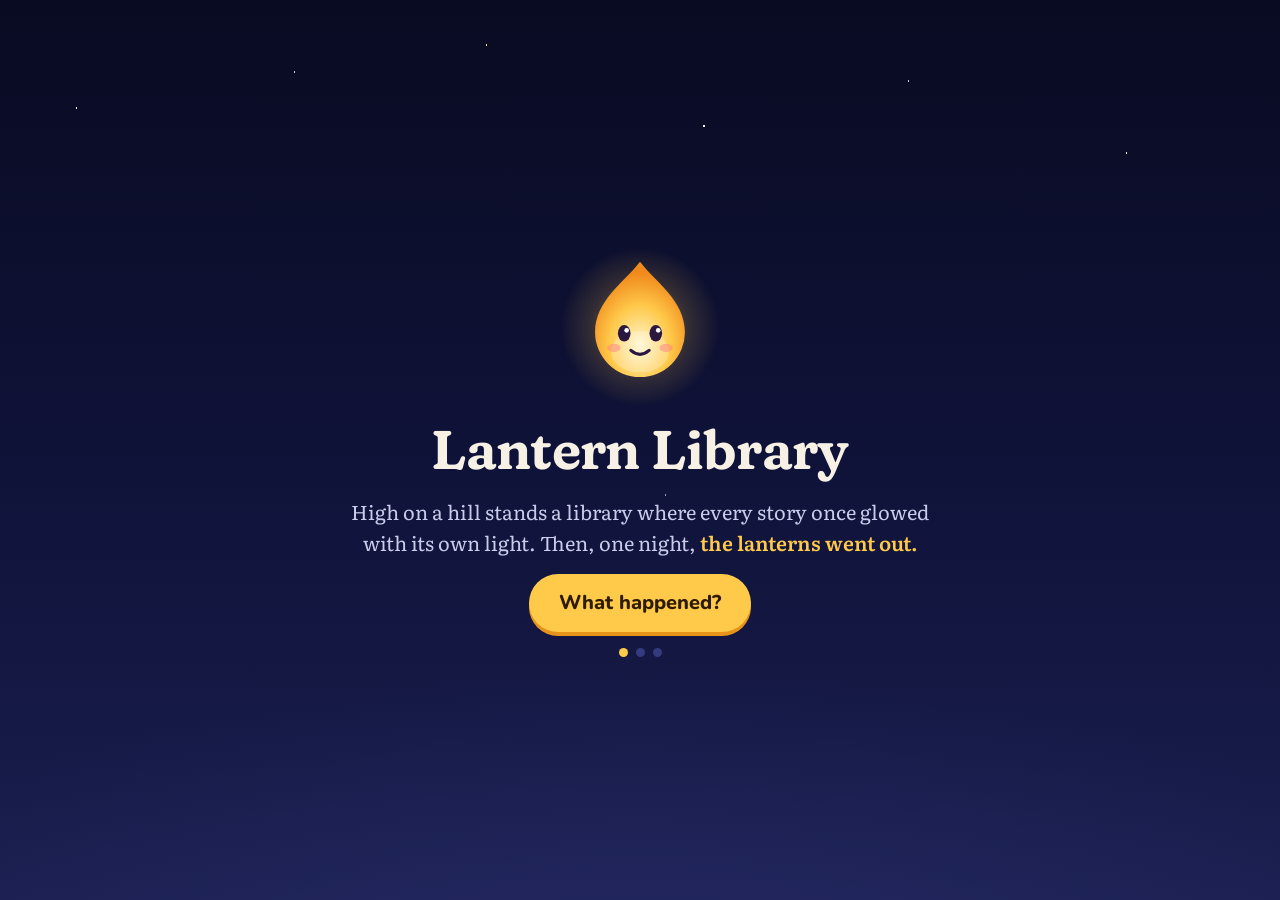
<file: lantern-library/index.html>
<!doctype html>
<html lang="en">
<head>
<meta charset="utf-8">
<meta name="viewport" content="width=device-width, initial-scale=1, viewport-fit=cover">
<title>Lantern Library</title>
<meta name="description" content="A reading game: understand the story, light its lantern.">
<meta name="robots" content="noindex, nofollow">
<meta name="apple-mobile-web-app-capable" content="yes">
<meta name="mobile-web-app-capable" content="yes">
<meta name="apple-mobile-web-app-status-bar-style" content="black-translucent">
<meta name="apple-mobile-web-app-title" content="Lantern Library">
<meta name="theme-color" content="#090b22">
<meta name="format-detection" content="telephone=no">
<link rel="manifest" href="manifest.json">
<link rel="apple-touch-icon" href="icons/apple-touch-icon.png">
<link rel="icon" type="image/png" sizes="192x192" href="icons/icon-192.png">
<link rel="preload" href="fonts/nunito.woff2" as="font" type="font/woff2" crossorigin>
<link rel="preload" href="fonts/fraunces-soft.woff2" as="font" type="font/woff2" crossorigin>
<link rel="preload" href="fonts/literata.woff2" as="font" type="font/woff2" crossorigin>
<style>
  /* Keeps the game clear of the status bar and home indicator when it runs
     full screen from the Home Screen. */
  :root { padding: env(safe-area-inset-top, 0px) 0 env(safe-area-inset-bottom, 0px); }
  body { margin: 0; }
  img { max-width: 100%; }
  [hidden] { display: none !important; }
</style>
<link rel="stylesheet" href="css/fonts.css">
<link rel="stylesheet" href="css/app.css">
</head>
<body>
<div id="app" class="app">
  <div class="screen welcome"><div class="welcome-inner"><h1 class="display">Lantern Library</h1><p class="welcome-text">Lighting the lanterns…</p><noscript><p class="welcome-text">This game needs JavaScript turned on.</p></noscript></div></div>
</div>
<script type="module" src="js/main.js"></script>
</body>
</html>
</file>
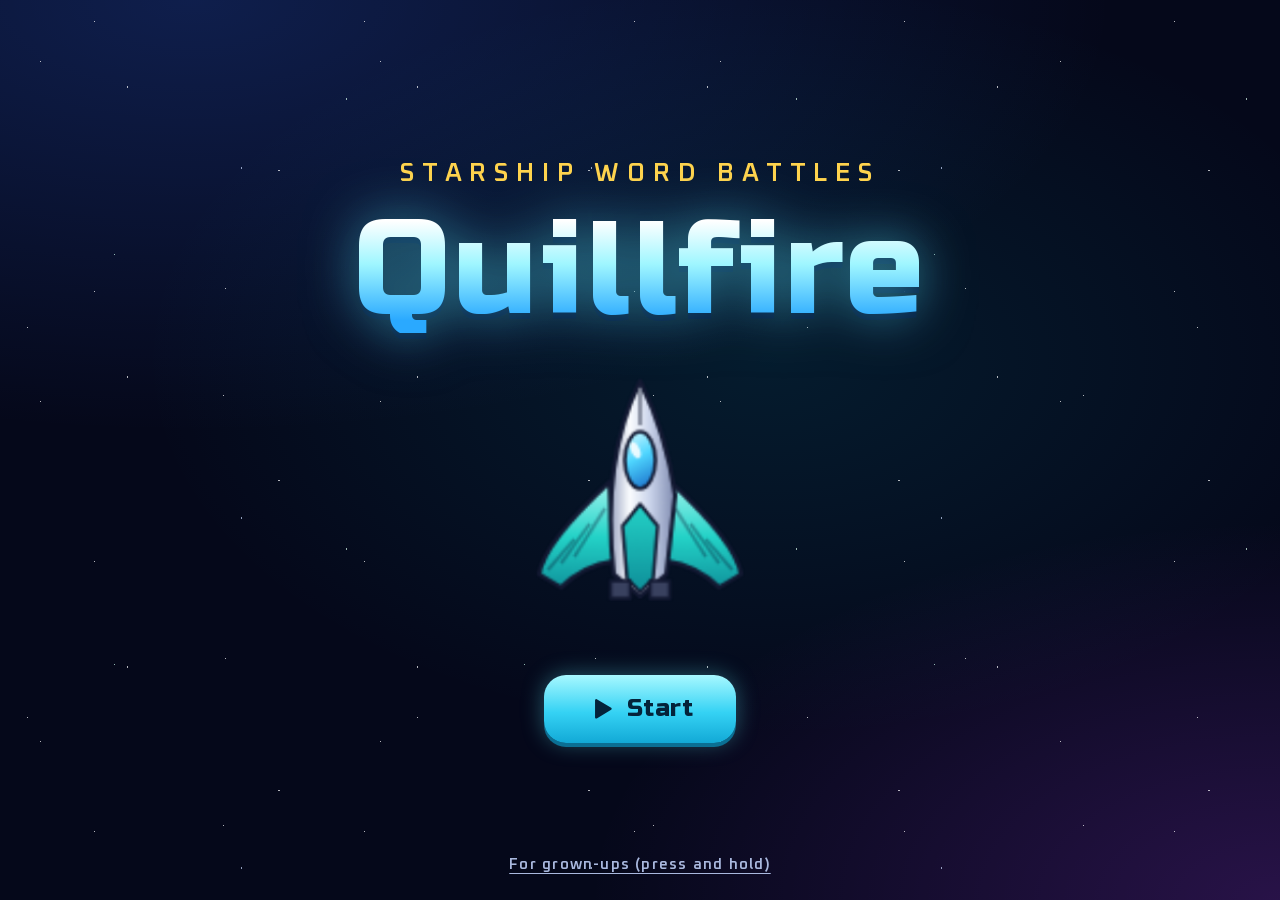
<file: quillfire/index.html>
<!doctype html>
<html lang="en">
<head>
<meta charset="utf-8">
<meta name="viewport" content="width=device-width, initial-scale=1, maximum-scale=1, user-scalable=no, viewport-fit=cover">
<title>Quillfire</title>
<meta name="description" content="Starship word battles: fly the Quillfire and win back the galaxy's words.">
<meta name="robots" content="noindex, nofollow">
<meta name="apple-mobile-web-app-capable" content="yes">
<meta name="mobile-web-app-capable" content="yes">
<meta name="apple-mobile-web-app-status-bar-style" content="black-translucent">
<meta name="apple-mobile-web-app-title" content="Quillfire">
<meta name="theme-color" content="#05081a">
<meta name="format-detection" content="telephone=no">
<link rel="manifest" href="manifest.json">
<link rel="apple-touch-icon" href="icons/apple-touch-icon.png">
<link rel="icon" type="image/png" sizes="192x192" href="icons/icon-192.png">
<link rel="preload" href="fonts/atkinson-next.woff2" as="font" type="font/woff2" crossorigin>
<link rel="preload" href="fonts/russo-one.woff2" as="font" type="font/woff2" crossorigin>
<link rel="preload" href="fonts/oxanium.woff2" as="font" type="font/woff2" crossorigin>
<style>
  html, body { margin: 0; height: 100%; background: #05081a; color: #eef4ff; }
  .boot { position: fixed; inset: 0; display: grid; place-items: center; font: 700 22px system-ui, sans-serif; letter-spacing: 0.2em; }
</style>
<link rel="stylesheet" href="css/fonts.css">
<link rel="stylesheet" href="css/app.css">
</head>
<body>
<div id="app" class="app">
  <div class="boot">QUILLFIRE<noscript><br>This game needs JavaScript turned on.</noscript></div>
</div>
<script type="module" src="js/main.js"></script>
</body>
</html>
</file>
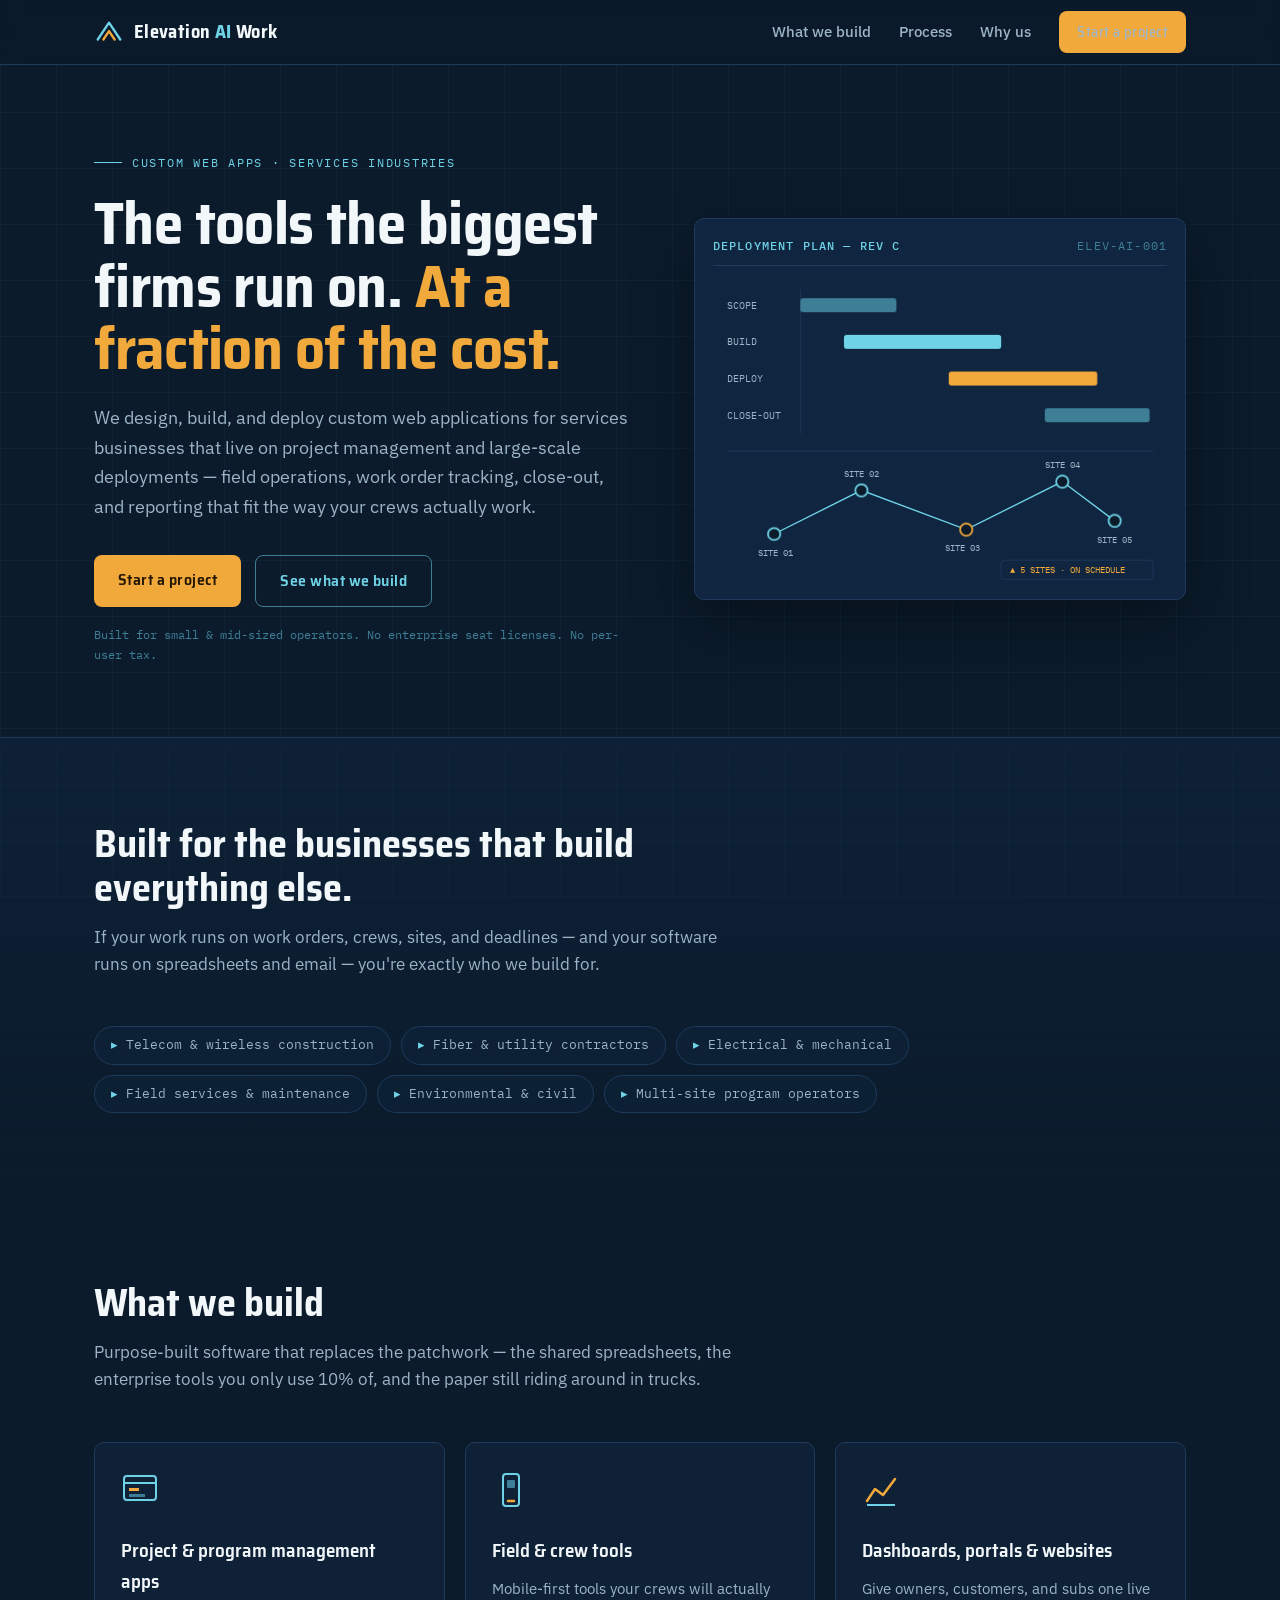
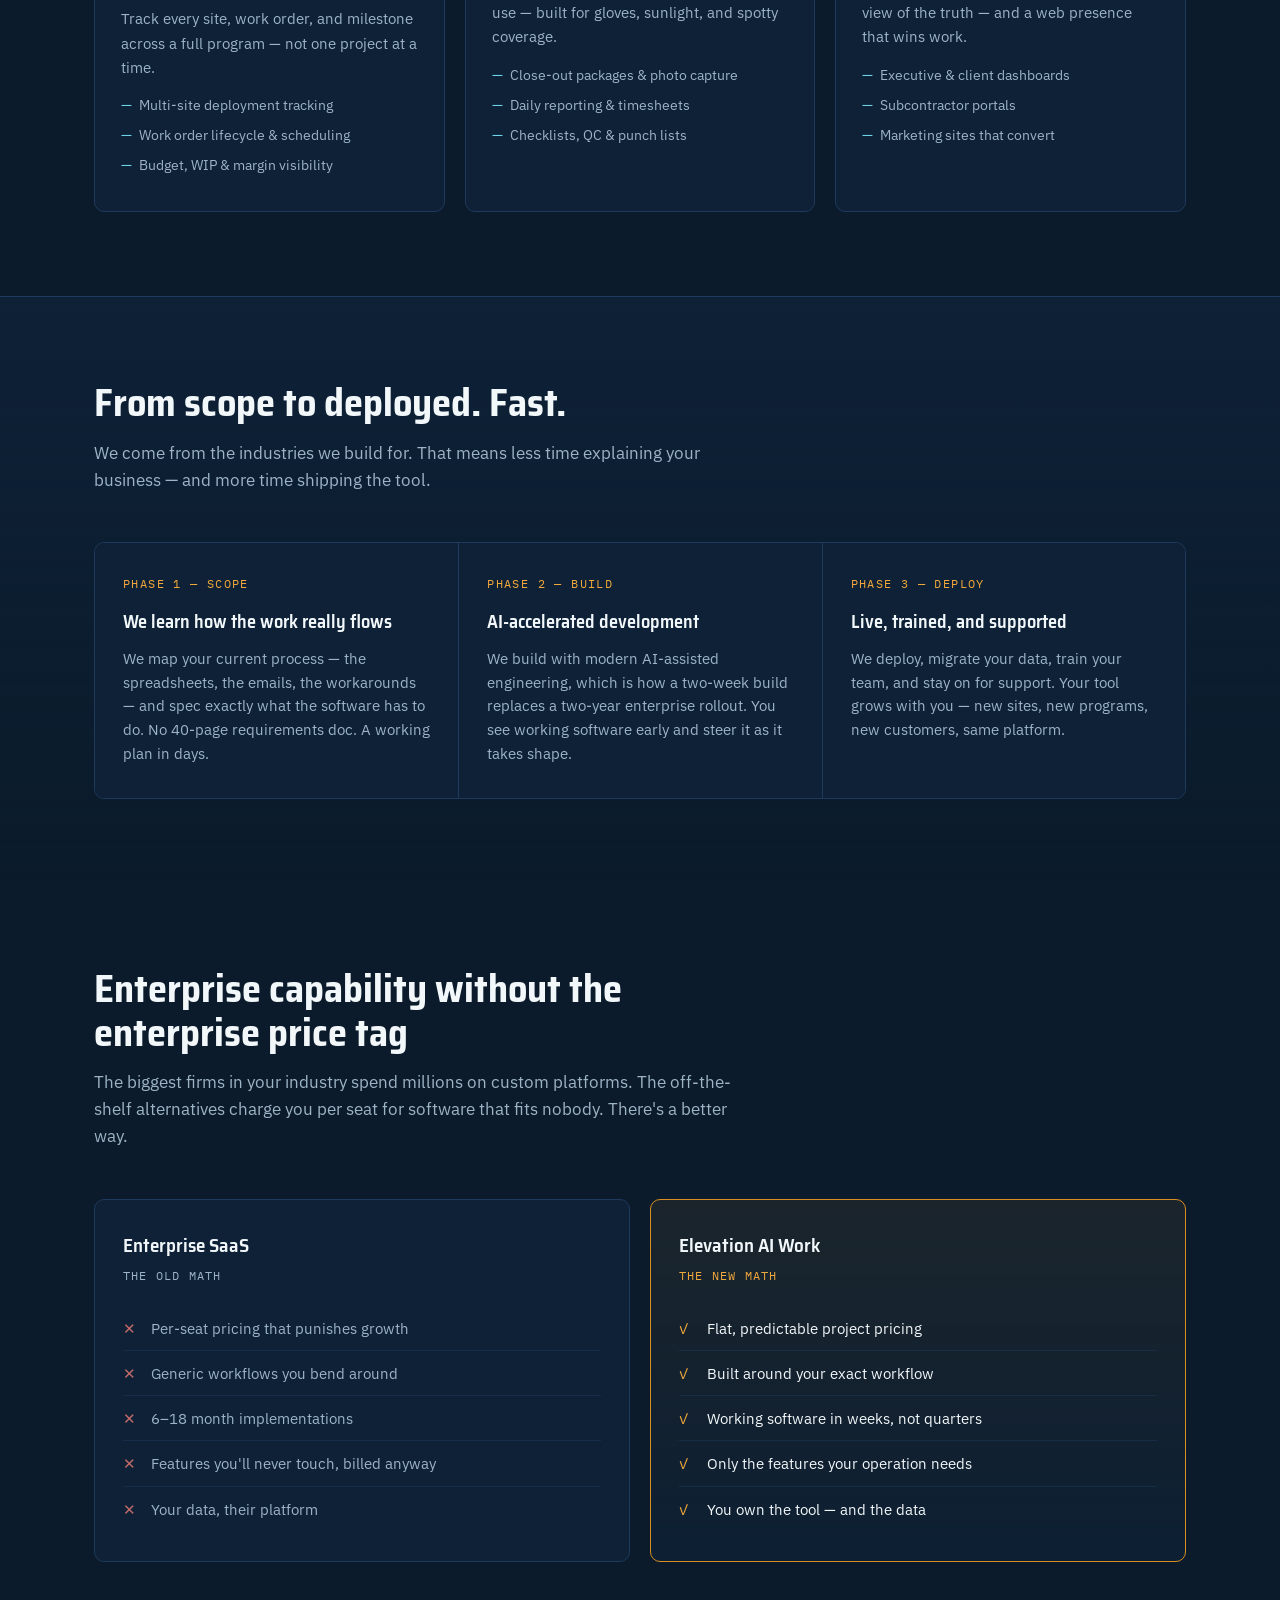
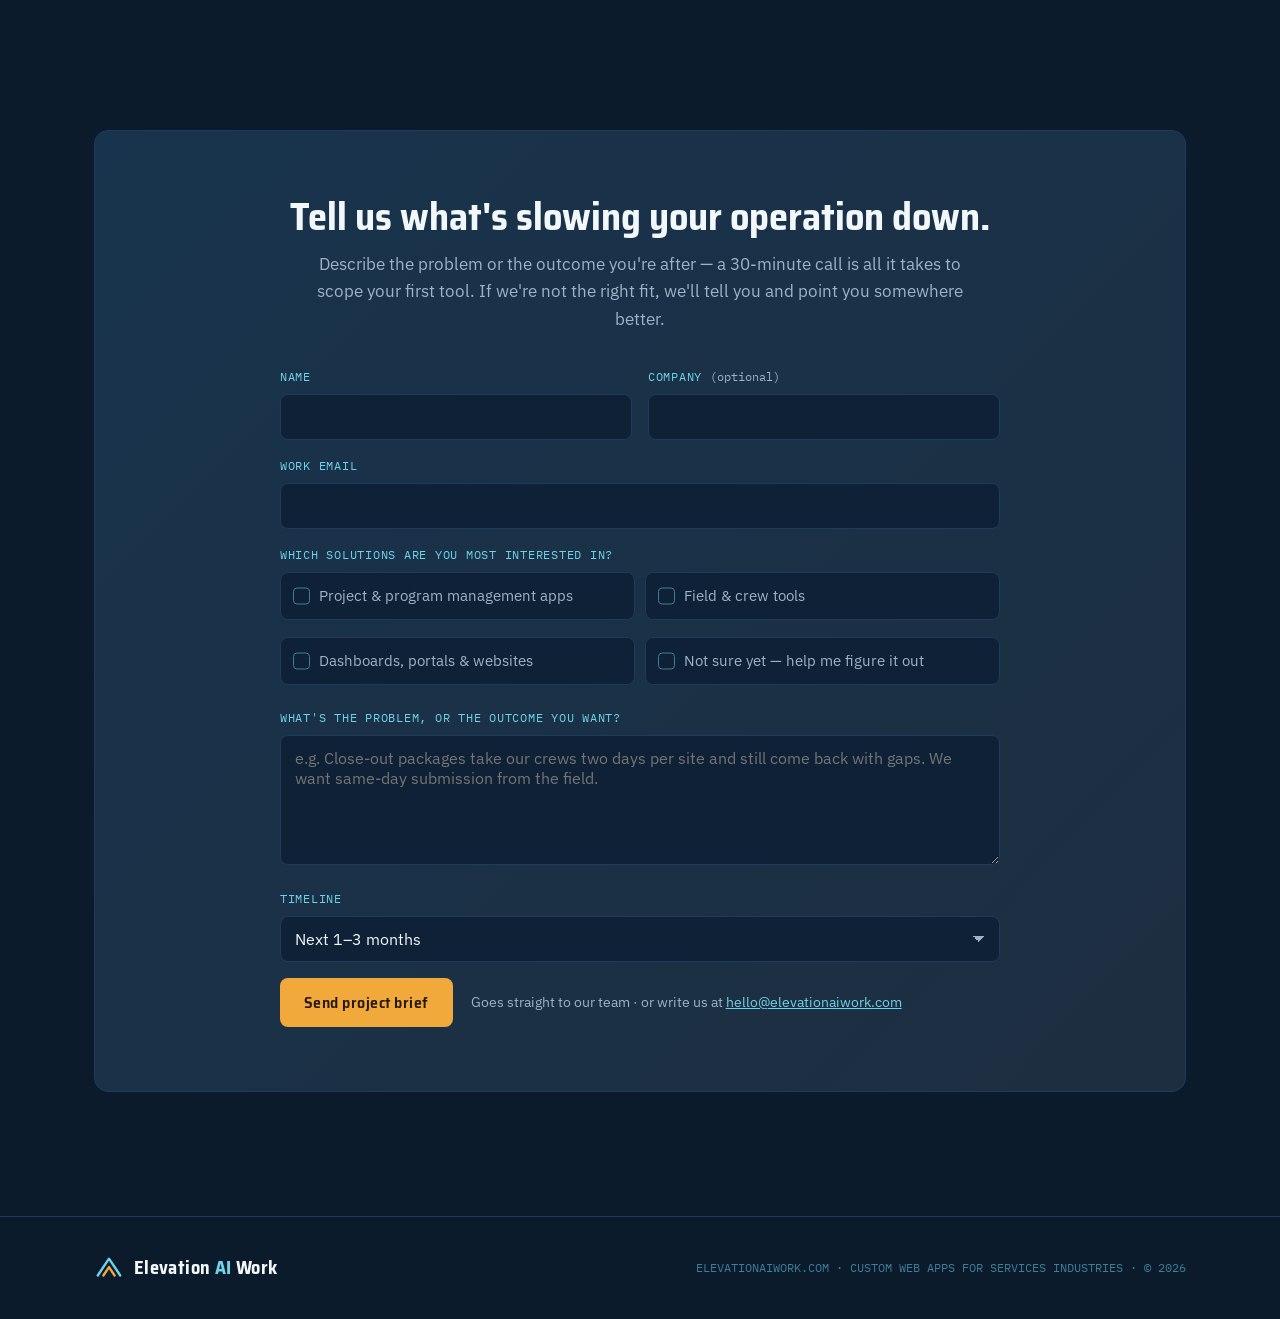
<file: site/index.html>
<!DOCTYPE html>
<html lang="en">
<head>
<meta charset="UTF-8">
<meta name="viewport" content="width=device-width, initial-scale=1.0">
<title>Elevation AI Work — Enterprise-grade ops software for services businesses</title>
<meta name="description" content="Custom web apps and deployment platforms for services industries. The tools the largest firms run on — built for small and mid-sized businesses at a fraction of the cost.">
<meta property="og:title" content="Elevation AI Work">
<meta property="og:description" content="Enterprise-grade ops software for services businesses — the tools the biggest firms run on, at a fraction of the cost.">
<meta property="og:type" content="website">
<meta property="og:url" content="https://elevationaiwork.com/">
<meta property="og:image" content="https://elevationaiwork.com/assets/og.png">
<meta property="og:image:width" content="1200">
<meta property="og:image:height" content="630">
<meta property="og:image:alt" content="Elevation AI Work — Enterprise-grade ops software for services businesses">
<meta name="twitter:card" content="summary_large_image">
<meta name="twitter:title" content="Elevation AI Work">
<meta name="twitter:description" content="Enterprise-grade ops software for services businesses — the tools the biggest firms run on, at a fraction of the cost.">
<meta name="twitter:image" content="https://elevationaiwork.com/assets/og.png">
<link rel="canonical" href="https://elevationaiwork.com/">
<link rel="icon" href="assets/logo.svg" type="image/svg+xml">
<link rel="preconnect" href="https://fonts.googleapis.com">
<link rel="preconnect" href="https://fonts.gstatic.com" crossorigin>
<link href="https://fonts.googleapis.com/css2?family=Saira+SemiCondensed:wght@500;600;700&family=IBM+Plex+Sans:wght@400;500;600&family=IBM+Plex+Mono:wght@400;500&display=swap" rel="stylesheet">
<style>
:root{
  --ink:#0B1B2B;
  --panel:#102640;
  --panel-2:#0E2136;
  --line:#1E3A5C;
  --draft:#6FD3E8;
  --draft-dim:#3E7E96;
  --paper:#F2F7FA;
  --muted:#9DB4C6;
  --amber:#F2A93B;
  --amber-deep:#D98F1F;
  --radius:10px;
  --disp:'Saira SemiCondensed',sans-serif;
  --body:'IBM Plex Sans',sans-serif;
  --mono:'IBM Plex Mono',monospace;
}
*{margin:0;padding:0;box-sizing:border-box}
html{scroll-behavior:smooth}
body{
  background:var(--ink);
  color:var(--paper);
  font-family:var(--body);
  font-size:17px;
  line-height:1.6;
  -webkit-font-smoothing:antialiased;
  overflow-x:hidden;
}
/* blueprint grid backdrop */
body::before{
  content:"";
  position:fixed;inset:0;z-index:0;pointer-events:none;
  background-image:
    linear-gradient(rgba(111,211,232,.045) 1px, transparent 1px),
    linear-gradient(90deg, rgba(111,211,232,.045) 1px, transparent 1px);
  background-size:56px 56px;
}
main,header,footer{position:relative;z-index:1}
.wrap{max-width:1140px;margin:0 auto;padding:0 24px}

/* ---------- nav ---------- */
nav{
  position:sticky;top:0;z-index:50;
  background:rgba(11,27,43,.85);
  backdrop-filter:blur(10px);
  border-bottom:1px solid var(--line);
}
.nav-inner{display:flex;align-items:center;justify-content:space-between;height:64px}
.logo{display:flex;align-items:center;gap:10px;text-decoration:none;color:var(--paper)}
.logo-mark{width:30px;height:30px;flex:0 0 auto}
.logo-word{font-family:var(--disp);font-weight:700;font-size:1.15rem;letter-spacing:.02em}
.logo-word span{color:var(--draft)}
.nav-links{display:flex;gap:28px;align-items:center}
.nav-links a{color:var(--muted);text-decoration:none;font-size:.92rem;font-weight:500;transition:color .15s}
.nav-links a:hover,.nav-links a:focus-visible{color:var(--paper)}
.btn{
  display:inline-block;font-family:var(--disp);font-weight:600;font-size:1rem;
  letter-spacing:.03em;text-decoration:none;border-radius:8px;
  padding:12px 24px;transition:transform .15s, box-shadow .15s, background .15s;
  cursor:pointer;border:none;
}
.btn-amber{background:var(--amber);color:#231602}
.btn-amber:hover,.btn-amber:focus-visible{background:#FFBE55;transform:translateY(-1px);box-shadow:0 8px 24px rgba(242,169,59,.25)}
.btn-ghost{border:1px solid var(--draft-dim);color:var(--draft);background:transparent}
.btn-ghost:hover,.btn-ghost:focus-visible{border-color:var(--draft);background:rgba(111,211,232,.06)}
.btn-sm{padding:9px 18px;font-size:.9rem}
a:focus-visible,button:focus-visible{outline:2px solid var(--draft);outline-offset:3px}

/* ---------- hero ---------- */
.hero{padding:88px 0 72px}
.hero-grid{display:grid;grid-template-columns:1.05fr .95fr;gap:56px;align-items:center}
.eyebrow{
  font-family:var(--mono);font-size:.78rem;letter-spacing:.14em;
  text-transform:uppercase;color:var(--draft);
  display:flex;align-items:center;gap:10px;margin-bottom:20px;
}
.eyebrow::before{content:"";width:28px;height:1px;background:var(--draft)}
h1{
  font-family:var(--disp);font-weight:700;
  font-size:clamp(2.4rem,5vw,3.7rem);
  line-height:1.06;letter-spacing:-.01em;margin-bottom:22px;
}
h1 em{font-style:normal;color:var(--amber)}
.lede{font-size:1.15rem;color:var(--muted);max-width:34em;margin-bottom:34px}
.hero-ctas{display:flex;gap:14px;flex-wrap:wrap}
.hero-note{font-family:var(--mono);font-size:.78rem;color:var(--draft-dim);margin-top:18px}

/* hero schematic */
.schematic{
  background:var(--panel);
  border:1px solid var(--line);
  border-radius:var(--radius);
  padding:18px 18px 12px;
  box-shadow:0 24px 60px rgba(0,0,0,.35);
}
.schematic-head{
  display:flex;justify-content:space-between;align-items:center;
  font-family:var(--mono);font-size:.72rem;letter-spacing:.1em;
  color:var(--draft-dim);text-transform:uppercase;
  border-bottom:1px solid var(--line);padding-bottom:10px;margin-bottom:6px;
}
.schematic-head b{color:var(--draft);font-weight:500}
.schematic svg{width:100%;height:auto;display:block}
.draw{stroke-dasharray:1200;stroke-dashoffset:1200;animation:draw 2.4s ease forwards}
.draw.d2{animation-delay:.5s}
.draw.d3{animation-delay:1s}
.fade-in{opacity:0;animation:fadein .8s ease forwards}
.fade-in.f1{animation-delay:1.2s}.fade-in.f2{animation-delay:1.6s}.fade-in.f3{animation-delay:2s}.fade-in.f4{animation-delay:2.4s}
@keyframes draw{to{stroke-dashoffset:0}}
@keyframes fadein{to{opacity:1}}

/* ---------- section scaffolding ---------- */
section{padding:84px 0}
.sec-head{max-width:640px;margin-bottom:48px}
h2{
  font-family:var(--disp);font-weight:700;
  font-size:clamp(1.7rem,3.4vw,2.4rem);line-height:1.15;margin-bottom:14px;
}
.sec-head p{color:var(--muted)}
.alt{background:linear-gradient(180deg, rgba(16,38,64,.55), rgba(16,38,64,0));border-top:1px solid var(--line)}

/* ---------- industries ---------- */
.chip-row{display:flex;flex-wrap:wrap;gap:10px;margin-top:28px}
.chip{
  font-family:var(--mono);font-size:.8rem;color:var(--muted);
  border:1px solid var(--line);border-radius:999px;padding:8px 16px;
  background:rgba(16,38,64,.4);
}
.chip b{color:var(--draft);font-weight:500}

/* ---------- build cards ---------- */
.cards{display:grid;grid-template-columns:repeat(3,1fr);gap:20px}
.card{
  background:var(--panel-2);border:1px solid var(--line);
  border-radius:var(--radius);padding:28px 26px;
  transition:border-color .2s, transform .2s;
}
.card:hover{border-color:var(--draft-dim);transform:translateY(-3px)}
.card-icon{width:38px;height:38px;margin-bottom:18px}
.card h3{font-family:var(--disp);font-weight:600;font-size:1.2rem;margin-bottom:10px}
.card p{color:var(--muted);font-size:.95rem}
.card ul{list-style:none;margin-top:14px}
.card li{
  color:var(--muted);font-size:.9rem;padding-left:18px;position:relative;margin-bottom:7px;
}
.card li::before{content:"—";position:absolute;left:0;color:var(--draft)}

/* ---------- process ---------- */
.steps{display:grid;grid-template-columns:repeat(3,1fr);gap:0;border:1px solid var(--line);border-radius:var(--radius);overflow:hidden}
.step{padding:32px 28px;background:var(--panel-2)}
.step + .step{border-left:1px solid var(--line)}
.step-tag{
  font-family:var(--mono);font-size:.72rem;letter-spacing:.12em;text-transform:uppercase;
  color:var(--amber);margin-bottom:14px;display:block;
}
.step h3{font-family:var(--disp);font-weight:600;font-size:1.15rem;margin-bottom:10px}
.step p{color:var(--muted);font-size:.93rem}

/* ---------- comparison ---------- */
.compare{
  display:grid;grid-template-columns:1fr 1fr;gap:20px;
}
.compare-col{
  border:1px solid var(--line);border-radius:var(--radius);
  padding:30px 28px;background:var(--panel-2);
}
.compare-col.win{border-color:var(--amber-deep);background:linear-gradient(180deg, rgba(242,169,59,.07), rgba(16,38,64,.4))}
.compare-col h3{font-family:var(--disp);font-size:1.2rem;font-weight:600;margin-bottom:6px}
.compare-col .sub{font-family:var(--mono);font-size:.75rem;letter-spacing:.1em;text-transform:uppercase;color:var(--muted);margin-bottom:20px}
.compare-col.win .sub{color:var(--amber)}
.compare-col ul{list-style:none}
.compare-col li{padding:10px 0 10px 28px;position:relative;color:var(--muted);font-size:.95rem;border-bottom:1px solid rgba(30,58,92,.5)}
.compare-col li:last-child{border-bottom:none}
.compare-col li::before{position:absolute;left:0;font-family:var(--mono)}
.compare-col.lose li::before{content:"✕";color:#C46A6A}
.compare-col.win li::before{content:"✓";color:var(--amber)}
.compare-col.win li{color:var(--paper)}

/* ---------- CTA ---------- */
.cta-band{
  border:1px solid var(--line);border-radius:14px;
  background:
    linear-gradient(135deg, rgba(111,211,232,.08), rgba(242,169,59,.06)),
    var(--panel);
  padding:64px 48px;text-align:center;
}
.cta-band h2{margin-bottom:12px}
/* ---------- intake form ---------- */
.intake{max-width:720px;margin:34px auto 0;text-align:left}
.intake .row{display:grid;grid-template-columns:1fr 1fr;gap:16px}
.field{margin-bottom:16px}
.field label{display:block;font-family:var(--mono);font-size:.78rem;letter-spacing:.06em;text-transform:uppercase;color:var(--draft);margin-bottom:7px}
.field label .opt{color:var(--muted);text-transform:none;letter-spacing:0}
.field input,.field select,.field textarea{
  width:100%;background:var(--panel-2);border:1px solid var(--line);border-radius:8px;
  color:var(--paper);font-family:var(--body);font-size:1rem;padding:12px 14px;
  transition:border-color .15s, box-shadow .15s;
}
.field input:focus,.field select:focus,.field textarea:focus{
  outline:none;border-color:var(--draft);box-shadow:0 0 0 3px rgba(111,211,232,.15);
}
.field textarea{min-height:130px;resize:vertical}
.field select{appearance:none;-webkit-appearance:none;background-image:linear-gradient(45deg,transparent 50%,var(--muted) 50%),linear-gradient(135deg,var(--muted) 50%,transparent 50%);background-position:calc(100% - 20px) 50%,calc(100% - 14px) 50%;background-size:6px 6px;background-repeat:no-repeat}
.choices{display:grid;grid-template-columns:1fr 1fr;gap:10px}
.choice{position:relative}
.choice input{position:absolute;opacity:0;inset:0;cursor:pointer}
.choice span{
  font-family:var(--body);text-transform:none;letter-spacing:0;
  display:block;border:1px solid var(--line);border-radius:8px;background:var(--panel-2);
  padding:11px 14px 11px 38px;font-size:.94rem;color:var(--muted);cursor:pointer;
  transition:border-color .15s,color .15s,background .15s;
}
.choice span::before{
  content:"";position:absolute;left:13px;top:50%;transform:translateY(-50%);
  width:15px;height:15px;border:1.5px solid var(--draft-dim);border-radius:4px;transition:all .15s;
}
.choice input:checked + span{border-color:var(--draft);color:var(--paper);background:rgba(111,211,232,.07)}
.choice input:checked + span::before{background:var(--amber);border-color:var(--amber);box-shadow:inset 0 0 0 3px var(--panel-2)}
.choice input:focus-visible + span{box-shadow:0 0 0 3px rgba(111,211,232,.25)}
.intake .actions{display:flex;align-items:center;gap:18px;flex-wrap:wrap;margin-top:6px}
.form-note{font-size:.85rem;color:var(--muted)}
.form-note a{color:var(--draft)}
.form-status{display:none;margin-top:14px;font-size:.92rem;border:1px solid var(--line);border-left:3px solid var(--amber);border-radius:8px;background:var(--panel-2);padding:12px 16px;color:var(--paper)}
.form-status.show{display:block}
.form-status button{background:none;border:none;color:var(--draft);font:inherit;cursor:pointer;text-decoration:underline;padding:0}
@media (max-width:640px){.intake .row,.choices{grid-template-columns:1fr}}
.cta-band p{color:var(--muted);max-width:38em;margin:0 auto 30px}

/* ---------- footer ---------- */
footer{border-top:1px solid var(--line);padding:36px 0;margin-top:40px}
.foot{display:flex;justify-content:space-between;align-items:center;gap:20px;flex-wrap:wrap}
.foot small{color:var(--draft-dim);font-family:var(--mono);font-size:.75rem}

/* ---------- reveal on scroll ---------- */
.reveal{opacity:0;transform:translateY(18px);transition:opacity .6s ease, transform .6s ease}
.reveal.on{opacity:1;transform:none}

@media (prefers-reduced-motion: reduce){
  html{scroll-behavior:auto}
  .draw{animation:none;stroke-dashoffset:0}
  .fade-in{animation:none;opacity:1}
  .reveal{opacity:1;transform:none;transition:none}
}
@media (max-width: 900px){
  .hero-grid{grid-template-columns:1fr;gap:40px}
  .cards{grid-template-columns:1fr}
  .steps{grid-template-columns:1fr}
  .step + .step{border-left:none;border-top:1px solid var(--line)}
  .compare{grid-template-columns:1fr}
  .nav-links a:not(.btn){display:none}
  section{padding:60px 0}
  .cta-band{padding:44px 24px}
}
</style>
</head>
<body>

<nav>
  <div class="wrap nav-inner">
    <a class="logo" href="#top" aria-label="Elevation AI Work home">
      <svg class="logo-mark" viewBox="0 0 32 32" fill="none" aria-hidden="true">
        <path d="M4 24 L16 6 L28 24" stroke="#6FD3E8" stroke-width="2.5" stroke-linecap="round" stroke-linejoin="round"/>
        <path d="M10 24 L16 15 L22 24" stroke="#F2A93B" stroke-width="2.5" stroke-linecap="round" stroke-linejoin="round"/>
      </svg>
      <span class="logo-word">Elevation <span>AI</span> Work</span>
    </a>
    <div class="nav-links">
      <a href="#build">What we build</a>
      <a href="#process">Process</a>
      <a href="#why">Why us</a>
      <a href="#contact" class="btn btn-amber btn-sm">Start a project</a>
    </div>
  </div>
</nav>

<main id="top">

<!-- ============ HERO ============ -->
<header class="hero">
  <div class="wrap hero-grid">
    <div>
      <span class="eyebrow">Custom web apps · Services industries</span>
      <h1>The tools the biggest firms run on. <em>At a fraction of the cost.</em></h1>
      <p class="lede">We design, build, and deploy custom web applications for services businesses that live on project management and large-scale deployments — field operations, work order tracking, close-out, and reporting that fit the way your crews actually work.</p>
      <div class="hero-ctas">
        <a class="btn btn-amber" href="#contact">Start a project</a>
        <a class="btn btn-ghost" href="#build">See what we build</a>
      </div>
      <p class="hero-note">Built for small &amp; mid-sized operators. No enterprise seat licenses. No per-user tax.</p>
    </div>

    <figure class="schematic" aria-label="Deployment program schematic">
      <div class="schematic-head"><b>DEPLOYMENT PLAN — REV C</b><span>ELEV-AI-001</span></div>
      <svg viewBox="0 0 520 360" fill="none" role="img" aria-hidden="true">
        <!-- gantt bars -->
        <g font-family="'IBM Plex Mono',monospace" font-size="11" fill="#9DB4C6">
          <text x="16" y="42">SCOPE</text>
          <text x="16" y="84">BUILD</text>
          <text x="16" y="126">DEPLOY</text>
          <text x="16" y="168">CLOSE-OUT</text>
        </g>
        <line class="draw" x1="100" y1="20" x2="100" y2="185" stroke="#1E3A5C" stroke-width="1"/>
        <rect class="fade-in f1" x="100" y="30" width="110" height="16" rx="3" fill="#3E7E96"/>
        <rect class="fade-in f2" x="150" y="72" width="180" height="16" rx="3" fill="#6FD3E8"/>
        <rect class="fade-in f3" x="270" y="114" width="170" height="16" rx="3" fill="#F2A93B"/>
        <rect class="fade-in f4" x="380" y="156" width="120" height="16" rx="3" fill="#3E7E96"/>
        <!-- divider -->
        <line class="draw d2" x1="16" y1="205" x2="504" y2="205" stroke="#1E3A5C" stroke-width="1"/>
        <!-- site network -->
        <g class="draw d2" stroke="#6FD3E8" stroke-width="1.5">
          <path d="M70 300 L170 250 L290 295 L400 240 L460 285"/>
        </g>
        <g class="fade-in f2">
          <circle cx="70" cy="300" r="7" fill="#0B1B2B" stroke="#6FD3E8" stroke-width="2"/>
          <circle cx="170" cy="250" r="7" fill="#0B1B2B" stroke="#6FD3E8" stroke-width="2"/>
          <circle cx="290" cy="295" r="7" fill="#0B1B2B" stroke="#F2A93B" stroke-width="2"/>
          <circle cx="400" cy="240" r="7" fill="#0B1B2B" stroke="#6FD3E8" stroke-width="2"/>
          <circle cx="460" cy="285" r="7" fill="#0B1B2B" stroke="#6FD3E8" stroke-width="2"/>
        </g>
        <g class="fade-in f3" font-family="'IBM Plex Mono',monospace" font-size="10" fill="#9DB4C6">
          <text x="52" y="325">SITE 01</text>
          <text x="150" y="235">SITE 02</text>
          <text x="266" y="320">SITE 03</text>
          <text x="380" y="225">SITE 04</text>
          <text x="440" y="310">SITE 05</text>
        </g>
        <g class="fade-in f4" font-family="'IBM Plex Mono',monospace" font-size="10">
          <rect x="330" y="330" width="174" height="22" rx="4" fill="#102640" stroke="#1E3A5C"/>
          <text x="340" y="345" fill="#F2A93B">▲ 5 SITES · ON SCHEDULE</text>
        </g>
      </svg>
    </figure>
  </div>
</header>

<!-- ============ INDUSTRIES ============ -->
<section class="alt reveal" id="industries">
  <div class="wrap">
    <div class="sec-head">
      <h2>Built for the businesses that build everything else.</h2>
      <p>If your work runs on work orders, crews, sites, and deadlines — and your software runs on spreadsheets and email — you're exactly who we build for.</p>
    </div>
    <div class="chip-row">
      <span class="chip"><b>▸</b> Telecom &amp; wireless construction</span>
      <span class="chip"><b>▸</b> Fiber &amp; utility contractors</span>
      <span class="chip"><b>▸</b> Electrical &amp; mechanical</span>
      <span class="chip"><b>▸</b> Field services &amp; maintenance</span>
      <span class="chip"><b>▸</b> Environmental &amp; civil</span>
      <span class="chip"><b>▸</b> Multi-site program operators</span>
    </div>
  </div>
</section>

<!-- ============ WHAT WE BUILD ============ -->
<section id="build" class="reveal">
  <div class="wrap">
    <div class="sec-head">
      <h2>What we build</h2>
      <p>Purpose-built software that replaces the patchwork — the shared spreadsheets, the enterprise tools you only use 10% of, and the paper still riding around in trucks.</p>
    </div>
    <div class="cards">
      <div class="card">
        <svg class="card-icon" viewBox="0 0 38 38" fill="none" aria-hidden="true"><rect x="3" y="5" width="32" height="24" rx="3" stroke="#6FD3E8" stroke-width="2"/><line x1="3" y1="12" x2="35" y2="12" stroke="#6FD3E8" stroke-width="2"/><rect x="8" y="17" width="10" height="3" fill="#F2A93B"/><rect x="8" y="23" width="16" height="3" fill="#3E7E96"/></svg>
        <h3>Project &amp; program management apps</h3>
        <p>Track every site, work order, and milestone across a full program — not one project at a time.</p>
        <ul>
          <li>Multi-site deployment tracking</li>
          <li>Work order lifecycle &amp; scheduling</li>
          <li>Budget, WIP &amp; margin visibility</li>
        </ul>
      </div>
      <div class="card">
        <svg class="card-icon" viewBox="0 0 38 38" fill="none" aria-hidden="true"><rect x="11" y="3" width="16" height="32" rx="3" stroke="#6FD3E8" stroke-width="2"/><line x1="16" y1="30" x2="22" y2="30" stroke="#F2A93B" stroke-width="2.5" stroke-linecap="round"/><rect x="15" y="9" width="8" height="8" rx="1" fill="#3E7E96"/></svg>
        <h3>Field &amp; crew tools</h3>
        <p>Mobile-first tools your crews will actually use — built for gloves, sunlight, and spotty coverage.</p>
        <ul>
          <li>Close-out packages &amp; photo capture</li>
          <li>Daily reporting &amp; timesheets</li>
          <li>Checklists, QC &amp; punch lists</li>
        </ul>
      </div>
      <div class="card">
        <svg class="card-icon" viewBox="0 0 38 38" fill="none" aria-hidden="true"><path d="M5 30 L13 18 L21 24 L33 8" stroke="#F2A93B" stroke-width="2.5" stroke-linecap="round" stroke-linejoin="round"/><line x1="5" y1="34" x2="33" y2="34" stroke="#6FD3E8" stroke-width="2"/></svg>
        <h3>Dashboards, portals &amp; websites</h3>
        <p>Give owners, customers, and subs one live view of the truth — and a web presence that wins work.</p>
        <ul>
          <li>Executive &amp; client dashboards</li>
          <li>Subcontractor portals</li>
          <li>Marketing sites that convert</li>
        </ul>
      </div>
    </div>
  </div>
</section>

<!-- ============ PROCESS ============ -->
<section id="process" class="alt reveal">
  <div class="wrap">
    <div class="sec-head">
      <h2>From scope to deployed. Fast.</h2>
      <p>We come from the industries we build for. That means less time explaining your business — and more time shipping the tool.</p>
    </div>
    <div class="steps">
      <div class="step">
        <span class="step-tag">Phase 1 — Scope</span>
        <h3>We learn how the work really flows</h3>
        <p>We map your current process — the spreadsheets, the emails, the workarounds — and spec exactly what the software has to do. No 40-page requirements doc. A working plan in days.</p>
      </div>
      <div class="step">
        <span class="step-tag">Phase 2 — Build</span>
        <h3>AI-accelerated development</h3>
        <p>We build with modern AI-assisted engineering, which is how a two-week build replaces a two-year enterprise rollout. You see working software early and steer it as it takes shape.</p>
      </div>
      <div class="step">
        <span class="step-tag">Phase 3 — Deploy</span>
        <h3>Live, trained, and supported</h3>
        <p>We deploy, migrate your data, train your team, and stay on for support. Your tool grows with you — new sites, new programs, new customers, same platform.</p>
      </div>
    </div>
  </div>
</section>

<!-- ============ WHY ============ -->
<section id="why" class="reveal">
  <div class="wrap">
    <div class="sec-head">
      <h2>Enterprise capability without the enterprise price tag</h2>
      <p>The biggest firms in your industry spend millions on custom platforms. The off-the-shelf alternatives charge you per seat for software that fits nobody. There's a better way.</p>
    </div>
    <div class="compare">
      <div class="compare-col lose">
        <h3>Enterprise SaaS</h3>
        <div class="sub">The old math</div>
        <ul>
          <li>Per-seat pricing that punishes growth</li>
          <li>Generic workflows you bend around</li>
          <li>6–18 month implementations</li>
          <li>Features you'll never touch, billed anyway</li>
          <li>Your data, their platform</li>
        </ul>
      </div>
      <div class="compare-col win">
        <h3>Elevation AI Work</h3>
        <div class="sub">The new math</div>
        <ul>
          <li>Flat, predictable project pricing</li>
          <li>Built around your exact workflow</li>
          <li>Working software in weeks, not quarters</li>
          <li>Only the features your operation needs</li>
          <li>You own the tool — and the data</li>
        </ul>
      </div>
    </div>
  </div>
</section>

<!-- ============ CTA ============ -->
<section id="contact" class="reveal">
  <div class="wrap">
    <div class="cta-band">
      <h2>Tell us what's slowing your operation down.</h2>
      <p>Describe the problem or the outcome you're after — a 30-minute call is all it takes to scope your first tool. If we're not the right fit, we'll tell you and point you somewhere better.</p>
      <form class="intake" id="intake" novalidate>
        <div class="row">
          <div class="field">
            <label for="f-name">Name</label>
            <input id="f-name" name="name" type="text" autocomplete="name" required>
          </div>
          <div class="field">
            <label for="f-company">Company <span class="opt">(optional)</span></label>
            <input id="f-company" name="company" type="text" autocomplete="organization">
          </div>
        </div>
        <div class="hp" aria-hidden="true" style="position:absolute;left:-9999px;height:0;overflow:hidden"><label>Website<input type="text" name="website" tabindex="-1" autocomplete="off"></label></div>
        <div class="field">
          <label for="f-email">Work email</label>
          <input id="f-email" name="email" type="email" autocomplete="email" required>
        </div>
        <div class="field">
          <label>Which solutions are you most interested in?</label>
          <div class="choices">
            <label class="choice"><input type="checkbox" name="solution" value="Project &amp; program management apps"><span>Project &amp; program management apps</span></label>
            <label class="choice"><input type="checkbox" name="solution" value="Field &amp; crew tools"><span>Field &amp; crew tools</span></label>
            <label class="choice"><input type="checkbox" name="solution" value="Dashboards, portals &amp; websites"><span>Dashboards, portals &amp; websites</span></label>
            <label class="choice"><input type="checkbox" name="solution" value="Not sure yet"><span>Not sure yet — help me figure it out</span></label>
          </div>
        </div>
        <div class="field">
          <label for="f-problem">What's the problem, or the outcome you want?</label>
          <textarea id="f-problem" name="problem" placeholder="e.g. Close-out packages take our crews two days per site and still come back with gaps. We want same-day submission from the field." required></textarea>
        </div>
        <div class="field">
          <label for="f-timeline">Timeline</label>
          <select id="f-timeline" name="timeline">
            <option>Ready to start now</option>
            <option selected>Next 1&#8211;3 months</option>
            <option>Just exploring</option>
          </select>
        </div>
        <div class="actions">
          <button class="btn btn-amber" type="submit">Send project brief</button>
          <span class="form-note">Goes straight to our team &middot; or write us at <a href="mailto:hello@elevationaiwork.com">hello@elevationaiwork.com</a></span>
        </div>
        <div class="form-status" id="form-status" role="status"></div>
      </form>
    </div>
  </div>
</section>

</main>

<footer>
  <div class="wrap foot">
    <a class="logo" href="#top" aria-label="Elevation AI Work home">
      <svg class="logo-mark" viewBox="0 0 32 32" fill="none" aria-hidden="true">
        <path d="M4 24 L16 6 L28 24" stroke="#6FD3E8" stroke-width="2.5" stroke-linecap="round" stroke-linejoin="round"/>
        <path d="M10 24 L16 15 L22 24" stroke="#F2A93B" stroke-width="2.5" stroke-linecap="round" stroke-linejoin="round"/>
      </svg>
      <span class="logo-word">Elevation <span>AI</span> Work</span>
    </a>
    <small>ELEVATIONAIWORK.COM · CUSTOM WEB APPS FOR SERVICES INDUSTRIES · © 2026</small>
  </div>
</footer>

<script>
// scroll reveal
const obs = new IntersectionObserver((entries)=>{
  entries.forEach(e=>{ if(e.isIntersecting){ e.target.classList.add('on'); obs.unobserve(e.target);} });
},{threshold:.12});
document.querySelectorAll('.reveal').forEach(el=>obs.observe(el));

// intake form -> POST to intake worker (falls back to mailto)
const ENDPOINT='https://intake.elevationaiwork.com/';
const form=document.getElementById('intake');
const status=document.getElementById('form-status');
const submitBtn=form.querySelector('button[type=submit]');
function briefData(fd){
  return {
    name:fd.get('name'), company:fd.get('company'), email:fd.get('email'),
    solutions:fd.getAll('solution'), timeline:fd.get('timeline'),
    problem:fd.get('problem'), website:fd.get('website')||''
  };
}
function mailtoFallback(d){
  const body=['Name: '+d.name,'Company: '+(d.company||'-'),'Email: '+d.email,
    'Interested in: '+(d.solutions.length?d.solutions.join('; '):'-'),
    'Timeline: '+d.timeline,'','Problem / desired outcome:',d.problem].join('\n');
  window.location.href='mailto:hello@elevationaiwork.com?subject='+encodeURIComponent('Project brief \u2014 '+(d.company||d.name))+'&body='+encodeURIComponent(body);
}
form.addEventListener('submit',async e=>{
  e.preventDefault();
  if(!form.reportValidity())return;
  const d=briefData(new FormData(form));
  submitBtn.disabled=true;submitBtn.textContent='Sending\u2026';
  status.classList.remove('show');
  try{
    const r=await fetch(ENDPOINT,{method:'POST',headers:{'Content-Type':'application/json'},body:JSON.stringify(d)});
    if(!r.ok)throw new Error('HTTP '+r.status);
    form.reset();
    submitBtn.textContent='Send project brief';submitBtn.disabled=false;
    status.textContent='Brief received \u2014 thanks, '+d.name.split(' ')[0]+'. We read every one and reply within one business day.';
    status.classList.add('show');
  }catch(err){
    submitBtn.textContent='Send project brief';submitBtn.disabled=false;
    status.innerHTML='Couldn\u2019t reach our server \u2014 opening your email app instead. Or write us directly at hello@elevationaiwork.com.';
    status.classList.add('show');
    mailtoFallback(d);
  }
});
</script>
<!-- Cloudflare Web Analytics (cookie-free) -->
<script defer src="https://static.cloudflareinsights.com/beacon.min.js" data-cf-beacon='{"token": "bd56ec2d668b4f5a9fb798005dfa0ae0"}'></script>
</body>
</html>
</file>
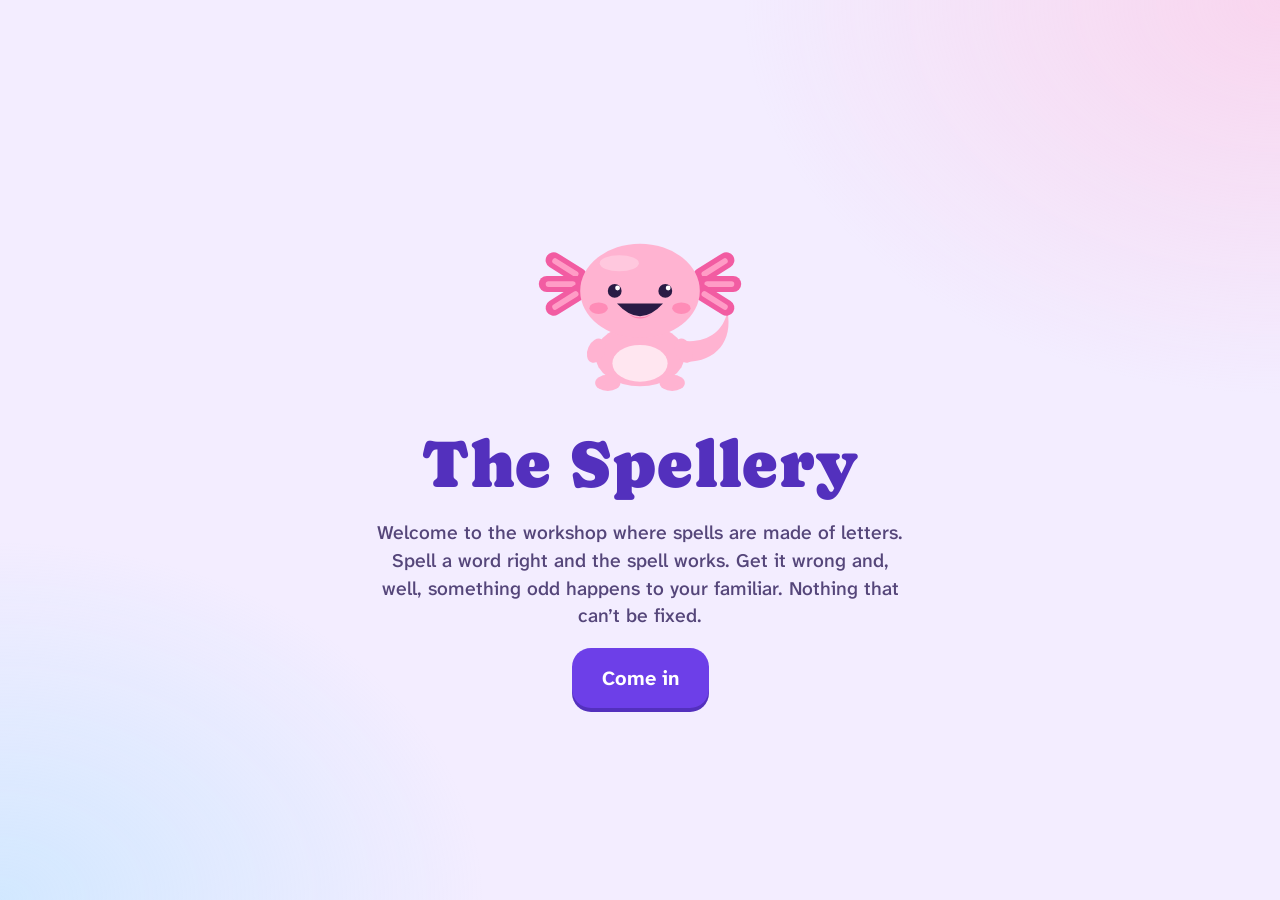
<file: spellery/index.html>
<!doctype html>
<html lang="en">
<head>
<meta charset="utf-8">
<meta name="viewport" content="width=device-width, initial-scale=1, viewport-fit=cover">
<title>The Spellery</title>
<meta name="description" content="A spelling game: every word is a spell. Fill the jars, fix the fizzles.">
<meta name="robots" content="noindex, nofollow">
<meta name="apple-mobile-web-app-capable" content="yes">
<meta name="mobile-web-app-capable" content="yes">
<meta name="apple-mobile-web-app-status-bar-style" content="default">
<meta name="apple-mobile-web-app-title" content="Spellery">
<meta name="theme-color" content="#f3edff">
<meta name="format-detection" content="telephone=no">
<link rel="manifest" href="manifest.json">
<link rel="apple-touch-icon" href="icons/apple-touch-icon.png">
<link rel="icon" type="image/png" sizes="192x192" href="icons/icon-192.png">
<link rel="preload" href="fonts/atkinson-next.woff2" as="font" type="font/woff2" crossorigin>
<link rel="preload" href="fonts/caprasimo.woff2" as="font" type="font/woff2" crossorigin>
<style>
  /* Keeps the game clear of the status bar and home indicator when it runs
     full screen from the Home Screen. */
  :root { padding: env(safe-area-inset-top, 0px) env(safe-area-inset-right, 0px) env(safe-area-inset-bottom, 0px) env(safe-area-inset-left, 0px); }
  body { margin: 0; }
  img { max-width: 100%; }
  [hidden] { display: none !important; }
</style>
<link rel="stylesheet" href="css/fonts.css">
<link rel="stylesheet" href="css/app.css">
</head>
<body>
<div id="app" class="app">
  <div class="screen welcome"><div class="welcome-inner"><h1 class="display welcome-title">The Spellery</h1><p class="welcome-text">Warming the cauldron…</p><noscript><p class="welcome-text">This game needs JavaScript turned on.</p></noscript></div></div>
</div>
<script type="module" src="js/main.js"></script>
</body>
</html>
</file>
<file: lantern-library/css/fonts.css>
/* Self-hosted so the game looks the same offline. All three families are under
   the SIL Open Font License (see fonts/README.md). */
@font-face {
  font-family: "Fraunces";
  src: url("../fonts/fraunces-soft.woff2") format("woff2");
  font-weight: 100 900;
  font-style: normal;
  font-display: swap;
}
@font-face {
  font-family: "Literata";
  src: url("../fonts/literata.woff2") format("woff2");
  font-weight: 200 900;
  font-style: normal;
  font-display: swap;
}
@font-face {
  font-family: "Literata";
  src: url("../fonts/literata-italic.woff2") format("woff2");
  font-weight: 200 900;
  font-style: italic;
  font-display: swap;
}
@font-face {
  font-family: "Nunito";
  src: url("../fonts/nunito.woff2") format("woff2");
  font-weight: 200 1000;
  font-style: normal;
  font-display: swap;
}
</file>
<file: lantern-library/css/app.css>
/* Lantern Library
   Layout idea: a night sky that the reader lights up. Deep indigo ground,
   lantern gold as the one loud color, and all reading done on a lit paper page.
   One committed look (night); the reading page has its own tints. */

:root {
  color-scheme: dark;

  /* night */
  --night-0: #090b22;
  --night-1: #10133a;
  --night-2: #1a1e4e;
  --night-3: #262b66;
  --night-4: #343a80;
  --night-2-clear: rgba(26, 30, 78, 0);
  --line: rgba(196, 200, 255, 0.16);
  --ink: #f6f1e4;
  --ink-soft: #c9cbea;
  --ink-faint: #9a9dcb;

  /* light */
  --glow: #ffc94a;
  --glow-bright: #ffe08a;
  --glow-deep: #e8941a;
  --glow-ink: #2e1c00;

  /* answers */
  --good: #74e3a8;
  --good-deep: #1f8f5c;
  --good-ink: #05301b;
  --retry: #ffb561;
  --miss: #ff9fb0;

  /* the reading page */
  --paper: #fcf7ea;
  --paper-2: #f3ebd6;
  --paper-ink: #2a2440;
  --paper-soft: #6c6584;
  --paper-line: #e2d8bf;
  --paper-mark: #ffe28c;
  --paper-speak: #cfe6ff;
  --paper-pick: #d9d2ff;
  --paper-wrong: #ffd9df;

  /* one lantern color per book */
  --hue-gold: #ffc94a;
  --hue-gold-deep: #c98112;
  --hue-teal: #45d6c8;
  --hue-teal-deep: #1f8f86;
  --hue-violet: #b9a2ff;
  --hue-violet-deep: #6f55d0;
  --hue-coral: #ff9076;
  --hue-coral-deep: #cc4f38;
  --hue-mint: #86e6a4;
  --hue-mint-deep: #2f9e63;
  --hue-sky: #77c6ff;
  --hue-sky-deep: #2f7fd0;
  --metal: #7b80bd;

  /* charts on the grown-ups' page: one hue, checked for contrast on --night-2 */
  --chart: #4a8fe6;
  --chart-hover: #77c6ff;
  --chart-track: rgba(74, 143, 230, 0.2);

  /* type */
  --font-display: "Fraunces", "Iowan Old Style", "Palatino Linotype", Georgia, serif;
  --font-read: "Literata", "Charter", "Iowan Old Style", Georgia, serif;
  --font-ui: "Nunito", ui-rounded, "SF Pro Rounded", system-ui, -apple-system, "Segoe UI", Roboto, sans-serif;
  --t-xs: 0.8125rem;
  --t-sm: 0.9375rem;
  --t-md: 1.0625rem;
  --t-lg: 1.25rem;
  --t-xl: 1.5rem;
  --t-2xl: 1.875rem;
  --t-3xl: 2.5rem;

  --radius: 18px;
  --radius-sm: 12px;
  --h: var(--hue-gold);
  --h-deep: var(--hue-gold-deep);
}

[data-hue="gold"] { --h: var(--hue-gold); --h-deep: var(--hue-gold-deep); }
[data-hue="teal"] { --h: var(--hue-teal); --h-deep: var(--hue-teal-deep); }
[data-hue="violet"] { --h: var(--hue-violet); --h-deep: var(--hue-violet-deep); }
[data-hue="coral"] { --h: var(--hue-coral); --h-deep: var(--hue-coral-deep); }
[data-hue="mint"] { --h: var(--hue-mint); --h-deep: var(--hue-mint-deep); }
[data-hue="sky"] { --h: var(--hue-sky); --h-deep: var(--hue-sky-deep); }

[data-tint="sand"] {
  --paper: #f1e3c4;
  --paper-2: #e7d6b0;
  --paper-ink: #33291a;
  --paper-soft: #75664b;
  --paper-line: #d9c69c;
  --paper-mark: #ffd36b;
  --paper-speak: #c4dcf2;
  --paper-pick: #d6cbf7;
  --paper-wrong: #f6c7c7;
}
[data-tint="night"] {
  --paper: #171a45;
  --paper-2: #20245a;
  --paper-ink: #ece7d8;
  --paper-soft: #a9abd6;
  --paper-line: #2c3170;
  --paper-mark: rgba(255, 201, 74, 0.32);
  --paper-speak: rgba(119, 198, 255, 0.3);
  --paper-pick: rgba(185, 162, 255, 0.38);
  --paper-wrong: rgba(255, 159, 176, 0.28);
}

/* ------------------------------------------------------------------ base -- */

*, *::before, *::after { box-sizing: border-box; }

html { height: 100%; box-sizing: border-box; -webkit-text-size-adjust: 100%; text-size-adjust: 100%; touch-action: manipulation; }

body {
  height: 100%;
  margin: 0;
  background: var(--night-1);
  color: var(--ink);
  font-family: var(--font-ui);
  font-size: 1rem;
  line-height: 1.45;
  -webkit-font-smoothing: antialiased;
  -webkit-tap-highlight-color: transparent;
  -webkit-touch-callout: none;
  -webkit-user-select: none;
  user-select: none;
  overscroll-behavior: none;
  overflow: hidden;
}

/* the sky: a soft glow low on the horizon and a scatter of fixed stars */
body::before {
  content: "";
  position: fixed;
  inset: 0;
  z-index: 0;
  pointer-events: none;
  background:
    radial-gradient(1.5px 1.5px at 6% 12%, var(--ink) 50%, transparent 51%),
    radial-gradient(1px 1px at 14% 38%, var(--ink-soft) 50%, transparent 51%),
    radial-gradient(1.5px 1.5px at 23% 8%, var(--ink-soft) 50%, transparent 51%),
    radial-gradient(1px 1px at 31% 24%, var(--ink) 50%, transparent 51%),
    radial-gradient(2px 2px at 38% 5%, var(--glow-bright) 50%, transparent 51%),
    radial-gradient(1px 1px at 46% 31%, var(--ink-soft) 50%, transparent 51%),
    radial-gradient(1.5px 1.5px at 55% 14%, var(--ink) 50%, transparent 51%),
    radial-gradient(1px 1px at 63% 36%, var(--ink-soft) 50%, transparent 51%),
    radial-gradient(1.5px 1.5px at 71% 9%, var(--ink-soft) 50%, transparent 51%),
    radial-gradient(1px 1px at 79% 27%, var(--ink) 50%, transparent 51%),
    radial-gradient(2px 2px at 88% 17%, var(--ink) 50%, transparent 51%),
    radial-gradient(1px 1px at 95% 41%, var(--ink-soft) 50%, transparent 51%),
    radial-gradient(1px 1px at 9% 62%, var(--ink-faint) 50%, transparent 51%),
    radial-gradient(1px 1px at 91% 68%, var(--ink-faint) 50%, transparent 51%),
    radial-gradient(1.5px 1.5px at 52% 55%, var(--ink-faint) 50%, transparent 51%),
    radial-gradient(120% 70% at 50% 118%, var(--night-3) 0%, transparent 62%),
    linear-gradient(180deg, var(--night-0) 0%, var(--night-1) 55%, var(--night-2) 100%);
}

button, input, textarea { font: inherit; color: inherit; }
button { -webkit-appearance: none; appearance: none; border: 0; background: none; padding: 0; margin: 0; cursor: pointer; touch-action: manipulation; text-align: inherit; }
button:disabled { cursor: default; }
h1, h2, h3, p, ol, ul { margin: 0; }
ol, ul { padding: 0; list-style: none; }
em { font-style: italic; }

:focus { outline: none; }
:focus-visible { outline: 3px solid var(--glow-bright); outline-offset: 3px; }

.app {
  position: relative;
  z-index: 1;
  height: 100%;
  padding-left: max(16px, env(safe-area-inset-left, 0px));
  padding-right: max(16px, env(safe-area-inset-right, 0px));
  padding-block: 0;
}

.screen { position: relative; height: 100%; display: flex; flex-direction: column; min-height: 0; max-width: 1180px; margin: 0 auto; }
.scroll { flex: 1 1 auto; min-height: 0; overflow-y: auto; overflow-x: hidden; -webkit-overflow-scrolling: touch; overscroll-behavior: contain; padding-bottom: 112px; scrollbar-width: none; }
.scroll::-webkit-scrollbar { display: none; }

.ico { width: 1.25em; height: 1.25em; flex: none; }
.sr { position: absolute; width: 1px; height: 1px; overflow: hidden; clip: rect(0 0 0 0); white-space: nowrap; }
.display { font-family: var(--font-display); font-variation-settings: "SOFT" 100; font-weight: 640; letter-spacing: -0.012em; line-height: 1.08; text-wrap: balance; }
.eyebrow { font-size: var(--t-xs); font-weight: 800; letter-spacing: 0.11em; text-transform: uppercase; color: var(--h); }
.section-title { font-family: var(--font-display); font-variation-settings: "SOFT" 100; font-weight: 600; font-size: var(--t-xl); margin: 28px 0 14px; }
.muted { color: var(--ink-soft); }

/* --------------------------------------------------------------- buttons -- */

.btn {
  display: inline-flex; align-items: center; justify-content: center; gap: 8px;
  min-height: 48px; padding: 0 22px; border-radius: 999px;
  font-weight: 800; font-size: var(--t-md); line-height: 1.1; text-align: center;
  transition: transform 0.08s ease, box-shadow 0.08s ease, background-color 0.15s ease, opacity 0.15s ease;
}
.btn-big { min-height: 58px; padding: 0 30px; font-size: var(--t-lg); }
.btn-gold { background: var(--glow); color: var(--glow-ink); box-shadow: 0 4px 0 var(--glow-deep); }
.btn-gold:active { transform: translateY(3px); box-shadow: 0 1px 0 var(--glow-deep); }
.btn-gold:disabled { background: var(--night-3); color: var(--ink-faint); box-shadow: 0 4px 0 var(--night-0); transform: none; }
.btn-soft { background: var(--night-3); color: var(--ink); box-shadow: 0 4px 0 var(--night-0); }
.btn-soft:active { transform: translateY(3px); box-shadow: 0 1px 0 var(--night-0); }
.btn-ghost { color: var(--ink-soft); border: 2px solid var(--line); }
.btn-ghost:active { background: var(--night-2); }
.btn-danger { background: var(--miss); color: var(--night-0); box-shadow: 0 4px 0 #b3586a; }
.btn-danger:active { transform: translateY(3px); box-shadow: 0 1px 0 #b3586a; }

.icon-btn { width: 46px; height: 46px; flex: none; display: inline-flex; align-items: center; justify-content: center; border-radius: 50%; background: var(--night-2); color: var(--ink); font-size: 1.05rem; }
.icon-btn:active { background: var(--night-3); }

.chip-btn { display: inline-flex; align-items: center; gap: 6px; min-height: 40px; padding: 0 14px; border-radius: 999px; background: var(--night-2); color: var(--ink-soft); font-size: var(--t-sm); font-weight: 700; }
.chip-btn:active { background: var(--night-3); }

/* ---------------------------------------------------------------- topbar -- */

.topbar { flex: none; display: flex; align-items: center; gap: 12px; padding: 14px 0 10px; min-height: 70px; }
.brand { display: flex; align-items: center; gap: 10px; min-width: 0; margin-right: auto; }
.brand .lantern { width: 26px; height: 35px; flex: none; }
.brand-name { font-family: var(--font-display); font-variation-settings: "SOFT" 100; font-weight: 650; font-size: var(--t-xl); letter-spacing: -0.01em; white-space: nowrap; }
.topbar-title { font-family: var(--font-display); font-variation-settings: "SOFT" 100; font-weight: 620; font-size: var(--t-xl); margin-right: auto; min-width: 0; overflow: hidden; text-overflow: ellipsis; white-space: nowrap; }
.stats { display: flex; align-items: center; gap: 8px; flex: none; }
.stat { display: inline-flex; align-items: center; gap: 6px; min-height: 40px; padding: 0 13px; border-radius: 999px; background: var(--night-2); font-weight: 800; font-variant-numeric: tabular-nums; }
.stat-streak { color: var(--hue-coral); }
.stat-streak.is-cold { color: var(--ink-faint); }
.stat-sparks { color: var(--glow); }
.chip-label { display: inline; }

/* bottom tabs */
.tabs { position: absolute; left: 50%; bottom: 14px; transform: translateX(-50%); z-index: 5; display: flex; gap: 4px; padding: 6px; border-radius: 999px; background: var(--night-0); border: 1px solid var(--line); box-shadow: 0 10px 30px rgba(4, 5, 20, 0.6); max-width: 100%; }
.tab { display: flex; flex-direction: column; align-items: center; justify-content: center; gap: 2px; min-width: 84px; min-height: 56px; padding: 4px 12px; border-radius: 999px; color: var(--ink-faint); font-size: var(--t-xs); font-weight: 800; white-space: nowrap; }
.tab .ico { width: 24px; height: 24px; }
.tab .lantern { width: 18px; height: 24px; }
.tab[aria-current="page"] { background: var(--night-3); color: var(--glow); }

/* --------------------------------------------------------------- lantern -- */

.lantern { display: block; overflow: visible; }
.lantern-metal { fill: var(--metal); }
.lantern-glass { fill: var(--night-3); stroke: var(--metal); stroke-width: 1.5; }
.lantern-bars { fill: none; stroke: var(--metal); stroke-width: 1.4; opacity: 0.55; }
.lantern-halo { opacity: 0; }
.lantern-flame { fill: #fffbe8; }
.lantern[data-lit="1"] .lantern-glass { fill: var(--h-deep); }
.lantern[data-lit="2"] .lantern-glass, .lantern[data-lit="3"] .lantern-glass { fill: var(--h); }
.lantern[data-lit="1"] .lantern-halo { opacity: 0.4; }
.lantern[data-lit="2"] .lantern-halo { opacity: 0.7; }
.lantern[data-lit="3"] .lantern-halo { opacity: 1; }

.stars { display: inline-flex; gap: 2px; vertical-align: middle; }
.star { display: inline-flex; color: var(--night-4); }
.star.is-on { color: var(--glow); }
.star .ico { width: 1.15em; height: 1.15em; }

/* ------------------------------------------------------------------ Glim -- */

.glim { display: block; width: 100%; height: auto; overflow: visible; --g1: #fff6cf; --g2: var(--hue-gold); --g3: #f08a1c; }
.glim[data-glow="ember"] { --g1: #ffe3d2; --g2: var(--hue-coral); --g3: #d9432d; }
.glim[data-glow="mint"] { --g1: #efffef; --g2: var(--hue-mint); --g3: #24a06a; }
.glim[data-glow="sky"] { --g1: #eaf7ff; --g2: var(--hue-sky); --g3: #2b7bd3; }
.glim[data-glow="violet"] { --g1: #f3ecff; --g2: var(--hue-violet); --g3: #6a4bd6; }
.glim[data-glow="rose"] { --g1: #ffe9f0; --g2: #ff9ebd; --g3: #dd4c86; }
.glim-body { transform-origin: 60px 100px; animation: glim-bob 3.6s ease-in-out infinite; }
.glim-halo { transform-origin: 60px 68px; animation: glim-pulse 3.6s ease-in-out infinite; }
.glim-eyes { transform-origin: 60px 73px; animation: glim-blink 5.2s infinite; }
.glim-still .glim-body, .glim-still .glim-halo, .glim-still .glim-eyes { animation: none; }
.glim.is-cheer .glim-body { animation: glim-hop 0.55s ease 2; }
@keyframes glim-bob { 0%, 100% { transform: translateY(0); } 50% { transform: translateY(-4px); } }
@keyframes glim-pulse { 0%, 100% { transform: scale(0.94); opacity: 0.85; } 50% { transform: scale(1.03); opacity: 1; } }
@keyframes glim-blink { 0%, 46%, 50%, 100% { transform: scaleY(1); } 48% { transform: scaleY(0.1); } }
@keyframes glim-hop { 0%, 100% { transform: translateY(0) scale(1); } 40% { transform: translateY(-12px) scale(1.04, 0.97); } 70% { transform: translateY(0) scale(0.97, 1.03); } }

.bubble { position: relative; background: var(--night-2); border: 1px solid var(--line); border-radius: 20px; padding: 14px 18px; font-size: var(--t-md); font-weight: 600; line-height: 1.4; color: var(--ink); }

/* ------------------------------------------------------------------ home -- */

.hero { margin-top: 4px; padding: 6px 0 4px; }
.garland { display: block; width: 100%; height: auto; overflow: visible; }
.garland-narrow { display: none; }
.garland-string { fill: none; stroke: var(--ink-faint); stroke-width: 1.6; opacity: 0.55; }
.garland-peg { fill: var(--ink-faint); }
.gl-cap { fill: var(--metal); }
.gl-body { fill: var(--night-3); stroke: var(--metal); stroke-width: 1.2; }
.gl-halo { opacity: 0; }
.gl.is-lit .gl-body { fill: var(--h); stroke: var(--h); }
.gl.is-lit .gl-halo { opacity: 1; animation: gl-twinkle 4s ease-in-out infinite; }
.gl.is-next .gl-body { stroke: var(--ink); stroke-dasharray: 3 2.5; }
@keyframes gl-twinkle { 0%, 100% { opacity: 0.7; } 50% { opacity: 1; } }

.hero-row { display: flex; align-items: center; gap: 18px; margin-top: 6px; }
.hero-glim { flex: none; width: 132px; }
.hero-talk { flex: 1 1 auto; min-width: 0; display: flex; flex-direction: column; gap: 14px; }
.hero-hello { font-family: var(--font-display); font-variation-settings: "SOFT" 100; font-weight: 640; font-size: var(--t-2xl); line-height: 1.1; text-wrap: balance; }
.hero-say { color: var(--ink-soft); font-size: var(--t-md); font-weight: 600; max-width: 46ch; }
.hero-cta { display: flex; flex-wrap: wrap; align-items: center; gap: 12px 18px; }
.hero-count { color: var(--ink-soft); font-weight: 700; font-variant-numeric: tabular-nums; }
.hero-count b { color: var(--glow); font-size: var(--t-lg); }

.shelf { display: grid; grid-template-columns: repeat(3, minmax(0, 1fr)); gap: 14px; }
.bookcard { position: relative; display: grid; grid-template-columns: 92px minmax(0, 1fr); gap: 14px; align-items: center; padding: 10px; border-radius: var(--radius); background: var(--night-2); border: 1px solid var(--line); text-align: left; transition: transform 0.1s ease, background-color 0.15s ease; }
.bookcard:active { transform: scale(0.985); background: var(--night-3); }
.cover { position: relative; display: block; aspect-ratio: 3 / 4; border-radius: 6px 10px 10px 6px; overflow: hidden; box-shadow: 0 6px 14px rgba(4, 5, 20, 0.5); }
.cover::after { content: ""; position: absolute; inset: 0; background: linear-gradient(90deg, rgba(9, 11, 34, 0.42) 0, rgba(9, 11, 34, 0) 9%, rgba(255, 255, 255, 0.1) 11%, rgba(9, 11, 34, 0) 15%), linear-gradient(180deg, rgba(9, 11, 34, 0) 45%, rgba(9, 11, 34, 0.3) 100%); pointer-events: none; }
.cover-art { display: block; width: 100%; height: 100%; }
.c-hue { fill: var(--h); }
.c-hue-deep { fill: var(--h-deep); }
.c-ink { fill: var(--night-0); }
.c-light { fill: var(--ink); }
.c-glow { fill: var(--glow-bright); }
.c-ink-stroke { stroke: var(--night-0); }
.c-light-stroke { stroke: var(--ink); }
.bookcard-body { display: flex; flex-direction: column; gap: 6px; min-width: 0; }
.bookcard-genre { font-size: var(--t-xs); font-weight: 800; letter-spacing: 0.1em; text-transform: uppercase; color: var(--h); }
.bookcard-title { font-family: var(--font-display); font-variation-settings: "SOFT" 100; font-weight: 620; font-size: var(--t-lg); line-height: 1.12; }
.bookcard-lanterns { display: flex; gap: 5px; margin-top: 2px; }
.bookcard-lanterns .lantern { width: 17px; height: 23px; }
.bookcard-meta { color: var(--ink-soft); font-size: var(--t-sm); font-weight: 700; font-variant-numeric: tabular-nums; display: flex; align-items: center; gap: 6px; flex-wrap: wrap; }
.bookcard-meta .ico { color: var(--glow); width: 1em; height: 1em; }
.bookcard.is-locked .cover { filter: grayscale(0.85) brightness(0.55); }
.bookcard.is-locked .bookcard-title { color: var(--ink-soft); }
.bookcard.is-locked .bookcard-genre { color: var(--ink-faint); }
.bookcard-lock { display: inline-flex; align-items: center; gap: 6px; color: var(--ink-soft); font-size: var(--t-sm); font-weight: 700; }
.bookcard-lock .ico { width: 1.1em; height: 1.1em; color: var(--ink-faint); }
.bookcard.is-complete { border-color: var(--h); }

.resume { display: flex; align-items: center; gap: 14px; flex-wrap: wrap; margin-top: 18px; padding: 14px 18px; border-radius: var(--radius); background: var(--night-2); border: 1px dashed var(--glow-deep); }
.resume p { flex: 1 1 220px; min-width: 0; font-weight: 700; }

/* ------------------------------------------------------------------ book -- */

.bookhead { display: grid; grid-template-columns: 150px minmax(0, 1fr); gap: 24px; align-items: center; padding: 10px 0 6px; }
.bookhead-info { display: flex; flex-direction: column; gap: 10px; min-width: 0; }
.bookhead-info .display { font-size: var(--t-3xl); }
.bookhead-blurb { color: var(--ink-soft); font-size: var(--t-md); font-weight: 600; max-width: 56ch; }
.bookhead-meta { display: flex; align-items: center; gap: 8px; flex-wrap: wrap; color: var(--ink-soft); font-weight: 700; font-variant-numeric: tabular-nums; }

.chapters { display: flex; flex-direction: column; gap: 12px; margin-top: 22px; }
.chapter { display: grid; grid-template-columns: 54px minmax(0, 1fr) auto; gap: 16px; align-items: center; padding: 14px 18px 14px 14px; border-radius: var(--radius); background: var(--night-2); border: 1px solid var(--line); }
.chapter-lantern .lantern { width: 42px; height: 56px; margin: 0 auto; }
.chapter-main { display: flex; flex-direction: column; gap: 3px; min-width: 0; }
.chapter-num { font-size: var(--t-xs); font-weight: 800; letter-spacing: 0.1em; text-transform: uppercase; color: var(--ink-faint); }
.chapter-title { font-family: var(--font-display); font-variation-settings: "SOFT" 100; font-weight: 620; font-size: var(--t-lg); line-height: 1.15; }
.chapter-teaser { color: var(--ink-soft); font-size: var(--t-sm); font-weight: 600; }
.chapter-side { display: flex; flex-direction: column; align-items: flex-end; gap: 8px; }
.chapter.is-next { border-color: var(--h); background: var(--night-3); }
.chapter.is-locked { opacity: 0.6; }
.chapter.is-locked .chapter-side { color: var(--ink-faint); font-size: var(--t-sm); font-weight: 700; flex-direction: row; align-items: center; }

/* ---------------------------------------------------------------- reader -- */

.reader { max-width: 1280px; }
.reader-bar { flex: none; display: flex; align-items: center; gap: 12px; padding: 12px 0 10px; min-height: 68px; }
.reader-title { flex: 1 1 auto; min-width: 0; display: flex; flex-direction: column; line-height: 1.2; }
.reader-title span { color: var(--h); font-size: var(--t-xs); font-weight: 800; letter-spacing: 0.08em; text-transform: uppercase; white-space: nowrap; overflow: hidden; text-overflow: ellipsis; }
.reader-title strong { font-family: var(--font-display); font-variation-settings: "SOFT" 100; font-weight: 620; font-size: var(--t-lg); white-space: nowrap; overflow: hidden; text-overflow: ellipsis; }
.reader-tools { display: flex; gap: 8px; flex: none; }
.tool { display: inline-flex; align-items: center; gap: 7px; min-height: 44px; padding: 0 15px; border-radius: 999px; background: var(--night-2); color: var(--ink); font-size: var(--t-sm); font-weight: 800; }
.tool:active { background: var(--night-3); }
.tool[aria-pressed="true"] { background: var(--hue-sky); color: var(--night-0); }

.reader-body { flex: 1 1 auto; min-height: 0; display: grid; grid-template-columns: minmax(0, 1.18fr) minmax(0, 0.82fr); gap: 18px; padding-bottom: 14px; }
.page { position: relative; min-height: 0; overflow-y: auto; -webkit-overflow-scrolling: touch; overscroll-behavior: contain; background: var(--paper); color: var(--paper-ink); border-radius: var(--radius); box-shadow: 0 0 0 1px var(--paper-line), 0 18px 50px rgba(4, 5, 20, 0.55), 0 0 70px rgba(255, 201, 74, 0.08); scrollbar-width: thin; }
.passage { max-width: 34em; margin: 0 auto; padding: 30px 34px 34px; font-family: var(--font-read); font-size: var(--read-size, 21px); line-height: 1.68; -webkit-user-select: text; user-select: text; -webkit-touch-callout: default; }
.passage-kicker { font-family: var(--font-ui); font-size: 0.62em; font-weight: 800; letter-spacing: 0.11em; text-transform: uppercase; color: var(--paper-soft); }
.passage-title { font-family: var(--font-display); font-variation-settings: "SOFT" 100; font-weight: 640; font-size: 1.62em; line-height: 1.1; letter-spacing: -0.012em; margin: 0.15em 0 0.2em; text-wrap: balance; }
.passage-credit { font-family: var(--font-ui); font-size: 0.66em; font-weight: 700; color: var(--paper-soft); }
.passage-rule { height: 3px; width: 56px; border-radius: 3px; background: var(--h-deep); margin: 0.75em 0 1.05em; }
.passage p { margin: 0 0 0.92em; }
.passage .b-first::first-letter { font-family: var(--font-display); font-variation-settings: "SOFT" 100; font-weight: 700; font-size: 1.5em; line-height: 0.9; color: var(--h-deep); }
.passage .b-heading { font-family: var(--font-display); font-variation-settings: "SOFT" 100; font-weight: 650; font-size: 1.18em; line-height: 1.2; margin: 1.25em 0 0.45em; }
.passage .b-heading small { display: block; font-family: var(--font-ui); font-size: 0.6em; font-weight: 700; color: var(--paper-soft); margin-top: 0.2em; }
.passage .b-note { background: var(--paper-2); border-left: 4px solid var(--h-deep); border-radius: 4px 12px 12px 4px; padding: 0.75em 1em; font-style: italic; }
.passage .b-note em { font-style: normal; }
.passage .b-verse { padding-left: 1.1em; border-left: 2px solid var(--paper-line); }
.passage .b-verse .u { display: block; }
.poem .b-verse { border-left: 0; padding-left: 0.2em; margin-bottom: 1.2em; }
.passage-end { display: flex; align-items: center; justify-content: center; gap: 12px; color: var(--paper-soft); font-family: var(--font-ui); font-size: 0.62em; font-weight: 800; letter-spacing: 0.11em; text-transform: uppercase; padding: 0.6em 0 0.2em; }
.passage-end::before, .passage-end::after { content: ""; height: 2px; width: 44px; border-radius: 2px; background: var(--paper-line); }

.u { border-radius: 5px; -webkit-box-decoration-break: clone; box-decoration-break: clone; transition: background-color 0.25s ease; }
.u.is-speaking { background: var(--paper-speak); }
.u.is-evidence { background: var(--paper-mark); box-shadow: 0 0 0 3px var(--paper-mark); }
.b.is-hint { position: relative; background: var(--paper-2); box-shadow: 0 0 0 9px var(--paper-2); border-radius: 3px; }
.b.is-hint::before { content: ""; position: absolute; left: -17px; top: -9px; bottom: -9px; width: 5px; border-radius: 3px; background: var(--h-deep); }
.picking .u { cursor: pointer; background: linear-gradient(var(--paper-line), var(--paper-line)) no-repeat 0 100% / 100% 2px; }
.picking .u.is-picked { background: var(--paper-pick); box-shadow: 0 0 0 3px var(--paper-pick); }
.picking .u.is-wrong { background: var(--paper-wrong); box-shadow: 0 0 0 3px var(--paper-wrong); text-decoration: line-through; text-decoration-thickness: 1px; cursor: default; }
.picking .u.is-evidence { background: var(--paper-mark); box-shadow: 0 0 0 3px var(--paper-mark); }
.picking .pw { pointer-events: none; }

.pw { cursor: pointer; background: linear-gradient(var(--h-deep), var(--h-deep)) no-repeat 0 100% / 100% 3px; padding-bottom: 1px; border-radius: 2px; }
.pw.is-got { background-image: linear-gradient(var(--paper-line), var(--paper-line)); }

/* side panel */
.panel { --pad: 22px; min-height: 0; overflow-y: auto; -webkit-overflow-scrolling: touch; overscroll-behavior: contain; background: var(--night-2); border: 1px solid var(--line); border-radius: var(--radius); padding: var(--pad); display: flex; flex-direction: column; scrollbar-width: none; }
.panel::-webkit-scrollbar { display: none; }

.reader[data-phase="intro"] .page, .reader[data-phase="done"] .page { display: none; }
.reader[data-phase="intro"] .reader-body, .reader[data-phase="done"] .reader-body { grid-template-columns: minmax(0, 1fr); }
.reader[data-phase="intro"] .panel, .reader[data-phase="done"] .panel { background: none; border: 0; padding: 0 0 20px; align-items: center; }
.reader[data-phase="intro"] .reader-tools, .reader[data-phase="done"] .reader-tools { visibility: hidden; }

.intro { margin: auto; width: 100%; max-width: 620px; display: flex; flex-direction: column; align-items: center; text-align: center; gap: 14px; padding: 10px 0; }
.intro .lantern { width: 74px; height: 99px; }
.intro .display { font-size: var(--t-3xl); }
.intro-teaser { font-family: var(--font-read); font-style: italic; font-size: var(--t-lg); color: var(--ink-soft); max-width: 30em; }
.intro-words { width: 100%; margin-top: 8px; padding: 16px 18px 18px; border-radius: var(--radius); background: var(--night-2); border: 1px solid var(--line); }
.intro-words h2 { font-size: var(--t-xs); font-weight: 800; letter-spacing: 0.11em; text-transform: uppercase; color: var(--ink-faint); margin-bottom: 12px; }
.wordchips { display: flex; flex-wrap: wrap; justify-content: center; gap: 8px; }
.wordchip { display: inline-flex; align-items: center; gap: 6px; min-height: 42px; padding: 0 16px; border-radius: 999px; background: var(--night-3); color: var(--ink); font-family: var(--font-read); font-size: var(--t-md); font-weight: 600; border-bottom: 3px solid var(--glow-deep); }
.wordchip:active { background: var(--night-4); }
.intro-tip { color: var(--ink-faint); font-size: var(--t-sm); font-weight: 600; }
.intro .btn { margin-top: 6px; }

.readside { margin: auto 0; display: flex; flex-direction: column; align-items: center; gap: 16px; text-align: center; }
.readside-glim { width: 120px; }
.readside-note { color: var(--ink-faint); font-size: var(--t-sm); font-weight: 700; min-height: 1.4em; }
.ready-wait { position: relative; overflow: hidden; }
.ready-wait::after { content: ""; position: absolute; left: 0; bottom: 0; height: 5px; width: 100%; background: var(--glow); transform-origin: left; transform: scaleX(var(--wait, 0)); transition: transform 0.4s linear; }

/* questions */
.quiz { display: flex; flex-direction: column; gap: 14px; min-height: 100%; }
.dots { display: flex; align-items: center; gap: 7px; }
.dot { width: 100%; max-width: 44px; height: 8px; border-radius: 8px; background: var(--night-4); }
.dot.is-first { background: var(--glow); }
.dot.is-second { background: var(--retry); opacity: 0.75; }
.dot.is-missed { background: var(--miss); opacity: 0.6; }
.dot.is-now { background: var(--ink); }
.dots-count { margin-left: auto; color: var(--ink-faint); font-size: var(--t-sm); font-weight: 800; white-space: nowrap; font-variant-numeric: tabular-nums; padding-left: 6px; }
.skill { font-size: var(--t-xs); font-weight: 800; letter-spacing: 0.09em; text-transform: uppercase; color: var(--ink-faint); }
.skill b { color: var(--h); font-weight: 800; }
.prompt { font-size: var(--t-lg); font-weight: 800; line-height: 1.32; text-wrap: pretty; }
.prompt em, .choice em, .why em { font-family: var(--font-read); font-style: italic; }
.widget { display: flex; flex-direction: column; gap: 10px; }
/* The Check / Next button stays in view however long the question is. */
.quiz-actions { position: -webkit-sticky; position: sticky; bottom: calc(-1 * var(--pad)); z-index: 2; margin: auto calc(-1 * var(--pad)) calc(-1 * var(--pad)); padding: 16px var(--pad) var(--pad); background: linear-gradient(180deg, var(--night-2-clear) 0, var(--night-2) 16px); display: flex; flex-direction: column; gap: 10px; }
.feedback-slot:empty { display: none; }
.quiz-actions .btn { width: 100%; }

.choices { display: flex; flex-direction: column; gap: 9px; }
.choice { display: flex; align-items: center; gap: 12px; width: 100%; min-height: 56px; padding: 10px 14px 10px 10px; border-radius: 16px; background: var(--night-3); border: 2px solid transparent; font-size: var(--t-md); font-weight: 700; line-height: 1.3; transition: background-color 0.12s ease, border-color 0.12s ease, opacity 0.2s ease, transform 0.08s ease; }
.choice:active { transform: scale(0.985); }
.choice-key { flex: none; width: 34px; height: 34px; border-radius: 50%; display: inline-flex; align-items: center; justify-content: center; background: var(--night-1); color: var(--ink-soft); font-weight: 900; font-size: var(--t-sm); }
.choice-key .ico { width: 18px; height: 18px; }
.choice-text { flex: 1 1 auto; min-width: 0; }
.choice.is-picked { border-color: var(--glow); background: var(--night-4); }
.choice.is-picked .choice-key { background: var(--glow); color: var(--glow-ink); }
.choice.is-right { border-color: var(--good); background: rgba(116, 227, 168, 0.14); }
.choice.is-right .choice-key { background: var(--good); color: var(--good-ink); }
.choice.is-wrong { border-color: transparent; background: var(--night-2); color: var(--ink-faint); text-decoration: line-through; text-decoration-color: var(--miss); }
.choice.is-wrong .choice-key { background: var(--night-1); color: var(--miss); }
.choice.is-dim { opacity: 0.5; }
.choice:disabled { cursor: default; }
.choice:disabled:active { transform: none; }
.widget-note { color: var(--ink-soft); font-size: var(--t-sm); font-weight: 700; }

/* tap-the-sentence */
.pickbox { border-radius: 16px; border: 2px dashed var(--night-4); padding: 14px 16px; min-height: 84px; display: flex; flex-direction: column; gap: 6px; }
.pickbox-label { font-size: var(--t-xs); font-weight: 800; letter-spacing: 0.09em; text-transform: uppercase; color: var(--ink-faint); }
.pickbox-quote { font-family: var(--font-read); font-size: var(--t-md); line-height: 1.5; color: var(--ink); }
.pickbox.is-empty .pickbox-quote { color: var(--ink-faint); font-family: var(--font-ui); font-weight: 700; }
.pickbox.is-filled { border-style: solid; border-color: var(--hue-violet); }
.pickbox.is-right { border-style: solid; border-color: var(--good); background: rgba(116, 227, 168, 0.12); }

/* put-in-order */
.slots, .bank { display: flex; flex-direction: column; gap: 8px; }
.slot { display: grid; grid-template-columns: 34px minmax(0, 1fr); gap: 10px; align-items: center; min-height: 54px; padding: 8px 12px 8px 8px; border-radius: 14px; border: 2px dashed var(--night-4); font-size: var(--t-sm); font-weight: 700; line-height: 1.3; width: 100%; }
.slot-n { width: 30px; height: 30px; border-radius: 50%; display: inline-flex; align-items: center; justify-content: center; background: var(--night-1); color: var(--ink-faint); font-weight: 900; }
.slot.is-filled { border-style: solid; border-color: transparent; background: var(--night-3); }
.slot.is-filled .slot-n { background: var(--glow); color: var(--glow-ink); }
.slot.is-right { border-style: solid; border-color: var(--good); background: rgba(116, 227, 168, 0.14); }
.slot.is-right .slot-n { background: var(--good); color: var(--good-ink); }
.slot-empty { color: var(--ink-faint); }
.bank { margin-top: 8px; padding-top: 14px; border-top: 1px solid var(--line); }
.card { display: block; width: 100%; min-height: 50px; padding: 12px 14px; border-radius: 14px; background: var(--night-3); border-bottom: 3px solid var(--night-0); font-size: var(--t-sm); font-weight: 700; line-height: 1.3; }
.card:active { transform: translateY(2px); border-bottom-width: 1px; }

/* sort */
.sort-item { display: flex; flex-direction: column; gap: 8px; padding: 12px; border-radius: 14px; background: var(--night-3); border: 2px solid transparent; }
.sort-item p { font-size: var(--t-sm); font-weight: 700; line-height: 1.32; }
.seg { display: flex; gap: 6px; flex-wrap: wrap; }
.seg-btn { flex: 1 1 0; min-width: 0; min-height: 42px; padding: 4px 10px; border-radius: 13px; background: var(--night-1); color: var(--ink-soft); font-size: var(--t-sm); font-weight: 800; text-align: center; border: 2px solid transparent; }
.seg-btn.is-picked { background: var(--glow); color: var(--glow-ink); }
.sort-item.is-right { border-color: var(--good); background: rgba(116, 227, 168, 0.12); }
.sort-item.is-right .seg-btn.is-picked { background: var(--good); color: var(--good-ink); }
.sort-item.is-right .seg-btn:not(.is-picked) { opacity: 0.35; }
.sort-item.is-retry { border-color: var(--retry); }

/* finish-the-summary */
.cloze-text { font-family: var(--font-read); font-size: var(--t-md); line-height: 2.25; padding: 14px 16px; border-radius: 16px; background: var(--night-3); }
.blank { display: inline-flex; align-items: center; justify-content: center; min-width: 5.5em; min-height: 38px; padding: 0 12px; margin: 0 2px; border-radius: 10px; border: 2px dashed var(--ink-faint); color: var(--ink-faint); font-family: var(--font-ui); font-size: var(--t-sm); font-weight: 800; line-height: 1.2; vertical-align: middle; }
.blank.is-active { border-color: var(--glow); color: var(--glow); }
.blank.is-filled { border-style: solid; border-color: var(--glow); background: var(--glow); color: var(--glow-ink); }
.blank.is-right { border-style: solid; border-color: var(--good); background: var(--good); color: var(--good-ink); }
.chips { display: flex; flex-wrap: wrap; gap: 8px; }
.chip { min-height: 44px; padding: 0 16px; border-radius: 12px; background: var(--night-3); border-bottom: 3px solid var(--night-0); font-size: var(--t-md); font-weight: 800; }
.chip:active { transform: translateY(2px); border-bottom-width: 1px; }
.chip.is-used { opacity: 0.28; pointer-events: none; }

/* feedback */
.feedback { border-radius: 16px; padding: 14px 16px 16px; background: var(--night-1); border: 2px solid var(--line); display: flex; flex-direction: column; gap: 10px; animation: rise 0.28s ease both; }
.feedback-head { display: flex; align-items: center; gap: 10px; font-size: var(--t-lg); font-weight: 900; }
.feedback-face { width: 44px; flex: none; margin: -6px 0 -6px -4px; }
.feedback.is-right { border-color: var(--good); }
.feedback.is-right .feedback-head { color: var(--good); }
.feedback.is-retry { border-color: var(--retry); }
.feedback.is-retry .feedback-head { color: var(--retry); }
.feedback.is-missed { border-color: var(--miss); }
.feedback.is-missed .feedback-head { color: var(--miss); }
.why { color: var(--ink); font-size: var(--t-md); font-weight: 600; line-height: 1.48; }
.why-label { display: block; font-size: var(--t-xs); font-weight: 800; letter-spacing: 0.09em; text-transform: uppercase; color: var(--ink-faint); margin-bottom: 3px; }
.feedback-look { display: inline-flex; align-items: center; gap: 6px; color: var(--glow); font-size: var(--t-sm); font-weight: 800; }
@keyframes rise { from { opacity: 0; transform: translateY(8px); } to { opacity: 1; transform: none; } }
@keyframes shake { 0%, 100% { transform: translateX(0); } 20% { transform: translateX(-6px); } 40% { transform: translateX(6px); } 60% { transform: translateX(-4px); } 80% { transform: translateX(4px); } }
.shake { animation: shake 0.35s ease; }

/* results */
.results { margin: auto; width: 100%; max-width: 640px; display: flex; flex-direction: column; align-items: center; text-align: center; gap: 12px; padding: 6px 0 10px; }
.results-lantern { position: relative; width: 108px; }
.results-lantern .lantern { width: 108px; height: 144px; }
.results-lantern .lantern-halo { animation: gl-twinkle 3s ease-in-out infinite; }
.results .display { font-size: var(--t-3xl); }
.results-stars { font-size: 2.6rem; line-height: 1; }
.results-stars .star { transform: scale(0.2); opacity: 0; animation: star-pop 0.45s cubic-bezier(0.2, 1.4, 0.4, 1) forwards; }
.results-stars .star:nth-child(1) { animation-delay: 0.35s; }
.results-stars .star:nth-child(2) { animation-delay: 0.65s; }
.results-stars .star:nth-child(3) { animation-delay: 0.95s; }
@keyframes star-pop { to { transform: scale(1); opacity: 1; } }
.results-line { color: var(--ink-soft); font-size: var(--t-md); font-weight: 700; }
.results-grid { width: 100%; display: grid; grid-template-columns: repeat(2, minmax(0, 1fr)); gap: 12px; text-align: left; margin-top: 6px; }
.box { border-radius: var(--radius); background: var(--night-2); border: 1px solid var(--line); padding: 16px 18px; min-width: 0; }
.box h2 { display: flex; align-items: center; gap: 8px; font-size: var(--t-xs); font-weight: 800; letter-spacing: 0.1em; text-transform: uppercase; color: var(--ink-faint); margin-bottom: 10px; }
.box-wide { grid-column: 1 / -1; }
.tally li { display: flex; justify-content: space-between; gap: 12px; padding: 4px 0; font-weight: 700; color: var(--ink-soft); font-variant-numeric: tabular-nums; }
.tally li b { color: var(--ink); }
.tally .tally-total { margin-top: 6px; padding-top: 10px; border-top: 1px solid var(--line); color: var(--ink); font-size: var(--t-lg); }
.tally .tally-total b { color: var(--glow); display: inline-flex; align-items: center; gap: 6px; }
.results .wordchips { justify-content: flex-start; }
.talk p { font-family: var(--font-read); font-size: var(--t-md); line-height: 1.5; }
.results-next { font-family: var(--font-read); font-style: italic; color: var(--ink-soft); font-size: var(--t-md); }
.results-actions { display: flex; flex-wrap: wrap; justify-content: center; gap: 12px; margin-top: 8px; }
.earned { display: flex; align-items: center; gap: 12px; }
.earned + .earned { margin-top: 10px; }
.earned .medal { width: 46px; height: 46px; }
.earned b { display: block; }
.earned span { color: var(--ink-soft); font-size: var(--t-sm); font-weight: 600; }

/* ----------------------------------------------------------------- words -- */

.jarhead { display: grid; grid-template-columns: 190px minmax(0, 1fr); gap: 24px; align-items: center; padding: 6px 0; }
.jarhead-info { display: flex; flex-direction: column; gap: 12px; align-items: flex-start; min-width: 0; }
.jarhead-info .display { font-size: var(--t-3xl); }
.jarhead-info p { color: var(--ink-soft); font-weight: 600; max-width: 48ch; }
.jarhead-stats { display: flex; gap: 10px; flex-wrap: wrap; }
.pill { display: inline-flex; align-items: baseline; gap: 6px; padding: 6px 14px; border-radius: 999px; background: var(--night-2); color: var(--ink-soft); font-weight: 700; font-variant-numeric: tabular-nums; }
.pill b { color: var(--ink); font-size: var(--t-lg); }
.jar { display: block; width: 100%; height: auto; overflow: visible; }
.jar-lid { fill: var(--metal); }
.jar-glass { fill: rgba(196, 200, 255, 0.07); stroke: var(--ink-faint); stroke-width: 2.5; }
.jar-shine { fill: none; stroke: var(--ink-soft); stroke-width: 4; stroke-linecap: round; opacity: 0.4; }
.fly { animation: fly-drift 7s ease-in-out infinite alternate; }
.fly-halo { fill: var(--glow); opacity: 0.16; }
.fly-dot { fill: var(--ink-faint); }
.fly-1 .fly-dot { fill: var(--glow-bright); }
.fly-1 .fly-halo { opacity: 0.28; }
.fly-2 .fly-dot { fill: #fffbe8; }
.fly-2 .fly-halo { opacity: 0.5; }
@keyframes fly-drift { 0% { transform: translate(0, 0); } 33% { transform: translate(5px, -6px); } 66% { transform: translate(-4px, 4px); } 100% { transform: translate(3px, 6px); } }

.wordlist { display: grid; grid-template-columns: repeat(3, minmax(0, 1fr)); gap: 12px; }
.wordcard { display: flex; flex-direction: column; gap: 4px; padding: 14px 16px; border-radius: var(--radius); background: var(--night-2); border: 1px solid var(--line); min-width: 0; text-align: left; }
.wordcard:active { background: var(--night-3); }
.wordcard-top { display: flex; align-items: center; gap: 9px; }
.wordcard-dot { flex: none; width: 12px; height: 12px; border-radius: 50%; background: var(--ink-faint); }
.glow-1 .wordcard-dot { background: var(--glow-bright); box-shadow: 0 0 0 4px rgba(255, 201, 74, 0.22); }
.glow-2 .wordcard-dot { background: #fffbe8; box-shadow: 0 0 0 4px rgba(255, 201, 74, 0.45), 0 0 14px 3px var(--glow); }
.wordcard b { font-family: var(--font-read); font-size: var(--t-lg); font-weight: 650; }
.wordcard-pos { color: var(--ink-faint); font-size: var(--t-xs); font-weight: 800; letter-spacing: 0.08em; text-transform: uppercase; margin-left: auto; }
.wordcard p { color: var(--ink-soft); font-size: var(--t-sm); font-weight: 600; line-height: 1.38; }
.empty { text-align: center; color: var(--ink-soft); font-weight: 600; padding: 26px 18px; border-radius: var(--radius); border: 2px dashed var(--night-4); }
.legend { display: flex; flex-wrap: wrap; gap: 8px 18px; color: var(--ink-soft); font-size: var(--t-sm); font-weight: 700; margin: -4px 0 14px; }
.legend span { display: inline-flex; align-items: center; gap: 8px; }

/* practice */
.practice-main { flex: 1 1 auto; min-height: 0; overflow-y: auto; display: flex; padding: 6px 0 22px; }
.pcard { margin: auto; width: 100%; max-width: 640px; display: flex; flex-direction: column; gap: 14px; padding: 24px; border-radius: var(--radius); background: var(--night-2); border: 1px solid var(--line); }
.pcard .prompt { font-family: var(--font-read); font-weight: 600; font-size: var(--t-xl); line-height: 1.4; }
.pcard .prompt u { text-decoration: none; display: inline-block; min-width: 4.2em; border-bottom: 3px solid var(--glow); }
.pcard .prompt strong { color: var(--glow); font-weight: 700; }
.pcard .choice-text { font-family: var(--font-read); }
.pnote { color: var(--ink-soft); font-size: var(--t-md); font-weight: 600; line-height: 1.45; }
.pnote b { color: var(--ink); }
.pfoot { display: flex; flex-direction: column; align-items: flex-start; gap: 14px; }
.pfoot:empty { display: none; }
.pbar { height: 8px; border-radius: 8px; background: var(--night-3); overflow: hidden; flex: 1 1 auto; max-width: 260px; }
.pbar i { display: block; height: 100%; width: 100%; border-radius: 8px; background: var(--glow); transform-origin: left; transition: transform 0.3s ease; }

/* ------------------------------------------------------------------ Glim -- */

.glimstage { display: grid; grid-template-columns: 200px minmax(0, 1fr); gap: 24px; align-items: center; padding: 4px 0; }
.glimstage-info { display: flex; flex-direction: column; gap: 10px; min-width: 0; }
.glimstage-info .display { font-size: var(--t-3xl); }
.rankline { color: var(--ink-soft); font-weight: 700; }
.rankline b { color: var(--glow); }
.meter { width: 100%; height: 10px; border-radius: 10px; background: var(--night-3); overflow: hidden; max-width: 340px; }
.meter i { display: block; height: 100%; width: 100%; border-radius: 10px; background: var(--glow); transform-origin: left; }
.swatches { display: grid; grid-template-columns: repeat(6, minmax(0, 1fr)); gap: 10px; }
.swatch, .wearcard { position: relative; display: flex; flex-direction: column; align-items: center; gap: 6px; padding: 12px 8px; border-radius: var(--radius); background: var(--night-2); border: 2px solid transparent; text-align: center; font-weight: 800; font-size: var(--t-sm); min-width: 0; }
.swatch:active, .wearcard:active { background: var(--night-3); }
.swatch-dot { width: 44px; height: 44px; border-radius: 50%; background: radial-gradient(circle at 50% 65%, var(--g1), var(--g2) 55%, var(--g3)); box-shadow: 0 0 18px var(--g2); --g1: #fff6cf; --g2: var(--hue-gold); --g3: #f08a1c; }
.swatch[data-glow="ember"] .swatch-dot { --g1: #ffe3d2; --g2: var(--hue-coral); --g3: #d9432d; }
.swatch[data-glow="mint"] .swatch-dot { --g1: #efffef; --g2: var(--hue-mint); --g3: #24a06a; }
.swatch[data-glow="sky"] .swatch-dot { --g1: #eaf7ff; --g2: var(--hue-sky); --g3: #2b7bd3; }
.swatch[data-glow="violet"] .swatch-dot { --g1: #f3ecff; --g2: var(--hue-violet); --g3: #6a4bd6; }
.swatch[data-glow="rose"] .swatch-dot { --g1: #ffe9f0; --g2: #ff9ebd; --g3: #dd4c86; }
.wears { display: grid; grid-template-columns: repeat(5, minmax(0, 1fr)); gap: 10px; }
.wearcard .glim { width: 76px; }
.price { display: inline-flex; align-items: center; gap: 4px; color: var(--glow); font-size: var(--t-sm); font-weight: 800; font-variant-numeric: tabular-nums; }
.price .ico { width: 1em; height: 1em; }
.price.is-short { color: var(--ink-faint); }
.price.is-owned { color: var(--ink-faint); }
.swatch.is-on, .wearcard.is-on { border-color: var(--glow); background: var(--night-3); }
.swatch.is-on .price, .wearcard.is-on .price { color: var(--glow); }

/* ---------------------------------------------------------------- badges -- */

.badges { display: grid; grid-template-columns: repeat(4, minmax(0, 1fr)); gap: 12px; }
.badge { display: flex; flex-direction: column; align-items: center; text-align: center; gap: 8px; padding: 18px 12px 16px; border-radius: var(--radius); background: var(--night-2); border: 1px solid var(--line); min-width: 0; }
.medal { width: 64px; height: 64px; flex: none; border-radius: 50%; display: inline-flex; align-items: center; justify-content: center; background: var(--night-3); color: var(--night-4); border: 3px solid var(--night-4); }
.medal .badge-art { width: 54%; height: 54%; }
.badge b { font-family: var(--font-display); font-variation-settings: "SOFT" 100; font-weight: 620; font-size: var(--t-md); line-height: 1.15; }
.badge-how { color: var(--ink-soft); font-size: var(--t-sm); font-weight: 600; line-height: 1.35; }
.badge.is-earned .medal, .earned .medal { background: radial-gradient(circle at 50% 35%, var(--glow-bright), var(--glow) 60%, var(--glow-deep)); color: var(--glow-ink); border-color: var(--glow-bright); box-shadow: 0 0 22px rgba(255, 201, 74, 0.35); }
.badge:not(.is-earned) b { color: var(--ink-soft); }
.badge-date { color: var(--glow); font-size: var(--t-xs); font-weight: 800; letter-spacing: 0.06em; text-transform: uppercase; }

/* ------------------------------------------------------------- grown-ups -- */

.grown { -webkit-user-select: text; user-select: text; }
.grown .lead { color: var(--ink-soft); font-weight: 600; max-width: 70ch; }
.tiles { display: grid; grid-template-columns: repeat(4, minmax(0, 1fr)); gap: 12px; margin-top: 18px; }
.tile { border-radius: var(--radius); background: var(--night-2); border: 1px solid var(--line); padding: 16px 18px; min-width: 0; }
.tile-label { color: var(--ink-soft); font-size: var(--t-sm); font-weight: 700; }
.tile-value { font-size: var(--t-2xl); font-weight: 800; line-height: 1.15; margin-top: 2px; }
.tile-note { color: var(--ink-faint); font-size: var(--t-xs); font-weight: 700; margin-top: 2px; }
.cols { display: grid; grid-template-columns: minmax(0, 1.25fr) minmax(0, 1fr); gap: 14px; align-items: start; }
.grown .box h2 { margin-bottom: 4px; }
.box-note { color: var(--ink-soft); font-size: var(--t-sm); font-weight: 600; margin-bottom: 14px; }
.skillrow { display: grid; grid-template-columns: minmax(0, 11.5em) minmax(0, 1fr) 6.2em; gap: 12px; align-items: center; padding: 7px 0; }
.skillrow + .skillrow { border-top: 1px solid var(--line); }
.skillrow-name { font-weight: 800; font-size: var(--t-sm); line-height: 1.25; }
.skillrow-name small { display: block; color: var(--ink-faint); font-size: var(--t-xs); font-weight: 700; }
.track { height: 12px; border-radius: 0 4px 4px 0; background: var(--chart-track); overflow: hidden; }
.track i { display: block; height: 100%; border-radius: 0 4px 4px 0; background: var(--chart); }
.skillrow-value { text-align: right; font-weight: 800; font-size: var(--t-sm); font-variant-numeric: tabular-nums; }
.skillrow-value small { display: block; color: var(--ink-faint); font-size: var(--t-xs); font-weight: 700; }
.skillrow.is-empty .skillrow-value { color: var(--ink-faint); }
.flag { display: inline-flex; align-items: center; gap: 4px; margin-top: 3px; padding: 2px 9px 2px 6px; border-radius: 999px; background: var(--night-3); color: var(--ink); font-size: var(--t-xs); font-weight: 800; white-space: nowrap; }
.flag .ico { width: 1.05em; height: 1.05em; color: var(--retry); }
.skillrow-name .flag { display: flex; width: -webkit-fit-content; width: fit-content; }
.tips li { padding: 10px 0; font-weight: 600; color: var(--ink-soft); line-height: 1.45; }
.tips li + li { border-top: 1px solid var(--line); }
.tips b { color: var(--ink); display: block; }
.daychart { position: relative; padding-top: 6px; }
.daychart-grid { position: absolute; left: 0; right: 0; top: 6px; height: 120px; pointer-events: none; }
.daychart-grid span { position: absolute; left: 0; right: 0; border-top: 1px solid var(--line); padding-top: 3px; color: var(--ink-faint); font-size: var(--t-xs); font-weight: 700; font-variant-numeric: tabular-nums; }
.daychart-grid span:nth-child(1) { top: 0; }
.daychart-grid span:nth-child(2) { top: 50%; }
.daychart-grid span.is-base { top: 100%; border-top-color: var(--ink-faint); }
.daychart-bars { position: relative; display: flex; gap: 4px; padding-left: 56px; }
.daycol { flex: 1 1 0; min-width: 0; display: flex; flex-direction: column; align-items: center; gap: 6px; border-radius: 6px; }
.daycol-plot { position: relative; width: 100%; height: 120px; display: flex; align-items: flex-end; justify-content: center; }
.daycol-plot i { display: block; width: 100%; max-width: 24px; border-radius: 4px 4px 0 0; background: var(--chart); }
.daycol:hover .daycol-plot i, .daycol:focus-visible .daycol-plot i { background: var(--chart-hover); }
.daycol-value { position: absolute; left: 50%; transform: translateX(-50%); padding-bottom: 4px; color: var(--ink); font-size: var(--t-xs); font-weight: 800; font-variant-numeric: tabular-nums; }
.daycol-day { color: var(--ink-faint); font-size: var(--t-xs); font-weight: 800; }
.charttip { position: fixed; z-index: 50; padding: 8px 12px; border-radius: 10px; background: var(--ink); color: var(--night-0); font-size: var(--t-sm); font-weight: 800; pointer-events: none; white-space: nowrap; box-shadow: 0 10px 24px rgba(4, 5, 20, 0.6); }
.tableview { margin-top: 12px; }
.tableview summary { display: inline-flex; align-items: center; min-height: 40px; cursor: pointer; color: var(--ink-soft); font-size: var(--t-sm); font-weight: 800; }
.tableview .tablewrap { margin-top: 6px; }
.logtable { width: 100%; border-collapse: collapse; font-size: var(--t-sm); }
.logtable th { text-align: left; color: var(--ink-faint); font-size: var(--t-xs); font-weight: 800; letter-spacing: 0.08em; text-transform: uppercase; padding: 6px 10px 6px 0; white-space: nowrap; }
.logtable td { padding: 9px 10px 9px 0; border-top: 1px solid var(--line); font-weight: 600; vertical-align: top; font-variant-numeric: tabular-nums; }
.logtable td:first-child { font-weight: 800; }
.logtable small { display: block; color: var(--ink-faint); font-weight: 700; }
.tablewrap { overflow-x: auto; }
.setting { display: flex; align-items: center; justify-content: space-between; gap: 16px; padding: 12px 0; }
.setting + .setting { border-top: 1px solid var(--line); }
.setting-text { min-width: 0; }
.setting-text b { display: block; }
.setting-text span { color: var(--ink-soft); font-size: var(--t-sm); font-weight: 600; }
.switch { position: relative; flex: none; width: 58px; height: 34px; border-radius: 999px; background: var(--night-4); transition: background-color 0.15s ease; }
.switch::after { content: ""; position: absolute; top: 4px; left: 4px; width: 26px; height: 26px; border-radius: 50%; background: var(--ink); transition: transform 0.15s ease; }
.switch[aria-checked="true"] { background: var(--good-deep); }
.switch[aria-checked="true"]::after { transform: translateX(24px); }
.field { width: 100%; min-height: 48px; padding: 10px 14px; border-radius: var(--radius-sm); background: var(--night-1); border: 2px solid var(--night-4); color: var(--ink); font-weight: 700; -webkit-user-select: text; user-select: text; }
.field:focus { border-color: var(--glow); }
textarea.field { min-height: 92px; font-family: ui-monospace, Menlo, monospace; font-size: var(--t-xs); font-weight: 500; word-break: break-all; resize: vertical; }
.row { display: flex; flex-wrap: wrap; gap: 10px; align-items: center; }
.grown .section-title { margin-top: 30px; }
.prose { color: var(--ink-soft); font-weight: 600; line-height: 1.55; max-width: 72ch; }
.prose p + p { margin-top: 10px; }
.prose b { color: var(--ink); }

/* --------------------------------------------------------------- welcome -- */

.welcome { justify-content: center; }
.welcome-inner { margin: auto; width: 100%; max-width: 640px; display: flex; flex-direction: column; align-items: center; text-align: center; gap: 16px; padding: 20px 0 28px; overflow-y: auto; scrollbar-width: none; }
.welcome-inner::-webkit-scrollbar { display: none; }
.welcome-glim { width: 170px; }
.welcome .display { font-size: clamp(2.2rem, 7vw, 3.4rem); }
.welcome-text { font-family: var(--font-read); font-size: var(--t-lg); line-height: 1.55; color: var(--ink-soft); max-width: 30em; }
.welcome-text b { color: var(--glow); font-weight: 600; }
.steps { display: grid; grid-template-columns: repeat(3, minmax(0, 1fr)); gap: 12px; width: 100%; text-align: left; }
.step { border-radius: var(--radius); background: var(--night-2); border: 1px solid var(--line); padding: 16px; }
.step b { display: block; font-size: var(--t-md); }
.step span { color: var(--ink-soft); font-size: var(--t-sm); font-weight: 600; }
.step .step-n { display: inline-flex; width: 30px; height: 30px; border-radius: 50%; align-items: center; justify-content: center; background: var(--glow); color: var(--glow-ink); font-size: var(--t-md); font-weight: 900; margin-bottom: 8px; }
.pager { display: flex; gap: 8px; }
.pager i { width: 9px; height: 9px; border-radius: 50%; background: var(--night-4); }
.pager i.is-on { background: var(--glow); }
.welcome .field { max-width: 340px; text-align: center; font-size: var(--t-lg); }

/* ---------------------------------------------------------------- layers -- */

.backdrop { position: fixed; inset: 0; z-index: 40; display: flex; align-items: center; justify-content: center; padding: max(16px, env(safe-area-inset-top, 0px)) max(16px, env(safe-area-inset-right, 0px)) max(16px, env(safe-area-inset-bottom, 0px)) max(16px, env(safe-area-inset-left, 0px)); background: rgba(5, 6, 24, 0.72); animation: fade 0.18s ease both; }
.modal { width: 100%; max-width: 460px; max-height: 100%; overflow-y: auto; border-radius: 22px; background: var(--night-2); border: 1px solid var(--line); padding: 22px; display: flex; flex-direction: column; gap: 12px; box-shadow: 0 24px 60px rgba(4, 5, 20, 0.7); animation: rise 0.22s ease both; }
.modal h2 { font-family: var(--font-display); font-variation-settings: "SOFT" 100; font-weight: 640; font-size: var(--t-xl); line-height: 1.15; }
.modal p:not([class]) { color: var(--ink-soft); font-weight: 600; line-height: 1.45; }
.modal-actions { display: flex; flex-wrap: wrap; gap: 10px; margin-top: 6px; }
.modal-actions .btn { flex: 1 1 140px; }
@keyframes fade { from { opacity: 0; } to { opacity: 1; } }

.wordsheet-word { font-family: var(--font-read); font-size: var(--t-2xl); font-weight: 650; line-height: 1.1; color: var(--ink); }
.wordsheet-pos { color: var(--glow); font-size: var(--t-xs); font-weight: 800; letter-spacing: 0.1em; text-transform: uppercase; }
.wordsheet-def { color: var(--ink); font-size: var(--t-lg); font-weight: 700; line-height: 1.35; }
.wordsheet-ex { font-family: var(--font-read); font-style: italic; color: var(--ink-soft); font-size: var(--t-md); line-height: 1.5; padding-left: 14px; border-left: 3px solid var(--night-4); }
.wordsheet-ex strong { color: var(--glow); font-weight: 600; }
.wordsheet-from { color: var(--ink-faint); font-size: var(--t-sm); font-weight: 700; }
.wordsheet-got { display: inline-flex; align-items: center; gap: 6px; color: var(--glow); font-size: var(--t-sm); font-weight: 800; }

.popover { position: fixed; z-index: 45; width: min(330px, calc(100vw - 32px)); border-radius: 18px; background: var(--night-2); border: 1px solid var(--line); padding: 16px 18px 18px; display: flex; flex-direction: column; gap: 9px; box-shadow: 0 20px 50px rgba(4, 5, 20, 0.75); animation: rise 0.16s ease both; }
.popover .wordsheet-word { font-size: var(--t-xl); }
.popover .wordsheet-def { font-size: var(--t-md); }
.popover-top { display: flex; align-items: center; gap: 10px; }
.popover-top .icon-btn { width: 40px; height: 40px; margin-left: auto; background: var(--night-3); }
.typebox { gap: 14px; }
.typebox-row { display: flex; align-items: center; justify-content: space-between; gap: 12px; }
.typebox-row b { font-size: var(--t-sm); }
.stepper { display: inline-flex; align-items: center; gap: 6px; }
.stepper output { min-width: 2.2em; text-align: center; font-weight: 800; font-family: var(--font-read); }
.tints { display: inline-flex; gap: 8px; }
.tint { width: 42px; height: 42px; border-radius: 50%; border: 3px solid var(--night-4); background: var(--paper); }
.tint[aria-pressed="true"] { border-color: var(--glow); }

.toast { position: fixed; left: 50%; bottom: calc(96px + env(safe-area-inset-bottom, 0px)); transform: translateX(-50%); z-index: 60; max-width: calc(100vw - 32px); display: flex; align-items: center; gap: 10px; padding: 12px 18px; border-radius: 999px; background: var(--ink); color: var(--night-0); font-weight: 800; box-shadow: 0 12px 30px rgba(4, 5, 20, 0.6); animation: toast-in 0.25s ease both; }
.toast .ico { color: var(--glow-deep); }
.toast.is-out { opacity: 0; transition: opacity 0.3s ease; }
@keyframes toast-in { from { opacity: 0; transform: translate(-50%, 12px); } to { opacity: 1; transform: translate(-50%, 0); } }

.spark-burst { position: fixed; z-index: 70; width: 0; height: 0; pointer-events: none; }
.spark-burst i { position: absolute; left: -5px; top: -5px; width: 10px; height: 10px; border-radius: 50%; background: var(--glow-bright); animation: burst 0.75s ease-out forwards; }
@keyframes burst { from { transform: translate(0, 0) scale(1); opacity: 1; } to { transform: translate(var(--dx), var(--dy)) scale(0.2); opacity: 0; } }

.hold { position: relative; overflow: hidden; }
.hold::before { content: ""; position: absolute; inset: 0; background: var(--night-4); transform-origin: left; transform: scaleX(0); }
.hold.is-holding::before { transform: scaleX(1); transition: transform 1.2s linear; }
.hold > * { position: relative; }

/* ------------------------------------------------------------ responsive -- */

@media (max-width: 1000px) {
  .shelf { grid-template-columns: repeat(2, minmax(0, 1fr)); }
  .wears { grid-template-columns: repeat(4, minmax(0, 1fr)); }
  .cols { grid-template-columns: minmax(0, 1fr); }
}

/* portrait tablets and phones: story above, questions below */
@media (max-width: 899px) {
  .reader-body { grid-template-columns: minmax(0, 1fr); grid-template-rows: minmax(0, 1fr) auto; gap: 12px; }
  .panel { --pad: 16px; max-height: 58vh; }
  .reader[data-phase="read"] .panel { flex-direction: row; align-items: center; padding: 12px 14px; }
  .reader[data-phase="read"] .readside { flex-direction: row; flex-wrap: wrap; justify-content: center; margin: 0; width: 100%; gap: 10px 14px; text-align: left; }
  .reader[data-phase="read"] .readside-glim { width: 56px; }
  .reader[data-phase="read"] .bubble { flex: 1 1 200px; padding: 10px 14px; font-size: var(--t-sm); }
  .reader[data-phase="read"] .readside-note { display: none; }
  .reader[data-phase="intro"] .panel, .reader[data-phase="done"] .panel { max-height: none; }
  .reader[data-phase="intro"] .reader-body, .reader[data-phase="done"] .reader-body { grid-template-rows: minmax(0, 1fr); }
  .passage { padding: 24px 22px 28px; }
  .wordlist { grid-template-columns: repeat(2, minmax(0, 1fr)); }
  .badges { grid-template-columns: repeat(3, minmax(0, 1fr)); }
  .tiles { grid-template-columns: repeat(2, minmax(0, 1fr)); }
}

@media (max-width: 640px) {
  .garland-wide { display: none; }
  .garland-narrow { display: block; }
  .garland-narrow + .garland-narrow { margin-top: 2px; }
  .shelf { grid-template-columns: minmax(0, 1fr); }
  .hero-glim { width: 92px; }
  .hero-hello { font-size: var(--t-xl); }
  .brand-name { font-size: var(--t-lg); }
  .chip-label { display: none; }
  .tab { min-width: 58px; padding: 4px 10px; font-size: 0.75rem; }
  .bookhead { grid-template-columns: 104px minmax(0, 1fr); gap: 16px; }
  .bookhead-info .display, .jarhead-info .display, .glimstage-info .display, .intro .display, .results .display { font-size: var(--t-2xl); }
  .chapter { grid-template-columns: 44px minmax(0, 1fr); padding: 12px; gap: 12px; }
  .chapter-lantern .lantern { width: 34px; height: 45px; }
  .chapter-side { grid-column: 1 / -1; flex-direction: row; align-items: center; justify-content: space-between; }
  .jarhead, .glimstage { grid-template-columns: minmax(0, 1fr); justify-items: center; text-align: center; gap: 8px; }
  .jarhead-art { width: 150px; }
  .glimstage-art { width: 160px; }
  .jarhead-info, .glimstage-info { align-items: center; }
  .jarhead-stats { justify-content: center; }
  .wordlist { grid-template-columns: minmax(0, 1fr); }
  .swatches { grid-template-columns: repeat(3, minmax(0, 1fr)); }
  .wears { grid-template-columns: repeat(3, minmax(0, 1fr)); }
  .badges { grid-template-columns: repeat(2, minmax(0, 1fr)); }
  .results-grid { grid-template-columns: minmax(0, 1fr); }
  .steps { grid-template-columns: minmax(0, 1fr); }
  .tool span { display: none; }
  .tool { padding: 0 13px; }
  .passage { padding: 20px 18px 24px; }
  .skillrow { grid-template-columns: minmax(0, 1fr) 5.4em; }
  .skillrow .track { grid-column: 1 / -1; grid-row: 2; }
  .stat { padding: 0 11px; }
}

@media (max-width: 460px) {
  .brand-name { display: none; }
  .brand .lantern { width: 30px; height: 40px; }
}

@media (max-height: 560px) and (min-width: 900px) {
  .hero-glim { width: 96px; }
}

@media (prefers-reduced-motion: reduce) {
  *, *::before, *::after { animation-duration: 0.01ms !important; animation-iteration-count: 1 !important; transition-duration: 0.01ms !important; scroll-behavior: auto !important; }
  .results-stars .star { transform: none; opacity: 1; }
}
</file>
<file: quillfire/css/fonts.css>
/* Self-hosted so the game looks the same offline. All three families are under
   the SIL Open Font License (see fonts/README.md). */
@font-face {
  font-family: "Russo One";
  src: url("../fonts/russo-one.woff2") format("woff2");
  font-weight: 400;
  font-style: normal;
  font-display: swap;
}
@font-face {
  font-family: "Oxanium";
  src: url("../fonts/oxanium.woff2") format("woff2");
  font-weight: 300 800;
  font-style: normal;
  font-display: swap;
}
@font-face {
  font-family: "Atkinson Hyperlegible Next";
  src: url("../fonts/atkinson-next.woff2") format("woff2");
  font-weight: 200 800;
  font-style: normal;
  font-display: swap;
}
</file>
<file: quillfire/css/app.css>
/* Quillfire. Three typefaces do three jobs: Russo One for titles, Oxanium for
   the ship's instruments, and Atkinson Hyperlegible Next for every word a
   child has to read, because its letters are hard to mix up. */

:root {
  --space: #05081a;
  --panel: rgba(9, 15, 44, 0.9);
  --panel-2: rgba(18, 28, 72, 0.92);
  --line: #2f3f86;
  --cyan: #5ff2ff;
  --cyan-deep: #12a9d6;
  --gold: #ffd34d;
  --pink: #ff5d9e;
  --red: #ff5d79;
  --green: #5dffa3;
  --text: #eef4ff;
  --dim: #a9b8de;
  --display: "Russo One", "Arial Black", sans-serif;
  --hud: "Oxanium", "Trebuchet MS", sans-serif;
  --read: "Atkinson Hyperlegible Next", system-ui, -apple-system, "Segoe UI", sans-serif;
  color-scheme: dark;
}

* { box-sizing: border-box; -webkit-tap-highlight-color: transparent; }
[hidden] { display: none !important; }
html, body { height: 100%; }
body {
  margin: 0;
  background: var(--space);
  color: var(--text);
  font: 500 18px/1.4 var(--read);
  overflow: hidden;
  overscroll-behavior: none;
  -webkit-user-select: none;
  user-select: none;
  -webkit-touch-callout: none;
  touch-action: manipulation;
}
button { font: inherit; color: inherit; border: 0; background: none; padding: 0; cursor: pointer; touch-action: manipulation; }
button:disabled { cursor: default; }
h1, h2, h3, p { margin: 0; }
input, textarea { font: inherit; -webkit-user-select: text; user-select: text; }
.ico { width: 1.15em; height: 1.15em; fill: currentColor; flex: none; vertical-align: -0.2em; }

.app {
  position: fixed;
  inset: 0;
  padding: env(safe-area-inset-top, 0px) env(safe-area-inset-right, 0px) env(safe-area-inset-bottom, 0px) env(safe-area-inset-left, 0px);
  background:
    radial-gradient(120% 80% at 15% 0%, rgba(50, 110, 255, 0.22), transparent 60%),
    radial-gradient(90% 70% at 100% 100%, rgba(180, 60, 255, 0.2), transparent 60%),
    radial-gradient(70% 60% at 60% 40%, rgba(0, 200, 220, 0.1), transparent 70%),
    var(--space);
}
.app::before {
  /* a still field of stars behind every screen */
  content: "";
  position: absolute;
  inset: 0;
  background-image:
    radial-gradient(1.2px 1.2px at 12% 18%, #fff 50%, transparent 51%), radial-gradient(1px 1px at 28% 62%, #cfe 50%, transparent 51%),
    radial-gradient(1.4px 1.4px at 44% 30%, #fff 50%, transparent 51%), radial-gradient(1px 1px at 61% 78%, #fff 50%, transparent 51%),
    radial-gradient(1.2px 1.2px at 77% 22%, #dfe 50%, transparent 51%), radial-gradient(1px 1px at 90% 55%, #fff 50%, transparent 51%),
    radial-gradient(1px 1px at 7% 84%, #fff 50%, transparent 51%), radial-gradient(1.3px 1.3px at 52% 92%, #fff 50%, transparent 51%),
    radial-gradient(1px 1px at 35% 8%, #fff 50%, transparent 51%), radial-gradient(1px 1px at 69% 48%, #cdf 50%, transparent 51%);
  background-size: 340px 340px, 410px 410px, 290px 290px, 370px 370px, 450px 450px, 310px 310px, 390px 390px, 430px 430px, 270px 270px, 350px 350px;
  opacity: 0.7;
  pointer-events: none;
}
.screen { position: absolute; inset: 0; padding: inherit; display: flex; flex-direction: column; min-height: 0; }
.screen > * { position: relative; }
.scroll { overflow-y: auto; -webkit-overflow-scrolling: touch; overscroll-behavior: contain; min-height: 0; }

/* ---- buttons and small parts */

.btn {
  display: inline-flex; align-items: center; justify-content: center; gap: 0.5em;
  min-height: 52px; padding: 0.55em 1.3em;
  border-radius: 16px;
  font: 400 1.1rem/1.1 var(--display);
  letter-spacing: 0.02em;
  transition: transform 0.08s, filter 0.15s;
}
.btn:active:not(:disabled) { transform: translateY(2px) scale(0.98); }
.btn:disabled { opacity: 0.45; }
.btn-main { color: #04233a; background: linear-gradient(180deg, #a7f8ff, #35d2f4 55%, #12a9d6); box-shadow: 0 4px 0 #0b6f93, 0 0 22px rgba(95, 242, 255, 0.35); }
.btn-gold { color: #3a2500; background: linear-gradient(180deg, #fff0a8, #ffd34d 55%, #f0a400); box-shadow: 0 4px 0 #a86b00, 0 0 22px rgba(255, 211, 77, 0.35); }
.btn-ghost { color: var(--text); background: rgba(95, 242, 255, 0.08); box-shadow: inset 0 0 0 2px var(--line); }
.btn-big { min-height: 68px; font-size: 1.5rem; padding: 0.5em 1.8em; border-radius: 22px; }
.btn-small { min-height: 44px; font-size: 0.95rem; padding: 0.4em 0.9em; border-radius: 12px; }
.round { width: 52px; height: 52px; border-radius: 50%; display: grid; place-items: center; background: var(--panel); box-shadow: inset 0 0 0 2px var(--line); font-size: 1.3rem; flex: none; }
.round:active { transform: scale(0.94); }

.panel { background: var(--panel); border: 2px solid var(--line); border-radius: 20px; }
.chip { display: inline-flex; align-items: center; gap: 0.4em; padding: 0.3em 0.8em; border-radius: 999px; background: rgba(95, 242, 255, 0.1); box-shadow: inset 0 0 0 2px var(--line); font: 600 1rem var(--hud); }
.gems { display: inline-flex; align-items: center; gap: 0.35em; font: 700 1.2rem var(--hud); color: #c9fbff; }
.eyebrow { font: 700 0.85rem var(--hud); letter-spacing: 0.16em; text-transform: uppercase; color: var(--cyan); }
.display { font-family: var(--display); font-weight: 400; letter-spacing: 0.02em; }
mark { background: none; color: var(--gold); text-shadow: 0 0 14px rgba(255, 211, 77, 0.55); font-weight: 800; }
.gap { display: inline-block; width: 3.2em; height: 1.05em; margin: 0 0.15em; vertical-align: -0.2em; border-radius: 8px; background: rgba(255, 211, 77, 0.16); box-shadow: inset 0 -3px 0 var(--gold); }
.box { display: inline-block; width: 1em; height: 1.05em; margin-left: 0.2em; vertical-align: -0.2em; border-radius: 6px; box-shadow: inset 0 0 0 3px var(--gold); background: rgba(255, 211, 77, 0.16); }

.modal, .pause-menu { position: absolute; inset: 0; z-index: 50; display: grid; place-items: center; padding: 20px; background: rgba(2, 4, 16, 0.72); }
.modal-card { width: min(460px, 100%); padding: 26px; border-radius: 24px; background: var(--panel-2); border: 2px solid var(--line); text-align: center; box-shadow: 0 20px 60px rgba(0, 0, 0, 0.6); }
.modal-card h2 { font: 400 1.6rem var(--display); margin-bottom: 10px; }
.modal-card p { color: var(--dim); margin-bottom: 18px; font-size: 1.05rem; }
.modal-row { display: flex; gap: 12px; justify-content: center; flex-wrap: wrap; }
.modal-col { display: grid; gap: 12px; margin-top: 16px; }
.toast { position: absolute; left: 50%; bottom: 12%; transform: translateX(-50%); z-index: 60; padding: 12px 20px; border-radius: 14px; background: var(--panel-2); border: 2px solid var(--line); font-weight: 700; animation: rise 0.25s ease-out; max-width: 90%; text-align: center; }
@keyframes rise { from { opacity: 0; transform: translate(-50%, 14px); } }

.blip { width: 100%; height: 100%; display: block; }
.blip-bulb { animation: bulb 1.6s infinite; }
.is-talking .blip-mouth rect { animation: talk 0.28s infinite alternate; transform-box: fill-box; transform-origin: center; }
.is-talking .blip-mouth rect:nth-child(2) { animation-delay: 0.07s; }
.is-talking .blip-mouth rect:nth-child(3) { animation-delay: 0.14s; }
.is-talking .blip-mouth rect:nth-child(4) { animation-delay: 0.21s; }
@keyframes talk { from { transform: scaleY(0.35); } to { transform: scaleY(1.25); } }
@keyframes bulb { 50% { opacity: 0.35; } }

/* ---- the battle */

.battle { position: absolute; inset: 0; --u: 1; overflow: hidden; font-size: calc(18px * var(--u)); }
.battle-canvas { position: absolute; inset: 0; width: 100%; height: 100%; display: block; touch-action: none; }
.hud-top {
  position: absolute; top: 0; left: 0; right: 0;
  display: flex; align-items: center; gap: calc(10px * var(--u));
  padding: calc(8px * var(--u)) calc(12px * var(--u));
  padding-top: calc(8px * var(--u) + env(safe-area-inset-top, 0px));
  pointer-events: none;
}
.hud-top > * { pointer-events: auto; }
.hud-btn { width: calc(46px * var(--u)); height: calc(46px * var(--u)); min-width: 40px; min-height: 40px; border-radius: 14px; display: grid; place-items: center; background: var(--panel); box-shadow: inset 0 0 0 2px var(--line); color: var(--cyan); font-size: calc(22px * var(--u)); flex: none; }
.hud-btn:active { transform: scale(0.93); }
.hud-title { flex: 1; font: 400 calc(18px * var(--u)) var(--display); color: var(--dim); white-space: nowrap; overflow: hidden; text-overflow: ellipsis; min-width: 0; }
.hud-pips { display: flex; gap: 4px; }
.hud-pips i { width: calc(13px * var(--u)); height: calc(6px * var(--u)); border-radius: 3px; background: rgba(255, 255, 255, 0.16); }
.hud-pips i.is-done { background: var(--cyan); }
.hud-pips i.is-now { background: var(--gold); box-shadow: 0 0 10px var(--gold); }
.hud-pips[hidden], .hud-streak[hidden] { display: none; }
.hud-streak { font: 400 calc(22px * var(--u)) var(--display); color: var(--gold); text-shadow: 0 0 14px rgba(255, 211, 77, 0.7); animation: pop 0.3s; }
.hud-streak.is-hot { color: #ff9a3d; text-shadow: 0 0 16px rgba(255, 120, 40, 0.9); }
.hud-gems { display: inline-flex; align-items: center; gap: 6px; padding: 4px 12px; border-radius: 999px; background: var(--panel); box-shadow: inset 0 0 0 2px var(--line); font: 700 calc(20px * var(--u)) var(--hud); color: #c9fbff; }
@keyframes pop { from { transform: scale(1.8); } }

.boss-bar { position: absolute; left: 50%; transform: translateX(-50%); top: calc(10px * var(--u) + env(safe-area-inset-top, 0px)); width: min(46%, 520px); display: grid; gap: 3px; text-align: center; pointer-events: none; }
/* the boss bar carries the name, so the mission title steps aside */
.battle.has-boss .hud-title { visibility: hidden; }
.boss-name { font: 400 calc(15px * var(--u)) var(--display); color: var(--pink); letter-spacing: 0.06em; text-transform: uppercase; }
.boss-hp { height: calc(13px * var(--u)); border-radius: 8px; background: rgba(0, 0, 0, 0.55); box-shadow: inset 0 0 0 2px #7a2550; overflow: hidden; }
.boss-hp i { display: block; height: 100%; background: linear-gradient(90deg, #ff3d6e, #ff9a3d); transform-origin: left; transition: transform 0.35s; }

.prompt {
  position: absolute; left: 50%; transform: translateX(-50%);
  top: calc(62px * var(--u) + env(safe-area-inset-top, 0px));
  width: max-content; max-width: min(94%, 880px); min-width: min(60%, 340px);
  display: flex; align-items: center; gap: 12px;
  padding: calc(8px * var(--u)) calc(18px * var(--u)) calc(13px * var(--u));
  background: var(--panel); border: 2px solid var(--line); border-radius: 18px;
  box-shadow: 0 8px 30px rgba(0, 0, 0, 0.45);
  text-align: center; overflow: hidden;
}
.prompt-main { flex: 1; min-width: 0; }
.prompt-ask { font: 700 calc(15px * var(--u)) var(--hud); letter-spacing: 0.12em; text-transform: uppercase; color: var(--cyan); }
.prompt-big { font: 800 calc(46px * var(--u))/1.05 var(--read); color: #fff; text-shadow: 0 0 22px rgba(95, 242, 255, 0.45); margin-top: 2px; overflow-wrap: anywhere; }
.prompt-text { font: 600 calc(28px * var(--u))/1.25 var(--read); margin-top: 3px; text-wrap: balance; }
.prompt.is-long .prompt-text { font-size: calc(23px * var(--u)); }
.prompt.is-solo .prompt-ask { font: 700 calc(24px * var(--u))/1.25 var(--read); letter-spacing: 0; text-transform: none; color: #fff; padding: 6px 0 2px; }
.prompt-text.is-sub { font: 600 calc(16px * var(--u)) var(--hud); color: var(--dim); }
.prompt-listen { align-self: center; }
.prompt-timer { position: absolute; left: 0; right: 0; bottom: 0; height: calc(6px * var(--u)); background: rgba(255, 255, 255, 0.08); }
.prompt-timer i { display: block; height: 100%; background: linear-gradient(90deg, var(--cyan), #9ff); transform-origin: left; }
.prompt-timer.is-low i { background: linear-gradient(90deg, var(--red), #ffb03d); }
.prompt[hidden], .prompt-timer[hidden], .prompt-big[hidden], .prompt-text[hidden], .passage[hidden], .blip-say[hidden], .banner[hidden], .boss-bar[hidden], .pause-menu[hidden] { display: none; }

.passage {
  position: absolute; left: calc(10px * var(--u)); top: calc(62px * var(--u) + env(safe-area-inset-top, 0px));
  width: 44%; max-height: calc(100% - 190px * var(--u)); overflow-y: auto;
  padding: calc(14px * var(--u)) calc(18px * var(--u));
  background: rgba(244, 248, 255, 0.97); color: #111a3a; border-radius: 18px; border: 3px solid var(--cyan);
  box-shadow: 0 10px 34px rgba(0, 0, 0, 0.5);
  -webkit-user-select: none; user-select: none;
}
.passage h3 { font: 400 calc(20px * var(--u)) var(--display); color: #1a3fae; margin-bottom: 6px; }
.passage p { font: 500 calc(23px * var(--u))/1.42 var(--read); }
.passage .btn { margin-top: 12px; width: 100%; }
.has-passage .prompt { left: calc(44% + 22px * var(--u)); right: calc(10px * var(--u)); transform: none; width: auto; max-width: none; min-width: 0; }
.has-passage .prompt-ask { font: 700 calc(22px * var(--u))/1.25 var(--read); letter-spacing: 0; text-transform: none; color: #fff; }
@media (max-aspect-ratio: 21/20) {
  .passage { width: auto; right: calc(10px * var(--u)); max-height: 38%; }
  .passage p { font-size: calc(21px * var(--u)); }
  .has-passage .prompt { left: calc(10px * var(--u)); }
}

.blip-say {
  position: absolute; left: calc(12px * var(--u)); bottom: calc(196px * var(--u) + env(safe-area-inset-bottom, 0px));
  max-width: min(46%, 520px); display: flex; align-items: center; gap: 10px;
  padding: calc(10px * var(--u)) calc(14px * var(--u)); border-radius: 18px;
  background: var(--panel-2); border: 2px solid var(--cyan); box-shadow: 0 8px 26px rgba(0, 0, 0, 0.5);
  pointer-events: none;
}
.blip-say.is-in { animation: slide 0.25s ease-out; }
@keyframes slide { from { opacity: 0; transform: translateX(-20px); } }
.blip-face { width: calc(54px * var(--u)); height: calc(54px * var(--u)); flex: none; }
.blip-text { font: 600 calc(19px * var(--u))/1.3 var(--read); }
.blip-text small { display: block; margin-top: 4px; font: 500 calc(15px * var(--u))/1.3 var(--read); color: var(--dim); }
@media (max-aspect-ratio: 21/20) { .blip-say { max-width: 78%; } }
@media (max-height: 480px) { .blip-say { bottom: calc(8px + env(safe-area-inset-bottom, 0px)); left: 30%; max-width: 42%; } .blip-face { display: none; } }

.hud-bottom { position: absolute; left: 0; right: 0; bottom: 0; display: flex; align-items: flex-end; justify-content: space-between; padding: calc(10px * var(--u)) calc(12px * var(--u)); padding-bottom: calc(10px * var(--u) + env(safe-area-inset-bottom, 0px)); pointer-events: none; }
.hud-bottom > * { pointer-events: auto; }
.hud-shield { display: flex; gap: 3px; padding: 6px 10px; border-radius: 14px; background: var(--panel); box-shadow: inset 0 0 0 2px var(--line); font-size: calc(24px * var(--u)); color: rgba(255, 255, 255, 0.16); }
.hud-shield .is-on { color: var(--cyan); filter: drop-shadow(0 0 6px rgba(95, 242, 255, 0.7)); }
.hud-shield span { display: grid; }
.hud-tools { display: flex; gap: calc(10px * var(--u)); }
.tool-btn { position: relative; overflow: hidden; display: grid; justify-items: center; align-content: center; gap: 1px; width: calc(74px * var(--u)); height: calc(64px * var(--u)); min-width: 58px; min-height: 50px; border-radius: 16px; background: var(--panel); box-shadow: inset 0 0 0 2px var(--line); font: 700 calc(12px * var(--u)) var(--hud); letter-spacing: 0.1em; color: var(--cyan); }
.tool-btn .ico { font-size: calc(24px * var(--u)); position: relative; }
.tool-btn span { position: relative; }
.tool-btn b { position: absolute; top: 3px; right: 6px; font: 700 calc(15px * var(--u)) var(--hud); color: #fff; }
.tool-btn:disabled { color: rgba(255, 255, 255, 0.3); }
.tool-btn:active:not(:disabled) { transform: scale(0.94); }
.tool-scan.is-nudge { animation: nudge 0.8s infinite; box-shadow: inset 0 0 0 3px var(--gold), 0 0 20px rgba(255, 211, 77, 0.6); }
.nova-fill { position: absolute; inset: 0; background: linear-gradient(0deg, rgba(255, 190, 40, 0.55), rgba(255, 230, 140, 0.25)); transform-origin: bottom; transform: scaleY(0); transition: transform 0.3s; }
.tool-nova.is-ready { color: #3a2500; background: linear-gradient(180deg, #fff0a8, #ffd34d 55%, #f0a400); box-shadow: 0 0 26px rgba(255, 211, 77, 0.8); animation: nudge 0.9s infinite; }
.tool-nova.is-ready .nova-fill { display: none; }
@keyframes nudge { 50% { transform: scale(1.08); } }

.banner { position: absolute; left: 0; right: 0; top: 40%; text-align: center; font: 400 calc(54px * var(--u))/1.05 var(--display); color: #fff; text-shadow: 0 0 30px rgba(95, 242, 255, 0.9), 0 4px 0 rgba(0, 0, 0, 0.5); pointer-events: none; padding: 0 16px; }
.banner.is-in { animation: banner 1.4s ease-out both; }
@keyframes banner { 0% { opacity: 0; transform: scale(0.6); } 14% { opacity: 1; transform: scale(1.08); } 22% { transform: scale(1); } 80% { opacity: 1; } 100% { opacity: 0; transform: scale(1.04); } }

/* ---- title and first-day setup */

.title { align-items: center; justify-content: center; text-align: center; gap: 2vh; padding: 24px; }
.logo { font: 400 clamp(52px, 12vw, 132px)/0.95 var(--display); letter-spacing: 0.02em; background: linear-gradient(180deg, #fff 10%, #9ff6ff 45%, #2aa9ff 90%); -webkit-background-clip: text; background-clip: text; color: transparent; filter: drop-shadow(0 0 26px rgba(95, 242, 255, 0.55)) drop-shadow(0 6px 0 rgba(0, 20, 60, 0.9)); }
.tagline { font: 600 clamp(15px, 2.6vw, 26px) var(--hud); letter-spacing: 0.3em; text-transform: uppercase; color: var(--gold); }
.title-ship { width: min(34vh, 46vw); aspect-ratio: 1 / 1; animation: hover 3s ease-in-out infinite; }
.title-ship canvas, .hangar-ship canvas, .planet canvas { width: 100%; height: 100%; display: block; }
@keyframes hover { 50% { transform: translateY(-12px); } }
.title-foot { position: absolute; left: 0; right: 0; bottom: calc(14px + env(safe-area-inset-bottom, 0px)); display: flex; justify-content: center; }
.link { color: var(--dim); font: 600 0.95rem var(--hud); letter-spacing: 0.08em; padding: 12px 18px; text-decoration: underline; text-underline-offset: 4px; }

.setup { align-items: center; justify-content: center; padding: 20px; }
.setup-card { width: min(640px, 100%); padding: clamp(18px, 3.5vw, 34px); display: grid; gap: 16px; text-align: center; }
.setup-card h1 { font: 400 clamp(26px, 4.6vw, 40px) var(--display); }
.setup-card p { color: var(--dim); font-size: 1.1rem; }
.field { width: 100%; min-height: 60px; padding: 0 18px; border-radius: 16px; border: 2px solid var(--line); background: rgba(0, 0, 0, 0.4); color: #fff; font: 700 1.5rem var(--read); text-align: center; }
.field:focus { outline: 3px solid var(--cyan); border-color: transparent; }
.picks { display: flex; flex-wrap: wrap; gap: 10px; justify-content: center; }
.pick { min-height: 48px; padding: 0 18px; border-radius: 999px; background: rgba(95, 242, 255, 0.1); box-shadow: inset 0 0 0 2px var(--line); font: 700 1.05rem var(--hud); }
.pick.is-on { background: var(--cyan); color: #04233a; box-shadow: 0 0 18px rgba(95, 242, 255, 0.6); }
.swatch { width: 54px; height: 54px; border-radius: 50%; box-shadow: inset 0 0 0 3px rgba(255, 255, 255, 0.25), inset 0 -8px 12px rgba(0, 0, 0, 0.3); }
.swatch.is-on { box-shadow: inset 0 0 0 4px #fff, 0 0 20px rgba(255, 255, 255, 0.6); }

.talk { display: flex; align-items: center; gap: 14px; text-align: left; }
.talk-face { width: clamp(70px, 14vw, 120px); aspect-ratio: 1 / 1; flex: none; }
.talk-bubble { flex: 1; padding: 14px 18px; border-radius: 20px; background: var(--panel-2); border: 2px solid var(--cyan); font: 600 clamp(19px, 3vw, 26px)/1.35 var(--read); min-height: 3.2em; }

/* ---- the map */

.bar { display: flex; align-items: center; gap: 10px; padding: 10px 14px; flex: none; }
.bar-rank { display: grid; gap: 3px; min-width: 0; }
.bar-rank b { font: 400 1.05rem var(--display); white-space: nowrap; overflow: hidden; text-overflow: ellipsis; }
.xp { width: clamp(90px, 20vw, 200px); height: 8px; border-radius: 6px; background: rgba(255, 255, 255, 0.14); overflow: hidden; }
.xp i { display: block; height: 100%; background: linear-gradient(90deg, var(--gold), #ff9a3d); border-radius: 6px; }
.bar-space { flex: 1; }
.map-body { flex: 1; min-height: 0; display: grid; grid-template-columns: minmax(230px, 30%) 1fr; gap: 14px; padding: 4px 14px 14px; }
.sectors { display: grid; gap: 10px; align-content: start; padding-right: 4px; }
.sector { display: flex; align-items: center; gap: 12px; padding: 10px 14px; text-align: left; width: 100%; border-radius: 18px; background: var(--panel); box-shadow: inset 0 0 0 2px var(--line); }
.sector.is-on { box-shadow: inset 0 0 0 3px var(--cyan), 0 0 22px rgba(95, 242, 255, 0.35); background: var(--panel-2); }
.sector.is-locked { opacity: 0.5; }
.planet { width: 58px; height: 58px; flex: none; }
.sector-name { font: 400 1.1rem/1.15 var(--display); }
.sector-about { font: 600 0.85rem var(--hud); color: var(--dim); }
.sector-medals { margin-left: auto; font: 700 0.9rem var(--hud); color: var(--gold); white-space: nowrap; }
.missions { padding: 16px; display: flex; flex-direction: column; min-height: 0; }
.missions-head { display: flex; align-items: baseline; gap: 12px; flex-wrap: wrap; margin-bottom: 12px; }
.missions-head h2 { font: 400 clamp(22px, 3.4vw, 34px) var(--display); }
.mission-list { display: grid; grid-template-columns: repeat(auto-fill, minmax(240px, 1fr)); gap: 12px; align-content: start; padding: 2px; }
.mission { position: relative; display: grid; grid-template-columns: auto 1fr auto; align-items: center; gap: 12px; text-align: left; padding: 14px; min-height: 86px; border-radius: 18px; background: rgba(95, 242, 255, 0.07); box-shadow: inset 0 0 0 2px var(--line); }
.mission:active:not(:disabled) { transform: scale(0.98); }
.mission-n { width: 44px; height: 44px; border-radius: 14px; display: grid; place-items: center; background: rgba(95, 242, 255, 0.14); font: 400 1.25rem var(--display); color: var(--cyan); }
.mission-title { font: 400 1.12rem/1.15 var(--display); }
.mission-skill { font: 600 0.9rem/1.2 var(--read); color: var(--dim); margin-top: 2px; }
.mission.is-next { box-shadow: inset 0 0 0 3px var(--gold), 0 0 22px rgba(255, 211, 77, 0.35); animation: glow 1.6s infinite; }
.mission.is-locked { opacity: 0.45; }
.mission.is-boss { background: rgba(255, 93, 158, 0.1); box-shadow: inset 0 0 0 2px #8a2f63; }
.mission.is-boss .mission-n { background: rgba(255, 93, 158, 0.2); color: var(--pink); }
.sector-boss { margin-top: auto; padding-top: 14px; display: flex; align-items: center; gap: 14px; flex: none; }
.sector-boss .boss-pic { width: min(200px, 34%); flex: none; }
.sector-boss.is-far .boss-pic { filter: brightness(0.25) saturate(0.4); }
.sector-boss b { font: 400 1.1rem var(--display); color: var(--pink); display: block; }
.sector-boss span { color: var(--dim); font-size: 0.98rem; }
@media (max-height: 560px) { .sector-boss { display: none; } }
@keyframes glow { 50% { box-shadow: inset 0 0 0 3px var(--gold), 0 0 34px rgba(255, 211, 77, 0.6); } }
.medal { width: 40px; height: 40px; border-radius: 50%; display: grid; place-items: center; font-size: 1.2rem; flex: none; background: rgba(255, 255, 255, 0.08); color: rgba(255, 255, 255, 0.25); }
.medal-1 { background: radial-gradient(circle at 35% 30%, #ffd9b0, #c9793a 60%, #7d4416); color: #3d1f06; }
.medal-2 { background: radial-gradient(circle at 35% 30%, #ffffff, #c5cfdd 60%, #76839a); color: #2b3344; }
.medal-3 { background: radial-gradient(circle at 35% 30%, #fff7c2, #ffd34d 55%, #c98300); color: #5a3a00; box-shadow: 0 0 16px rgba(255, 211, 77, 0.6); }
.patrol-btn.is-fresh { box-shadow: inset 0 0 0 2px var(--gold), 0 0 18px rgba(255, 211, 77, 0.45); }
@media (max-aspect-ratio: 1/1) {
  .map-body { grid-template-columns: 1fr; grid-template-rows: auto 1fr; }
  .sectors { grid-auto-flow: column; grid-auto-columns: minmax(200px, 62%); overflow-x: auto; overflow-y: hidden; padding-bottom: 6px; }
  .sector-medals { display: none; }
}
@media (max-width: 560px) {
  .bar { padding: 8px 10px; gap: 6px; }
  .bar .btn-small span { display: none; }
  .mission-list { grid-template-columns: 1fr; }
}

/* ---- briefing */

.brief { padding: 14px; gap: 12px; }
.brief-top { display: flex; align-items: center; gap: 12px; flex: none; }
.brief-top h1 { font: 400 clamp(24px, 4.4vw, 42px) var(--display); }
.brief-body { flex: 1; min-height: 0; display: grid; gap: 14px; align-content: center; justify-items: center; }
.brief-card { width: min(820px, 100%); padding: clamp(16px, 3vw, 28px); display: grid; gap: 16px; }
.shows { display: flex; flex-wrap: wrap; gap: 10px; justify-content: center; }
.show { padding: 10px 16px; border-radius: 16px; background: rgba(0, 0, 0, 0.35); box-shadow: inset 0 0 0 2px var(--line); text-align: center; }
.show b { display: block; font: 800 clamp(20px, 3vw, 28px) var(--read); color: #fff; }
.show span { font: 600 0.95rem var(--hud); color: var(--gold); }
.brief-foot { display: flex; justify-content: center; gap: 12px; flex: none; flex-wrap: wrap; padding-bottom: 6px; }
.boss-says { font: 400 clamp(20px, 3.4vw, 30px)/1.3 var(--display); color: var(--pink); text-shadow: 2px 0 #3df, -2px 0 #f3a; animation: glitch 0.5s steps(2) infinite; text-align: center; }
@keyframes glitch { 50% { text-shadow: -2px 0 #3df, 2px 0 #f3a; transform: translateX(1px); } }
.boss-pic { width: min(420px, 70vw); aspect-ratio: 440 / 250; }
.boss-pic canvas { width: 100%; height: 100%; }

/* ---- results */

.results { padding: 16px; align-items: center; }
.results-body { width: min(760px, 100%); flex: 1; min-height: 0; display: grid; gap: 14px; align-content: start; padding: 4px; }
.results-head { text-align: center; display: grid; gap: 6px; justify-items: center; }
.results-head h1 { font: 400 clamp(28px, 5vw, 46px) var(--display); }
.big-medal { width: clamp(96px, 18vw, 150px); height: clamp(96px, 18vw, 150px); border-radius: 50%; display: grid; place-items: center; font-size: clamp(44px, 8vw, 70px); animation: medal 0.7s cubic-bezier(0.2, 1.6, 0.4, 1) both; }
@keyframes medal { from { transform: scale(0) rotate(-40deg); } }
.stat-row { display: grid; grid-template-columns: repeat(auto-fit, minmax(120px, 1fr)); gap: 10px; }
.stat { padding: 12px; text-align: center; border-radius: 16px; background: var(--panel); box-shadow: inset 0 0 0 2px var(--line); }
.stat b { display: block; font: 700 1.7rem var(--hud); color: #fff; }
.stat span { font: 600 0.85rem var(--hud); color: var(--dim); letter-spacing: 0.08em; text-transform: uppercase; }
.wins { display: grid; gap: 8px; }
.win { display: flex; align-items: center; gap: 12px; padding: 10px 14px; border-radius: 14px; background: rgba(255, 211, 77, 0.1); box-shadow: inset 0 0 0 2px rgba(255, 211, 77, 0.5); font-weight: 700; }
.win .ico { color: var(--gold); font-size: 1.4rem; }
.practice { padding: 14px 16px; }
.practice h3 { font: 400 1.1rem var(--display); margin-bottom: 8px; color: var(--cyan); }
.practice li { margin: 6px 0; font-size: 1.02rem; }
.practice ul { margin: 0; padding-left: 1.1em; }
.practice b { color: var(--green); }
.practice s { color: var(--red); text-decoration-thickness: 2px; }
.results-foot { display: flex; gap: 12px; justify-content: center; flex-wrap: wrap; padding: 12px 0 4px; flex: none; }

/* ---- hangar */

.hangar { padding: 0; }
.hangar-body { flex: 1; min-height: 0; display: grid; grid-template-columns: minmax(220px, 36%) 1fr; gap: 14px; padding: 4px 14px 14px; }
.hangar-view { display: grid; align-content: center; justify-items: center; gap: 10px; padding: 16px; text-align: center; }
.hangar-ship { width: min(100%, 44vh, 300px); aspect-ratio: 1 / 1; animation: hover 3s ease-in-out infinite; }
.hangar-view h2 { font: 400 1.5rem var(--display); }
.hangar-view p { color: var(--dim); font-size: 1rem; }
.hangar-side { display: flex; flex-direction: column; min-height: 0; padding: 14px; }
.tabs { display: flex; gap: 8px; margin-bottom: 12px; flex: none; }
.tab { flex: 1; min-height: 46px; border-radius: 12px; background: rgba(95, 242, 255, 0.08); box-shadow: inset 0 0 0 2px var(--line); font: 400 1rem var(--display); }
.tab.is-on { background: var(--cyan); color: #04233a; }
.shop { display: grid; gap: 10px; align-content: start; padding: 2px; }
.item { display: grid; grid-template-columns: auto 1fr auto; gap: 12px; align-items: center; padding: 12px; border-radius: 16px; background: rgba(95, 242, 255, 0.06); box-shadow: inset 0 0 0 2px var(--line); text-align: left; }
.item.is-on { box-shadow: inset 0 0 0 3px var(--cyan); }
.item.is-locked { opacity: 0.55; }
.item-pic { width: 60px; height: 60px; display: grid; place-items: center; font-size: 1.7rem; color: var(--cyan); }
.item-pic canvas { width: 100%; height: 100%; }
.item h3 { font: 400 1.08rem var(--display); }
.item p { font-size: 0.95rem; color: var(--dim); line-height: 1.3; }
.pips { display: flex; gap: 4px; margin-top: 5px; }
.pips i { width: 20px; height: 7px; border-radius: 4px; background: rgba(255, 255, 255, 0.16); }
.pips i.is-on { background: var(--gold); }
.badges { display: grid; grid-template-columns: repeat(auto-fill, minmax(150px, 1fr)); gap: 10px; }
.badge { padding: 12px; border-radius: 16px; text-align: center; background: rgba(95, 242, 255, 0.06); box-shadow: inset 0 0 0 2px var(--line); opacity: 0.45; }
.badge.is-won { opacity: 1; box-shadow: inset 0 0 0 2px var(--gold); background: rgba(255, 211, 77, 0.1); }
.badge .ico { font-size: 1.8rem; color: var(--gold); }
.badge b { display: block; font: 400 0.98rem var(--display); margin-top: 4px; }
.badge span { font-size: 0.82rem; color: var(--dim); line-height: 1.25; display: block; }
@media (max-aspect-ratio: 1/1) {
  .hangar-body { grid-template-columns: 1fr; grid-template-rows: auto 1fr; }
  .hangar-view { grid-template-columns: auto 1fr; text-align: left; justify-items: start; padding: 10px 14px; }
  .hangar-ship { width: min(28vw, 150px); grid-row: span 2; }
}

/* ---- grown-ups */

.grown { padding: 0; -webkit-user-select: text; user-select: text; }
.grown-body { flex: 1; min-height: 0; padding: 4px 16px 24px; }
.grown-inner { width: min(900px, 100%); margin: 0 auto; display: grid; grid-template-columns: minmax(0, 1fr); gap: 16px; }
.grown h2 { font: 400 1.25rem var(--display); margin-bottom: 8px; color: var(--cyan); }
.grown section { padding: 16px; min-width: 0; }
.table-wrap { overflow-x: auto; -webkit-overflow-scrolling: touch; }
.grown p { color: var(--dim); font-size: 1rem; }
.grown table { width: 100%; border-collapse: collapse; font-size: 0.98rem; }
.grown th { text-align: left; font: 700 0.8rem var(--hud); letter-spacing: 0.08em; text-transform: uppercase; color: var(--dim); padding: 6px 8px; }
.grown td { padding: 7px 8px; border-top: 1px solid rgba(255, 255, 255, 0.08); }
.grown td.num, .grown th.num { text-align: right; font-family: var(--hud); }
.meter { width: 90px; height: 8px; border-radius: 5px; background: rgba(255, 255, 255, 0.12); overflow: hidden; display: inline-block; vertical-align: middle; margin-right: 8px; }
.meter i { display: block; height: 100%; background: var(--green); }
.meter.is-low i { background: var(--red); }
.meter.is-mid i { background: var(--gold); }
.chart { display: flex; align-items: flex-end; gap: 6px; height: 120px; margin-top: 8px; }
.chart div { flex: 1; display: grid; gap: 4px; justify-items: center; align-content: end; height: 100%; font: 600 0.75rem var(--hud); color: var(--dim); }
.chart i { width: 100%; max-width: 40px; border-radius: 6px 6px 0 0; background: linear-gradient(180deg, var(--cyan), var(--cyan-deep)); min-height: 2px; }
.toggle { display: flex; align-items: center; justify-content: space-between; gap: 14px; padding: 10px 0; border-top: 1px solid rgba(255, 255, 255, 0.08); width: 100%; text-align: left; }
.toggle:first-of-type { border-top: 0; }
.toggle b { display: block; font-weight: 700; }
.toggle span { color: var(--dim); font-size: 0.92rem; }
.switch { width: 58px; height: 34px; border-radius: 999px; background: rgba(255, 255, 255, 0.16); position: relative; flex: none; transition: background 0.15s; }
.switch::after { content: ""; position: absolute; top: 4px; left: 4px; width: 26px; height: 26px; border-radius: 50%; background: #fff; transition: transform 0.15s; }
.toggle[aria-pressed="true"] .switch { background: var(--cyan-deep); }
.toggle[aria-pressed="true"] .switch::after { transform: translateX(24px); }
@media (max-width: 560px) {
  .grown-body { padding: 4px 10px 24px; }
  .grown section { padding: 14px 12px; }
  .grown table { font-size: 0.9rem; }
  .grown th { font-size: 0.68rem; letter-spacing: 0.04em; padding: 6px 4px; }
  .grown td { padding: 7px 4px; }
  .meter { width: 44px; margin-right: 6px; }
  .chart { gap: 3px; }
}
.code { width: 100%; min-height: 90px; padding: 10px; border-radius: 12px; border: 2px solid var(--line); background: rgba(0, 0, 0, 0.4); color: #cfe; font: 500 0.8rem/1.35 ui-monospace, Menlo, monospace; resize: vertical; word-break: break-all; }
.row { display: flex; gap: 10px; flex-wrap: wrap; margin-top: 10px; }
.missed li { margin: 5px 0; }
.missed ul { margin: 0; padding-left: 1.1em; }
.hold { position: relative; overflow: hidden; }
.hold i { position: absolute; left: 0; bottom: 0; height: 4px; width: 100%; background: var(--cyan); transform: scaleX(0); transform-origin: left; }
.hold.is-held i { transform: scaleX(1); transition: transform 1.5s linear; }

@media (prefers-reduced-motion: reduce) {
  .title-ship, .hangar-ship, .mission.is-next, .tool-nova.is-ready, .tool-scan.is-nudge, .boss-says { animation: none; }
}
</file>
<file: spellery/css/fonts.css>
/* Self-hosted so the game looks the same offline. Both families are under the
   SIL Open Font License (see fonts/README.md). */
@font-face {
  font-family: "Caprasimo";
  src: url("../fonts/caprasimo.woff2") format("woff2");
  font-weight: 400;
  font-style: normal;
  font-display: swap;
}
@font-face {
  font-family: "Atkinson Hyperlegible Next";
  src: url("../fonts/atkinson-next.woff2") format("woff2");
  font-weight: 200 800;
  font-style: normal;
  font-display: swap;
}
</file>
<file: spellery/css/app.css>
/* The Spellery
   Layout idea: a bright potion workshop. Pale lilac ground, white cards, one
   violet for everything you can press, and a different potion color for each
   shelf of jars. The letter tiles are the loudest thing on any screen. */

:root {
  color-scheme: light;

  /* ground and ink */
  --bg: #f3edff;
  --bg-deep: #e6dcff;
  --card: #ffffff;
  --card-2: #faf7ff;
  --line: #e2d8f7;
  --line-strong: #cbbcef;
  --ink: #2a1b45;
  --ink-soft: #55467a;
  --ink-faint: #76689a;

  /* things you can press */
  --primary: #6d3fe8;
  --primary-deep: #5330bd;
  --primary-soft: #e9e0ff;

  /* accents */
  --pink: #f25ca2;
  --pink-deep: #b0246a;
  --pink-soft: #ffe3ef;
  --gold: #ffc940;
  --gold-deep: #b97800;
  --gold-ink: #5a3b00;
  --gold-soft: #fff3cf;

  /* right and wrong */
  --good: #1a9e68;
  --good-deep: #0f7a4e;
  --good-ink: #0a5335;
  --good-soft: #dcf7ea;
  --bad: #e5534b;
  --bad-deep: #b3362f;
  --bad-soft: #ffe4e0;

  /* charts on the grown-ups' page: one hue, checked on the white card */
  --chart: #257de0;
  --chart-hover: #1b64be;
  --chart-track: #cce3fd;
  --chart-grid: #e7e2f0;
  --chart-axis: #c2bcd0;

  /* a shelf's potion color; each [data-hue] below replaces these */
  --hue: var(--primary);
  --hue-deep: var(--primary-deep);
  --hue-soft: var(--primary-soft);

  --font-display: "Caprasimo", "Cooper Black", "Rockwell", Georgia, serif;
  --font-ui: "Atkinson Hyperlegible Next", "Atkinson Hyperlegible", system-ui, -apple-system, "Segoe UI", Roboto, sans-serif;

  --radius: 20px;
  --radius-sm: 14px;
  --shadow: 0 10px 30px rgba(73, 40, 150, 0.12);
}

[data-hue="coral"] { --hue: #ff7a66; --hue-deep: #c23f2b; --hue-soft: #ffe7e2; }
[data-hue="amber"] { --hue: #ffb224; --hue-deep: #9a6100; --hue-soft: #fff1d3; }
[data-hue="lime"] { --hue: #7fcf3f; --hue-deep: #3b7a10; --hue-soft: #eaf8dc; }
[data-hue="teal"] { --hue: #1fc7b3; --hue-deep: #0b7a6e; --hue-soft: #d9f6f2; }
[data-hue="sky"] { --hue: #47aef5; --hue-deep: #1564ad; --hue-soft: #deefff; }
[data-hue="violet"] { --hue: #9a79ff; --hue-deep: #5638c9; --hue-soft: #ece5ff; }
[data-hue="pink"] { --hue: #ff74b8; --hue-deep: #b62f78; --hue-soft: #ffe4f1; }

/* the familiar's colors */
[data-color="pink"] { --skin: #ffb3d1; --belly: #ffe6f0; --gill: #f25ca2; --gill-light: #ff9cc6; --cheek: #ff7fae; }
[data-color="mint"] { --skin: #a5ecd0; --belly: #e4faf1; --gill: #22b488; --gill-light: #7fdcbc; --cheek: #ff9db5; }
[data-color="lilac"] { --skin: #cdb8ff; --belly: #f0e9ff; --gill: #7a52e0; --gill-light: #ab90f5; --cheek: #ff9cc6; }
[data-color="gold"] { --skin: #ffd871; --belly: #fff4d2; --gill: #f08a1c; --gill-light: #ffb85c; --cheek: #ff8f7a; }
[data-color="sky"] { --skin: #a9d8ff; --belly: #e6f4ff; --gill: #2f8be0; --gill-light: #7dbdf5; --cheek: #ff9cc6; }
[data-color="peach"] { --skin: #ffc4a3; --belly: #ffebdf; --gill: #f0683e; --gill-light: #ff9f7d; --cheek: #ff7f9a; }

/* ------------------------------------------------------------------ base -- */

*, *::before, *::after { box-sizing: border-box; }

html { height: 100%; box-sizing: border-box; -webkit-text-size-adjust: 100%; text-size-adjust: 100%; touch-action: manipulation; }

body {
  height: 100%;
  margin: 0;
  background: var(--bg);
  color: var(--ink);
  font-family: var(--font-ui);
  font-size: 1.0625rem;
  font-weight: 500;
  line-height: 1.45;
  -webkit-font-smoothing: antialiased;
  -webkit-tap-highlight-color: transparent;
  -webkit-touch-callout: none;
  -webkit-user-select: none;
  user-select: none;
  overscroll-behavior: none;
  overflow: hidden;
}

/* soft colored light in the corners of the workshop */
body::before {
  content: "";
  position: fixed;
  top: 0;
  right: 0;
  bottom: 0;
  left: 0;
  z-index: -1;
  background:
    radial-gradient(60vmax 44vmax at 100% 0%, rgba(255, 190, 222, 0.5), rgba(255, 190, 222, 0) 70%),
    radial-gradient(54vmax 40vmax at 0% 100%, rgba(170, 226, 255, 0.45), rgba(170, 226, 255, 0) 70%);
  pointer-events: none;
}

h1, h2, h3, p, ul { margin: 0; }
ul { padding: 0; list-style: none; }
b, strong { font-weight: 700; }
button { font: inherit; color: inherit; background: none; border: 0; padding: 0; margin: 0; cursor: pointer; -webkit-appearance: none; appearance: none; touch-action: manipulation; }
button:disabled { cursor: default; }
input, textarea { font: inherit; color: inherit; }
:focus { outline: none; }
:focus-visible { outline: 3px solid var(--primary); outline-offset: 2px; }

.sr { position: absolute; width: 1px; height: 1px; overflow: hidden; clip: rect(0 0 0 0); white-space: nowrap; }
.ico { width: 1.25em; height: 1.25em; flex: none; display: block; }
.display { font-family: var(--font-display); font-weight: 400; line-height: 1.08; font-size: clamp(1.9rem, 4.6vw, 2.6rem); letter-spacing: 0.005em; }
.eyebrow { font-size: 0.85rem; font-weight: 700; letter-spacing: 0.12em; text-transform: uppercase; color: var(--hue-deep); }
.hl { color: var(--pink-deep); background: var(--pink-soft); padding: 0 0.2em; border-radius: 6px; font-weight: 700; }
.empty { color: var(--ink-soft); background: var(--card-2); border: 2px dashed var(--line-strong); border-radius: var(--radius-sm); padding: 14px 16px; font-weight: 600; }

/* ---------------------------------------------------------------- layout -- */

.app { height: 100%; display: flex; flex-direction: column; }
.screen { flex: 1 1 auto; min-height: 0; display: flex; flex-direction: column; }
.main { flex: 1 1 auto; min-height: 0; overflow-y: auto; -webkit-overflow-scrolling: touch; padding: 14px clamp(14px, 3vw, 28px) 30px; }
.main > * { max-width: 1040px; margin-left: auto; margin-right: auto; }

.topbar { flex: none; display: flex; align-items: center; gap: 12px; min-height: 62px; padding: 8px clamp(12px, 2.4vw, 22px); }
.brand { display: flex; align-items: center; gap: 10px; min-width: 0; }
.brand-mark { flex: none; width: 40px; height: 40px; border-radius: 13px; display: grid; place-items: center; background: var(--primary); color: #fff; box-shadow: 0 3px 0 var(--primary-deep); }
.brand-name { font-family: var(--font-display); font-size: 1.45rem; line-height: 1; color: var(--primary-deep); white-space: nowrap; }
.topbar-title { font-family: var(--font-display); font-weight: 400; font-size: 1.45rem; line-height: 1.1; min-width: 0; }
.stats { margin-left: auto; display: flex; align-items: center; gap: 8px; }
.stat { display: inline-flex; align-items: center; gap: 5px; min-height: 40px; padding: 4px 13px 4px 9px; border-radius: 999px; background: var(--card); border: 2px solid var(--line); font-weight: 700; font-size: 1.05rem; }
.stat-streak .ico { color: #ff7a3d; }
.stat-streak.is-cold .ico { color: var(--line-strong); }
.stat-sparks .ico { color: #f0a800; }

.icon-btn { flex: none; width: 46px; height: 46px; border-radius: 15px; display: grid; place-items: center; background: var(--card); border: 2px solid var(--line); color: var(--ink); }
.icon-btn:active { background: var(--primary-soft); }
.icon-btn:disabled { opacity: 0.35; }
.icon-btn .ico { width: 1.4em; height: 1.4em; }

.chip-btn { position: relative; overflow: hidden; display: inline-flex; align-items: center; gap: 6px; min-height: 40px; padding: 4px 13px 4px 10px; border-radius: 999px; background: transparent; border: 2px solid var(--line-strong); color: var(--ink-soft); font-weight: 700; font-size: 0.92rem; }
.chip-btn::after { content: ""; position: absolute; top: 0; right: 0; bottom: 0; left: 0; background: var(--primary); opacity: 0.22; transform: scaleX(0); transform-origin: left; }
.chip-btn.is-holding::after { transform: scaleX(1); transition: transform 1.2s linear; }

.tabs { flex: none; display: flex; justify-content: center; gap: 6px; padding: 8px 12px 10px; background: rgba(255, 255, 255, 0.82); border-top: 2px solid var(--line); }
.tab { flex: 1 1 0; max-width: 190px; min-height: 56px; display: flex; flex-direction: column; align-items: center; justify-content: center; gap: 2px; border-radius: 16px; color: var(--ink-soft); font-size: 0.88rem; font-weight: 700; }
.tab .ico { width: 1.6em; height: 1.6em; }
.tab[aria-current="page"] { background: var(--primary-soft); color: var(--primary-deep); }
.tab:active { background: var(--bg-deep); }

.page-head { padding: 6px 2px 12px; }
.page-head p { color: var(--ink-soft); font-weight: 600; margin-top: 4px; }
.section-title { font-family: var(--font-display); font-weight: 400; font-size: 1.35rem; margin-top: 26px; margin-bottom: 10px; }

/* --------------------------------------------------------------- buttons -- */

.btn { display: inline-flex; align-items: center; justify-content: center; gap: 8px; min-height: 50px; padding: 10px 22px; border-radius: 16px; font-weight: 700; font-size: 1.05rem; line-height: 1.15; text-align: center; transition: transform 0.06s ease; }
.btn:active:not(:disabled) { transform: translateY(2px); }
.btn:disabled { opacity: 0.4; }
.btn-main { background: var(--primary); color: #fff; box-shadow: 0 4px 0 var(--primary-deep); }
.btn-main:active:not(:disabled) { box-shadow: 0 2px 0 var(--primary-deep); }
.btn-big { min-height: 60px; padding: 12px 30px; font-size: 1.25rem; border-radius: 19px; }
.btn-ghost { background: var(--card); color: var(--primary-deep); border: 2px solid var(--line-strong); }
.btn-soft { background: var(--primary-soft); color: var(--primary-deep); }
.btn-danger { background: var(--bad); color: #fff; box-shadow: 0 4px 0 var(--bad-deep); }

/* ---------------------------------------------------------------- layers -- */

.backdrop { position: fixed; top: 0; right: 0; bottom: 0; left: 0; z-index: 40; display: grid; place-items: center; padding: 20px; background: rgba(42, 27, 69, 0.48); }
.modal { width: min(100%, 460px); max-height: 100%; overflow-y: auto; padding: 24px 24px 22px; border-radius: 26px; background: var(--card); box-shadow: 0 24px 60px rgba(42, 27, 69, 0.35); text-align: center; animation: pop-in 0.18s ease-out; }
.modal h2 { font-family: var(--font-display); font-weight: 400; font-size: 1.5rem; line-height: 1.15; margin-bottom: 8px; }
.modal p:not([class]) { color: var(--ink-soft); font-weight: 600; }
.modal-actions { display: flex; flex-wrap: wrap; justify-content: center; gap: 10px; margin-top: 18px; }
.modal-word { width: min(100%, 580px); }
.modal-word .tiles { margin: 14px 0 16px; }
.word-sentence { font-size: 1.2rem; font-weight: 500; }
.word-status { display: flex; align-items: center; justify-content: center; flex-wrap: wrap; gap: 10px; margin-top: 14px; color: var(--ink-soft); font-weight: 600; font-size: 0.95rem; }
.modal .tip { margin-top: 12px; text-align: left; }

.toast { position: fixed; left: 50%; bottom: calc(env(safe-area-inset-bottom, 0px) + 96px); z-index: 60; transform: translateX(-50%); display: flex; align-items: center; gap: 10px; max-width: calc(100vw - 32px); padding: 12px 20px 12px 16px; border-radius: 999px; background: var(--ink); color: #fff; font-weight: 700; box-shadow: 0 12px 30px rgba(42, 27, 69, 0.35); animation: toast-in 0.22s ease-out; }
.toast .ico { color: var(--gold); }
.toast.is-out { opacity: 0; transition: opacity 0.3s ease; }

.spark-burst { position: fixed; z-index: 70; width: 0; height: 0; pointer-events: none; }
.spark-burst i { position: absolute; left: -5px; top: -5px; width: 10px; height: 10px; border-radius: 50%; background: var(--gold); animation: spark 0.8s ease-out forwards; }
.spark-burst i:nth-child(3n) { background: var(--pink); }
.spark-burst i:nth-child(3n + 1) { background: #6fc3ff; }
.spark-burst.is-smoke i { left: -9px; top: -9px; width: 18px; height: 18px; background: #b7afc9; animation-name: smoke; }

/* -------------------------------------------------------------- the pet -- */

.pet { display: block; width: 100%; height: auto; overflow: visible; transition: transform 0.4s cubic-bezier(0.3, 1.5, 0.6, 1); }
.pet-skin { fill: var(--skin); }
.pet-belly { fill: var(--belly); }
.pet-gill { fill: var(--gill); }
.pet-gill-light { fill: var(--gill-light); }
.pet-cheek { fill: var(--cheek); opacity: 0.75; }
.fx { display: none; }
.pet[data-fx="spots"] .fx-spots { display: block; fill: var(--gill); opacity: 0.8; }
.pet[data-fx="stripes"] .fx-stripes { display: block; fill: var(--gill); opacity: 0.55; }
.pet[data-fx="mustache"] .fx-mustache { display: block; }
.pet[data-fx="flower"] .fx-flower { display: block; }
.pet[data-fx="bubbles"] .fx-bubbles { display: block; fill: rgba(255, 255, 255, 0.75); stroke: #5fb2f2; stroke-width: 2.5; }
.pet[data-fx="green"] { --skin: #8fdc5a; --belly: #e6f9d3; --gill: #2f9e3f; --gill-light: #74cf6b; --cheek: #ffb347; }
.pet[data-fx="tiny"] { transform: scale(0.55); }
.pet[data-fx="flip"] { transform: rotate(180deg); }
.pet.is-bob .pet-all { animation: bob 3.2s ease-in-out infinite; }
.pet.is-cheer .pet-all { animation: hop 0.55s ease-out 2; }

/* ----------------------------------------------------------------- jars -- */

.jar { display: block; width: 100%; height: auto; overflow: visible; }
.jar-glass { fill: rgba(255, 255, 255, 0.78); }
.jar-liquid { fill: var(--hue); }
.jar-surface { fill: #fff; opacity: 0.38; }
.jar-bubble { fill: #fff; opacity: 0.65; }
.jar-outline { fill: none; stroke: var(--hue-deep); stroke-width: 3.5; stroke-linejoin: round; }
.jar-shine { fill: none; stroke: #fff; stroke-width: 3.5; stroke-linecap: round; opacity: 0.8; }
.jar-cork { fill: #dcab6e; stroke: #9a6b33; stroke-width: 2; }
.jar-spark { fill: var(--gold); stroke: var(--gold-deep); stroke-width: 1; stroke-linejoin: round; }
.jar[data-level="0"] .jar-outline { opacity: 0.6; }

.stars { display: inline-flex; gap: 2px; vertical-align: middle; }
.star { color: #dcd2f1; }
.star.is-on { color: var(--gold); }
.star.is-on .ico { stroke: var(--gold-deep); stroke-width: 1.3; stroke-linejoin: round; }
.star .ico { width: 1em; height: 1em; }

/* ----------------------------------------------------------- word chips -- */

.chips { display: flex; flex-wrap: wrap; gap: 8px; }
.chip { display: inline-flex; align-items: center; min-height: 36px; padding: 4px 13px; border-radius: 999px; border: 2px solid var(--line-strong); background: var(--card); color: var(--ink); font-weight: 700; font-size: 1rem; line-height: 1.1; }
.chip.glow-0 { border-style: dashed; background: transparent; color: var(--ink-faint); }
.chip.glow-1 { background: #ece5ff; border-color: #9a79ff; color: #3d2a8a; }
.chip.glow-2 { background: #d7f6f1; border-color: #1fc7b3; color: #0b5c53; }
.chip.glow-3 { background: #ffefb8; border-color: #e0a100; color: var(--gold-ink); }
.chip.glow-3::before { content: "✦"; margin-right: 5px; color: var(--gold-deep); font-size: 0.85em; }
button.chip:active { transform: scale(0.96); }

/* --------------------------------------------------------------- welcome -- */

.screen.welcome { overflow-y: auto; -webkit-overflow-scrolling: touch; }
.welcome-inner { margin: auto; width: 100%; max-width: 580px; padding: 28px 22px; display: flex; flex-direction: column; align-items: center; gap: 18px; text-align: center; }
.welcome-pet { width: min(46vw, 230px); }
.welcome-pet.is-small { width: 132px; }
.welcome-title { font-size: clamp(2.7rem, 8.5vw, 4.2rem); color: var(--primary-deep); }
.welcome-text { font-size: 1.2rem; color: var(--ink-soft); max-width: 34em; }
.welcome-choice { display: flex; flex-direction: column; align-items: center; gap: 10px; width: 100%; }
.field { display: flex; flex-direction: column; gap: 6px; width: 100%; text-align: left; font-weight: 700; }
.field input, .input { width: 100%; min-height: 54px; padding: 10px 16px; border-radius: var(--radius-sm); border: 2px solid var(--line-strong); background: var(--card); font-size: 1.15rem; font-weight: 600; -webkit-user-select: text; user-select: text; }
.field input:focus, .input:focus { border-color: var(--primary); box-shadow: 0 0 0 4px var(--primary-soft); outline: none; }
textarea.input { min-height: 96px; font-size: 0.85rem; font-family: ui-monospace, Menlo, monospace; word-break: break-all; resize: vertical; }

/* ------------------------------------------------------------------ home -- */

.bubble { position: relative; padding: 12px 16px; border-radius: 18px; background: var(--card); border: 2px solid var(--line); font-weight: 600; }
.bubble::before { content: ""; position: absolute; left: -9px; top: 22px; width: 16px; height: 16px; background: var(--card); border-left: 2px solid var(--line); border-bottom: 2px solid var(--line); border-radius: 0 0 0 4px; transform: rotate(45deg); }

.hero { display: grid; grid-template-columns: auto minmax(0, 1fr); gap: 14px 22px; align-items: center; padding: 18px 22px 20px; border-radius: 28px; background: linear-gradient(135deg, #ffffff, #f7f1ff); border: 2px solid var(--line); box-shadow: var(--shadow); }
.hero-pet { width: clamp(104px, 16vw, 168px); }
.hero-hello { font-family: var(--font-display); font-size: 1.75rem; line-height: 1.1; margin-bottom: 8px; }
.hero-actions { display: flex; flex-wrap: wrap; gap: 10px; margin-top: 14px; }
.hero > .rank { grid-column: 1 / -1; }

.rank-row { display: flex; align-items: baseline; justify-content: space-between; flex-wrap: wrap; gap: 4px 14px; margin-bottom: 7px; }
.rank-title { display: inline-flex; align-items: center; gap: 7px; font-weight: 700; color: var(--primary-deep); }
.rank-title .ico { align-self: center; }
.rank-next { color: var(--ink-soft); font-size: 0.95rem; font-weight: 600; }
.meter { width: 100%; height: 12px; border-radius: 999px; background: var(--primary-soft); overflow: hidden; }
.meter i { display: block; width: 100%; height: 100%; border-radius: 999px; background: var(--primary); transform-origin: left; }
.rank-card { padding: 16px 20px 18px; border-radius: var(--radius); background: var(--card); border: 2px solid var(--line); margin-bottom: 16px; }

.shelf { margin-top: 24px; }
.shelf-head { display: flex; align-items: center; gap: 12px; margin-bottom: 8px; padding: 0 4px; }
.shelf-num { flex: none; width: 38px; height: 38px; border-radius: 13px; display: grid; place-items: center; background: var(--hue-soft); border: 2px solid var(--hue); color: var(--hue-deep); font-weight: 800; font-size: 1.1rem; }
.shelf-title { min-width: 0; }
.shelf-title h2 { font-family: var(--font-display); font-weight: 400; font-size: 1.4rem; line-height: 1.12; }
.shelf-title p { color: var(--ink-soft); font-size: 0.95rem; font-weight: 600; margin-top: 2px; }
.shelf-count { margin-left: auto; flex: none; display: inline-flex; align-items: center; min-height: 32px; padding: 3px 13px; border-radius: 999px; background: var(--hue-soft); color: var(--hue-deep); font-weight: 700; font-size: 0.92rem; white-space: nowrap; }
.shelf-row { display: grid; grid-template-columns: repeat(5, minmax(0, 1fr)); gap: 6px; padding: 14px 10px 6px; border-radius: 22px 22px 8px 8px; background: linear-gradient(180deg, rgba(255, 255, 255, 0.92), var(--hue-soft)); border: 2px solid var(--line); border-bottom: 12px solid #c99a66; box-shadow: 0 5px 0 #a87a48; }
.jarcard { display: flex; flex-direction: column; align-items: center; gap: 5px; min-width: 0; padding: 6px 2px 8px; border-radius: 16px; }
.jarcard:active { background: rgba(255, 255, 255, 0.7); }
.jarcard .jar { width: clamp(50px, 9.4vw, 88px); }
.jarcard-name { font-weight: 700; font-size: 0.98rem; line-height: 1.15; text-align: center; }
.jarcard-tag { display: inline-flex; align-items: center; min-height: 24px; padding: 1px 11px; border-radius: 999px; background: var(--card); border: 2px solid var(--line-strong); color: var(--ink-soft); font-size: 0.8rem; font-weight: 700; }
.jarcard-tag.is-next { background: var(--primary); border-color: var(--primary); color: #fff; }
.jarcard-tag.is-lock { border-color: transparent; background: transparent; color: var(--ink-faint); }
.jarcard .stars { font-size: 1.05rem; min-height: 24px; align-items: center; }
.jarcard.is-next .jar { animation: nudge 2.6s ease-in-out infinite; }
.shelf.is-locked .jar { filter: grayscale(1); opacity: 0.4; }
.shelf.is-locked .shelf-title h2, .shelf.is-locked .jarcard-name { color: var(--ink-faint); }
.shelf.is-locked .shelf-row { background: rgba(255, 255, 255, 0.5); }
.shelf.is-locked .shelf-count { background: transparent; color: var(--ink-faint); }

/* --------------------------------------------------------------- session -- */

.session .topbar { gap: 12px; }
.session-title { display: flex; flex-direction: column; min-width: 0; line-height: 1.15; }
.session-title span { color: var(--hue-deep); font-size: 0.78rem; font-weight: 700; letter-spacing: 0.1em; text-transform: uppercase; white-space: nowrap; overflow: hidden; text-overflow: ellipsis; }
.session-title strong { font-family: var(--font-display); font-weight: 400; font-size: 1.3rem; white-space: nowrap; overflow: hidden; text-overflow: ellipsis; }
.session-meter { margin-left: auto; flex: none; width: min(36vw, 280px); display: flex; flex-direction: column; align-items: flex-end; gap: 5px; }
.session-step { color: var(--ink-soft); font-size: 0.92rem; font-weight: 700; white-space: nowrap; }
.pbar { width: 100%; height: 10px; border-radius: 999px; background: var(--card); border: 1px solid var(--line-strong); overflow: hidden; }
.pbar i { display: block; height: 100%; border-radius: 999px; background: var(--hue); transform: scaleX(0); transform-origin: left; transition: transform 0.3s ease; }

.session-main { flex: 1 1 auto; min-height: 0; overflow-y: auto; -webkit-overflow-scrolling: touch; display: flex; flex-direction: column; }

.panel { margin: auto; width: 100%; max-width: 740px; padding: 20px 20px 30px; display: flex; flex-direction: column; align-items: center; gap: 13px; text-align: center; }
.panel-jar { width: 104px; }
.panel-jar.is-result { width: 128px; animation: pop-in 0.4s cubic-bezier(0.3, 1.6, 0.6, 1); }
.panel-jar.is-book { color: var(--primary); }
.panel-jar.is-book .ico { width: 100%; height: auto; }
.panel-lead { color: var(--ink-soft); font-size: 1.15rem; font-weight: 600; }
/* the way onward stays in reach however long the results are */
.panel-actions { position: sticky; bottom: 10px; z-index: 2; display: flex; flex-wrap: wrap; align-items: center; justify-content: center; gap: 10px; width: 100%; margin-top: 6px; padding: 12px 14px 14px; border-radius: 24px; background: rgba(255, 255, 255, 0.95); border: 2px solid var(--line); box-shadow: 0 -4px 24px rgba(73, 40, 150, 0.14); }
.panel > .btn { margin-top: 6px; }

.talk { display: flex; align-items: center; gap: 14px; width: 100%; max-width: 620px; text-align: left; }
.talk-pet { flex: none; width: 92px; }
.talk-big { margin-bottom: 6px; }
.talk-big .talk-pet { width: clamp(100px, 20vw, 140px); }
.talk .bubble { flex: 1 1 auto; min-width: 0; }
.talk-big .bubble { font-size: 1.2rem; padding: 16px 20px; }

.rule { display: grid; gap: 10px; width: 100%; text-align: left; }
.rule li { padding: 14px 18px; border-radius: 16px; background: var(--card); border: 2px solid var(--line); border-left: 8px solid var(--hue); font-size: 1.2rem; line-height: 1.5; }
.chant { display: inline-flex; align-items: center; gap: 10px; padding: 10px 22px; border-radius: 999px; background: var(--gold-soft); border: 2px dashed #e0a100; color: var(--gold-ink); font-size: 1.15rem; font-weight: 700; text-align: left; }
.chant .ico { color: var(--gold-deep); }

.results-stars .stars { font-size: 2.7rem; gap: 6px; }
.results-grid { display: grid; grid-template-columns: repeat(2, minmax(0, 1fr)); gap: 12px; width: 100%; text-align: left; }
.box { min-width: 0; padding: 16px 18px; border-radius: var(--radius); background: var(--card); border: 2px solid var(--line); }
.box h2 { display: flex; align-items: center; gap: 8px; font-size: 1.1rem; font-weight: 700; margin-bottom: 10px; }
.box h2 .ico { color: var(--primary); }
.box-wide { grid-column: 1 / -1; }
.box-note { color: var(--ink-soft); font-size: 0.93rem; font-weight: 600; margin-top: 10px; }
.tally li { display: flex; justify-content: space-between; gap: 12px; padding: 5px 0; font-weight: 600; }
.tally b { display: inline-flex; align-items: center; gap: 5px; }
.tally-total { margin-top: 5px; padding-top: 9px !important; border-top: 2px solid var(--line); font-size: 1.15rem; }
.tally-total .ico { color: #f0a800; }
.earned { display: flex; align-items: center; gap: 14px; padding: 7px 0; }
.earned b { display: block; }
.earned div span { color: var(--ink-soft); font-size: 0.95rem; font-weight: 600; }
.medal { flex: none; width: 56px; height: 56px; border-radius: 50%; display: grid; place-items: center; background: radial-gradient(circle at 50% 30%, #fff5cc, var(--gold) 62%, #e0a100); color: #6b4300; border: 3px solid #fff; box-shadow: 0 0 0 2px #e0a100; }
.medal svg { width: 28px; height: 28px; }
.medal-shelf { background: radial-gradient(circle at 50% 30%, #fff, var(--primary-soft) 70%); color: var(--primary-deep); box-shadow: 0 0 0 2px var(--primary); }

/* ------------------------------------------------------------- activity -- */

.act { flex: 1 0 auto; display: flex; flex-direction: column; align-items: center; gap: 10px; width: 100%; max-width: 920px; margin: 0 auto; padding: 8px 16px 12px; }
.act-head { display: flex; align-items: center; gap: 16px; width: 100%; max-width: 700px; }
.act-pet { flex: none; width: clamp(80px, 13.5vh, 124px); }
.act-say { position: relative; flex: 1 1 auto; min-width: 0; padding: 12px 16px; border-radius: 20px; background: var(--card); border: 2px solid var(--line); }
.act-say::before { content: ""; position: absolute; left: -9px; top: 24px; width: 16px; height: 16px; background: var(--card); border-left: 2px solid var(--line); border-bottom: 2px solid var(--line); border-radius: 0 0 0 4px; transform: rotate(45deg); }
.act-line { font-size: 1.15rem; font-weight: 700; line-height: 1.25; }
.act-tools { display: flex; flex-wrap: wrap; align-items: center; gap: 8px; margin-top: 9px; }
.act-tools:empty { display: none; }
.act-cloze { margin-top: 9px; color: var(--ink-soft); font-size: 1.08rem; font-weight: 500; line-height: 1.4; }
.act-cloze:empty { display: none; }
.tool { display: inline-flex; align-items: center; gap: 7px; min-height: 44px; padding: 6px 16px 6px 12px; border-radius: 999px; background: var(--primary-soft); color: var(--primary-deep); font-weight: 700; font-size: 1rem; }
.tool:active { background: #d7c8ff; }
.tool-quiet { min-height: 44px; padding: 6px 6px; background: none; color: var(--ink-faint); font-size: 0.92rem; font-weight: 600; text-decoration: underline; }
.tool-quiet:active { background: none; color: var(--ink); }

.cloze-gap { display: inline-block; width: 4.4em; height: 1.1em; margin: 0 0.15em; border-bottom: 3px solid var(--primary); vertical-align: -0.12em; }
.cloze-word { padding: 0 0.3em; border-radius: 7px; background: var(--primary-soft); color: var(--primary-deep); font-weight: 700; }

.act-stage { flex: 1 1 auto; display: flex; flex-direction: column; align-items: center; justify-content: center; gap: 8px; width: 100%; min-height: 104px; }
.stage-label { color: var(--ink-soft); font-size: 0.95rem; font-weight: 700; }
.act-note { width: 100%; max-width: 660px; min-height: 3.1em; display: flex; flex-wrap: wrap; align-items: center; justify-content: center; gap: 4px 6px; text-align: center; font-weight: 600; line-height: 1.35; }
.act-note b { font-weight: 800; }
.act-note.is-right b { color: var(--good-deep); }
.act-note.is-fizzle b { color: var(--pink-deep); }
.act-note.is-miss, .act-note.is-study { color: var(--ink-soft); }
.tip { display: inline-flex; align-items: flex-start; gap: 8px; padding: 6px 14px; border-radius: 13px; background: var(--gold-soft); color: var(--gold-ink); font-weight: 600; text-align: left; }
.tip .ico { color: var(--gold-deep); margin-top: 0.1em; }
.act-go { width: 100%; min-height: 60px; display: flex; justify-content: center; }
.act-go .btn { min-width: min(100%, 300px); }
/* a button that has just appeared ignores presses for a moment (see parts.js) */
.act-go .btn.is-fresh, .panel.is-fresh [data-go] { pointer-events: none; }
.act-kb { width: 100%; display: flex; justify-content: center; }

/* letter tiles: each row sizes itself from its letter count (--n) */
.tiles {
  --avail: min(100vw - 40px, 840px);
  --gap: 6px;
  --w: min(var(--tile-max, 62px), calc((var(--avail) - (var(--n) - 1) * var(--gap)) / var(--n)));
  display: flex;
  justify-content: center;
  gap: var(--gap);
}
.tile { flex: none; width: var(--w); height: calc(var(--w) * 1.16); display: flex; align-items: center; justify-content: center; border-radius: calc(var(--w) * 0.22); background: var(--card); border: 2px solid var(--line-strong); border-bottom-width: 4px; color: var(--ink); font-size: calc(var(--w) * 0.66); font-weight: 700; line-height: 1; }
.tile-gap { flex: none; width: calc(var(--w) * 0.22); }
.tiles.is-big { --tile-max: 78px; }
.tiles.is-small { --tile-max: 46px; }
.tiles.is-model { --tile-max: 50px; }
.tiles.is-modal { --avail: min(100vw - 100px, 500px); }
.tile.is-cursor { border-color: var(--primary); background: var(--primary-soft); }
.tile.is-cursor::after { content: ""; width: 3px; height: 52%; border-radius: 2px; background: var(--primary); animation: blink 1s steps(2, start) infinite; }
.tile.is-hard { background: var(--pink-soft); border-color: var(--pink); color: var(--pink-deep); }
.tiles.is-right .tile.is-plain { background: var(--good-soft); border-color: var(--good); color: var(--good-ink); }
.tile.is-ok { background: var(--good-soft); border-color: var(--good); color: var(--good-ink); }
/* a wrong letter is dashed as well as red, so it does not depend on color alone */
.tile.is-bad { background: var(--bad-soft); border: 2px dashed var(--bad); border-bottom-width: 4px; color: var(--bad-deep); animation: shake 0.35s ease; }
.tile.is-missing { width: calc(var(--w) * 0.5); background: transparent; border: 2px dashed var(--bad); }
.tiles-hint { --tile-max: 44px; }
.tile.is-ghost { background: transparent; border: 2px dashed var(--line-strong); color: var(--ink-soft); }
.tile.is-unknown::after { content: "?"; color: var(--line-strong); }
.tile.is-given { background: var(--card-2); border-color: var(--line); color: var(--ink); }
.tile.is-blank { background: var(--primary-soft); border: 2px dashed var(--primary); border-bottom-width: 4px; }
.tile.is-blank.is-cursor { border-style: solid; }
.tile.is-filled { border-color: var(--primary); color: var(--primary-deep); }

.sum { font-size: clamp(1.3rem, 3.6vw, 1.8rem); font-weight: 700; }
.sum i { font-style: normal; color: var(--ink-faint); margin: 0 0.15em; }
.sum-q { color: var(--primary); }

.pool { display: flex; flex-wrap: wrap; justify-content: center; gap: 10px; width: min(100%, 640px); padding: 4px 0 10px; }
.pool-key { flex: none !important; width: 66px; height: 66px !important; font-size: 1.9rem !important; }
.pool-key.key-wide { width: 84px; }
.pool-key.is-used { opacity: 0.22; }

.card-face { min-width: min(100%, 260px); max-width: 100%; padding: 22px 36px; border-radius: 26px; background: var(--card); border: 3px solid var(--hue); box-shadow: 0 6px 0 var(--hue-soft), var(--shadow); font-size: clamp(2rem, 6.4vw, 3.3rem); font-weight: 700; letter-spacing: 0.05em; line-height: 1.15; text-align: center; }
.card-face i { font-style: normal; color: var(--ink-faint); margin: 0 0.12em; }
.card-face.is-sentence { max-width: 660px; padding: 20px 26px; font-size: clamp(1.2rem, 3.2vw, 1.6rem); font-weight: 600; letter-spacing: 0; line-height: 1.5; }
.card-face.is-done { border-color: var(--good); box-shadow: 0 6px 0 var(--good-soft), var(--shadow); }
.card-face .tiles { --avail: min(100vw - 120px, 640px); }
.card-blank { display: inline-block; width: 0.95em; height: 0.2em; margin: 0 0.1em; border-bottom: 5px solid var(--primary); border-radius: 2px; }
.card-word .hl { letter-spacing: 0.05em; }
.card-from { display: block; margin-bottom: 10px; color: var(--ink-soft); font-size: 0.5em; letter-spacing: 0.02em; }

.options { display: grid; grid-template-columns: repeat(var(--n), minmax(0, 1fr)); gap: 10px; width: min(100%, 720px); padding-bottom: 6px; }
.option { min-height: 68px; padding: 8px 10px; border-radius: 18px; background: var(--card); border: 2px solid var(--line-strong); border-bottom-width: 5px; font-size: clamp(1.1rem, 3vw, 1.5rem); font-weight: 700; line-height: 1.15; }
.option:active:not(:disabled) { transform: translateY(2px); border-bottom-width: 3px; }
.option.is-right { background: var(--good-soft); border-color: var(--good); color: var(--good-ink); }
.option.is-wrong { background: var(--bad-soft); border-color: var(--bad); color: var(--bad-deep); }
.option.is-dim { opacity: 0.45; }

.proof-line { max-width: 740px; font-size: clamp(1.25rem, 3.4vw, 1.75rem); font-weight: 500; line-height: 2; text-align: center; }
.proof-word { padding: 0.08em 0.28em; border-radius: 11px; border: 2px solid transparent; }
.proof-word:active:not(:disabled) { background: var(--primary-soft); }
.proof-word.is-found { background: var(--bad-soft); border-color: var(--bad); color: var(--bad-deep); text-decoration: line-through; }
.proof-word.is-fixed { background: var(--good-soft); border-color: var(--good); color: var(--good-ink); font-weight: 700; }
.shake { animation: shake 0.35s ease; }

/* the game's own keyboard */
.kb { width: min(100%, 800px); display: flex; flex-direction: column; gap: 7px; padding-bottom: 2px; transition: opacity 0.15s ease; }
.kb.is-off { opacity: 0.35; pointer-events: none; }
.kb-row { display: flex; justify-content: center; gap: 6px; }
.kb-row-1 { padding: 0 4.6%; }
.key { flex: 1 1 0; min-width: 0; height: clamp(46px, 7.3vh, 60px); display: flex; align-items: center; justify-content: center; border-radius: 12px; background: var(--card); border: 1px solid var(--line-strong); border-bottom: 4px solid var(--line-strong); color: var(--ink); font-size: clamp(1.3rem, 3.5vh, 1.65rem); font-weight: 700; line-height: 1; }
.key.is-down { transform: translateY(2px); border-bottom-width: 2px; background: var(--primary-soft); }
.key-wide { flex: 1.5 1 0; background: var(--bg-deep); }
.key .ico { width: 1.15em; height: 1.15em; }

/* ------------------------------------------------------------- spellbook -- */

.legend { display: flex; flex-wrap: wrap; gap: 8px 18px; padding: 12px 16px; border-radius: var(--radius); background: var(--card); border: 2px solid var(--line); }
.legend-item { display: inline-flex; align-items: center; gap: 8px; color: var(--ink-soft); font-weight: 600; font-size: 0.95rem; }
.legend-item .chip { min-width: 44px; justify-content: center; }
.bshelf { margin-top: 22px; }
.bshelf > h2 { display: flex; align-items: center; gap: 8px; font-family: var(--font-display); font-weight: 400; font-size: 1.4rem; margin-bottom: 10px; padding-left: 12px; border-left: 8px solid var(--hue); line-height: 1.2; }
.bshelf.is-locked > h2 { color: var(--ink-faint); border-left-color: var(--line-strong); margin-bottom: 2px; }
.bshelf-note { color: var(--ink-faint); font-weight: 600; padding-left: 20px; }
.bunit { padding: 14px 16px; border-radius: var(--radius); background: var(--card); border: 2px solid var(--line); }
.bunit + .bunit { margin-top: 10px; }
.bunit-head { display: flex; align-items: center; justify-content: space-between; gap: 10px; margin-bottom: 10px; }
.bunit-head h3 { font-size: 1.1rem; font-weight: 700; }

/* -------------------------------------------------------------- pet shop -- */

.shop-top { display: grid; grid-template-columns: auto minmax(0, 1fr); gap: 22px; align-items: center; padding: 18px 22px; border-radius: 28px; background: linear-gradient(135deg, #ffffff, #f7f1ff); border: 2px solid var(--line); box-shadow: var(--shadow); }
.shop-pet { width: clamp(120px, 22vw, 210px); }
.shop-info p { color: var(--ink-soft); font-weight: 600; margin-top: 6px; }
.shop-info .purse { display: inline-flex; align-items: center; gap: 7px; margin-top: 12px; padding: 6px 16px 6px 12px; border-radius: 999px; background: var(--gold-soft); color: var(--gold-ink); }
.purse .ico { color: #f0a800; }
.purse b { font-size: 1.2rem; }
.price { display: inline-flex; align-items: center; gap: 4px; min-height: 28px; padding: 2px 11px; border-radius: 999px; background: var(--gold-soft); color: var(--gold-ink); font-size: 0.9rem; font-weight: 700; }
.price .ico { width: 1em; height: 1em; color: #f0a800; }
.price.is-owned { background: var(--card-2); color: var(--ink-soft); }
.swatches { display: grid; grid-template-columns: repeat(6, minmax(0, 1fr)); gap: 10px; }
.swatch, .wear { display: flex; flex-direction: column; align-items: center; gap: 6px; min-width: 0; padding: 12px 6px; border-radius: var(--radius); background: var(--card); border: 2px solid var(--line); }
.swatch:active, .wear:active { transform: translateY(2px); }
.swatch-dot { width: 52px; height: 52px; border-radius: 50%; background: var(--skin); border: 5px solid var(--gill); }
.swatch-name, .wear-name { font-weight: 700; font-size: 0.98rem; line-height: 1.15; text-align: center; }
.swatch.is-on, .wear.is-on { border-color: var(--primary); background: var(--primary-soft); }
.swatch.is-on .price, .wear.is-on .price { background: var(--primary); color: #fff; }
.wears { display: grid; grid-template-columns: repeat(auto-fill, minmax(132px, 1fr)); gap: 10px; }
.wear-art { width: 96px; }

/* ---------------------------------------------------------------- badges -- */

.badge-grid { display: grid; grid-template-columns: repeat(auto-fill, minmax(190px, 1fr)); gap: 12px; }
.badge { display: flex; flex-direction: column; align-items: center; gap: 4px; padding: 18px 14px; border-radius: var(--radius); background: var(--card); border: 2px solid var(--line); text-align: center; }
.badge .medal { width: 66px; height: 66px; margin-bottom: 6px; }
.badge .medal svg { width: 32px; height: 32px; }
.badge:not(.is-earned) { background: var(--card-2); border-style: dashed; }
.badge:not(.is-earned) .medal { background: var(--bg-deep); color: #a898cf; box-shadow: none; border-color: transparent; }
.badge:not(.is-earned) .badge-name { color: var(--ink-soft); }
.badge-how { color: var(--ink-soft); font-size: 0.93rem; font-weight: 600; line-height: 1.3; }
.badge-when { margin-top: 4px; color: var(--gold-deep); font-size: 0.8rem; font-weight: 700; letter-spacing: 0.06em; text-transform: uppercase; }

/* ------------------------------------------------------------- grown-ups -- */

.grown { -webkit-user-select: text; user-select: text; }
.grown .lead { color: var(--ink-soft); font-weight: 600; max-width: 70ch; }
.grown .empty { margin-top: 12px; }
.stat-tiles { display: grid; grid-template-columns: repeat(4, minmax(0, 1fr)); gap: 12px; margin-top: 16px; }
.stile { min-width: 0; padding: 16px 18px; border-radius: var(--radius); background: var(--card); border: 2px solid var(--line); }
.stile-label { color: var(--ink-soft); font-size: 0.95rem; font-weight: 700; }
.stile-value { font-size: 1.9rem; font-weight: 700; line-height: 1.15; margin-top: 2px; }
.stile-note { color: var(--ink-faint); font-size: 0.85rem; font-weight: 600; margin-top: 2px; }
.cols { display: grid; grid-template-columns: minmax(0, 1.2fr) minmax(0, 1fr); gap: 14px; align-items: start; margin-top: 14px; }
.grown .box h2 { margin-bottom: 4px; }
.grown .box-note { margin-top: 0; margin-bottom: 12px; }

.meterrow { display: grid; grid-template-columns: minmax(0, 11em) minmax(0, 1fr) 3.6em; gap: 12px; align-items: center; padding: 8px 0; }
.meterrow + .meterrow { border-top: 1px solid var(--line); }
.meterrow-name { font-size: 0.95rem; font-weight: 700; line-height: 1.25; }
.meterrow-name small, .meterrow-value small { display: block; color: var(--ink-faint); font-size: 0.8rem; font-weight: 600; }
.track { height: 12px; border-radius: 0 4px 4px 0; background: var(--chart-track); overflow: hidden; }
.track i { display: block; height: 100%; border-radius: 0 4px 4px 0; background: var(--chart); }
.meterrow-value { text-align: right; font-size: 0.95rem; font-weight: 700; font-variant-numeric: tabular-nums; }

.trouble-row { display: grid; grid-template-columns: minmax(0, 9.5em) minmax(0, 1fr) auto; gap: 12px; align-items: center; padding: 9px 0; }
.trouble-row + .trouble-row { border-top: 1px solid var(--line); }
.trouble-word { font-size: 1.2rem; font-weight: 700; letter-spacing: 0.02em; }
.trouble-word .hl { padding: 0; background: none; }
.trouble-word small { display: block; color: var(--ink-faint); font-size: 0.8rem; font-weight: 600; letter-spacing: 0; }
.trouble-info { display: flex; flex-direction: column; color: var(--ink-soft); font-size: 0.92rem; font-weight: 600; min-width: 0; }
.typed i { font-style: normal; font-weight: 700; color: var(--bad-deep); }
.trouble-row .chip { min-height: 30px; font-size: 0.82rem; padding: 2px 10px; }

.tips li { padding: 10px 0; color: var(--ink-soft); font-weight: 500; line-height: 1.45; }
.tips li + li { border-top: 1px solid var(--line); }
.tips li > b:first-child { display: block; color: var(--ink); }
.flag { display: inline-block; margin-left: 4px; padding: 1px 9px; border-radius: 999px; background: var(--bg-deep); color: var(--ink-soft); font-size: 0.8rem; font-weight: 700; white-space: nowrap; }

.daychart { position: relative; padding-top: 6px; }
.daychart-grid { position: absolute; left: 0; right: 0; top: 6px; height: 120px; pointer-events: none; }
.daychart-grid span { position: absolute; left: 0; right: 0; border-top: 1px solid var(--chart-grid); padding-top: 3px; color: var(--ink-faint); font-size: 0.8rem; font-weight: 600; font-variant-numeric: tabular-nums; }
.daychart-grid span:nth-child(1) { top: 0; }
.daychart-grid span:nth-child(2) { top: 50%; }
.daychart-grid span.is-base { top: 100%; border-top-color: var(--chart-axis); }
.daychart-bars { position: relative; display: flex; gap: 4px; padding-left: 52px; }
.daycol { flex: 1 1 0; min-width: 0; display: flex; flex-direction: column; align-items: center; gap: 6px; border-radius: 6px; cursor: pointer; }
.daycol-plot { position: relative; width: 100%; height: 120px; display: flex; align-items: flex-end; justify-content: center; }
.daycol-plot i { display: block; width: 100%; max-width: 24px; border-radius: 4px 4px 0 0; background: var(--chart); }
.daycol:hover .daycol-plot i, .daycol:focus-visible .daycol-plot i { background: var(--chart-hover); }
.daycol-value { position: absolute; left: 50%; transform: translateX(-50%); padding-bottom: 4px; color: var(--ink); font-size: 0.8rem; font-weight: 700; font-variant-numeric: tabular-nums; }
.daycol-day { color: var(--ink-faint); font-size: 0.8rem; font-weight: 700; }
.charttip { position: fixed; z-index: 50; padding: 8px 12px; border-radius: 10px; background: var(--ink); color: #fff; font-size: 0.92rem; font-weight: 700; pointer-events: none; white-space: nowrap; max-width: calc(100vw - 16px); overflow: hidden; text-overflow: ellipsis; box-shadow: 0 10px 24px rgba(42, 27, 69, 0.35); }
.tableview { margin-top: 12px; }
.tableview summary { display: inline-flex; align-items: center; min-height: 40px; cursor: pointer; color: var(--ink-soft); font-size: 0.92rem; font-weight: 700; }
.tableview .tablewrap { margin-top: 6px; }
.tablewrap { overflow-x: auto; -webkit-overflow-scrolling: touch; }
.grown > .main > .tablewrap { padding: 6px 18px 10px; border-radius: var(--radius); background: var(--card); border: 2px solid var(--line); }
.logtable { width: 100%; border-collapse: collapse; font-size: 0.95rem; }
.logtable th { padding: 8px 12px 8px 0; text-align: left; color: var(--ink-faint); font-size: 0.78rem; font-weight: 700; letter-spacing: 0.08em; text-transform: uppercase; white-space: nowrap; }
.logtable td { padding: 9px 12px 9px 0; border-top: 1px solid var(--line); font-weight: 500; vertical-align: top; font-variant-numeric: tabular-nums; }
.logtable td:first-child { font-weight: 700; }
.logtable small { display: block; color: var(--ink-faint); font-weight: 600; }
.logtable .stars { font-size: 1rem; }

.setting { display: flex; align-items: center; justify-content: space-between; gap: 18px; padding: 13px 0; }
.setting + .setting { border-top: 1px solid var(--line); }
.setting-text { min-width: 0; }
.setting-text b { display: block; }
.setting-text span { color: var(--ink-soft); font-size: 0.93rem; font-weight: 500; }
.switch { position: relative; flex: none; width: 60px; height: 36px; border-radius: 999px; background: var(--line-strong); transition: background-color 0.15s ease; }
.switch::after { content: ""; position: absolute; top: 4px; left: 4px; width: 28px; height: 28px; border-radius: 50%; background: #fff; box-shadow: 0 1px 3px rgba(42, 27, 69, 0.3); transition: transform 0.15s ease; }
.switch[aria-checked="true"] { background: var(--good); }
.switch[aria-checked="true"]::after { transform: translateX(24px); }
.switch:disabled { opacity: 0.4; }
.stepper { flex: none; display: flex; align-items: center; gap: 10px; }
.stepper-value { min-width: 9.5em; text-align: center; font-weight: 700; line-height: 1.2; }
.names { flex: 0 1 520px; display: flex; gap: 8px; }
.names .input { min-height: 48px; font-size: 1rem; }
.row { display: flex; flex-wrap: wrap; gap: 10px; margin-top: 10px; }
.prose { padding: 18px 20px; border-radius: var(--radius); background: var(--card); border: 2px solid var(--line); }
.prose p { color: var(--ink-soft); max-width: 78ch; }
.prose p + p { margin-top: 10px; }
.prose b { color: var(--ink); }

/* ------------------------------------------------------------ animation -- */

@keyframes bob { 0%, 100% { transform: translateY(0); } 50% { transform: translateY(-5px); } }
@keyframes hop { 0%, 100% { transform: translateY(0); } 40% { transform: translateY(-14px); } }
@keyframes nudge { 0%, 70%, 100% { transform: translateY(0) rotate(0); } 78% { transform: translateY(-6px) rotate(-4deg); } 86% { transform: translateY(0) rotate(3deg); } 93% { transform: translateY(-2px) rotate(0); } }
@keyframes blink { to { visibility: hidden; } }
@keyframes shake { 0%, 100% { transform: translateX(0); } 20% { transform: translateX(-5px); } 40% { transform: translateX(5px); } 60% { transform: translateX(-3px); } 80% { transform: translateX(3px); } }
@keyframes pop-in { from { transform: scale(0.86); opacity: 0; } to { transform: scale(1); opacity: 1; } }
@keyframes toast-in { from { transform: translate(-50%, 14px); opacity: 0; } to { transform: translate(-50%, 0); opacity: 1; } }
@keyframes spark { from { transform: translate(0, 0) scale(1); opacity: 1; } to { transform: translate(var(--dx), var(--dy)) scale(0.2); opacity: 0; } }
@keyframes smoke { from { transform: translate(0, 0) scale(0.6); opacity: 0.9; } to { transform: translate(calc(var(--dx) * 0.5), calc(var(--dy) * 0.5 - 28px)) scale(1.9); opacity: 0; } }

@media (prefers-reduced-motion: reduce) {
  *, *::before, *::after { animation-duration: 0.001ms !important; animation-iteration-count: 1 !important; transition-duration: 0.001ms !important; }
}

/* ------------------------------------------------------------ small screens -- */

@media (max-width: 900px) {
  .stat-tiles { grid-template-columns: repeat(2, minmax(0, 1fr)); }
  .cols { grid-template-columns: minmax(0, 1fr); }
  .swatches { grid-template-columns: repeat(3, minmax(0, 1fr)); }
}

@media (max-width: 620px) {
  body { font-size: 1rem; }
  .chip-label { display: none; }
  .chip-btn { padding: 4px 10px; }
  .brand-name { font-size: 1.2rem; }
  .brand-mark { width: 36px; height: 36px; }
  .stat { padding: 3px 10px 3px 7px; font-size: 0.98rem; }
  .hero { grid-template-columns: minmax(0, 1fr); justify-items: center; text-align: center; padding: 16px; }
  .hero-pet { width: 120px; }
  .hero .bubble::before { display: none; }
  .hero-actions { justify-content: center; }
  .shelf-row { grid-template-columns: repeat(3, minmax(0, 1fr)); }
  .jarcard .jar { width: 64px; }
  .results-grid { grid-template-columns: minmax(0, 1fr); }
  .panel-actions .btn { flex: 1 1 auto; min-height: 48px; padding: 8px 14px; font-size: 1rem; }
  .session-meter { width: 34vw; }
  .session-title strong { font-size: 1.1rem; }
  .act { padding: 6px 10px 10px; gap: 8px; }
  .act-head { gap: 12px; }
  .act-pet { width: 72px; }
  .act-line { font-size: 1.05rem; }
  .tool { padding: 6px 12px 6px 10px; font-size: 0.95rem; }
  .tiles { --avail: calc(100vw - 24px); --gap: 4px; }
  .kb-row { gap: 4px; }
  .kb { gap: 6px; }
  .key { border-radius: 9px; }
  .talk { flex-direction: column; text-align: center; }
  .talk .bubble::before { display: none; }
  .rule li { font-size: 1.08rem; padding: 12px 14px; }
  .shop-top { grid-template-columns: minmax(0, 1fr); justify-items: center; text-align: center; }
  .meterrow { grid-template-columns: minmax(0, 1fr) 3.6em; }
  .meterrow .track { grid-column: 1 / -1; grid-row: 2; }
  .trouble-row { grid-template-columns: minmax(0, 1fr) auto; }
  .trouble-info { grid-column: 1 / -1; grid-row: 2; }
  .setting.is-wrap { flex-direction: column; align-items: stretch; }
  .names { flex: none; flex-wrap: wrap; }
  .stepper-value { min-width: 7em; }
}
</file>
